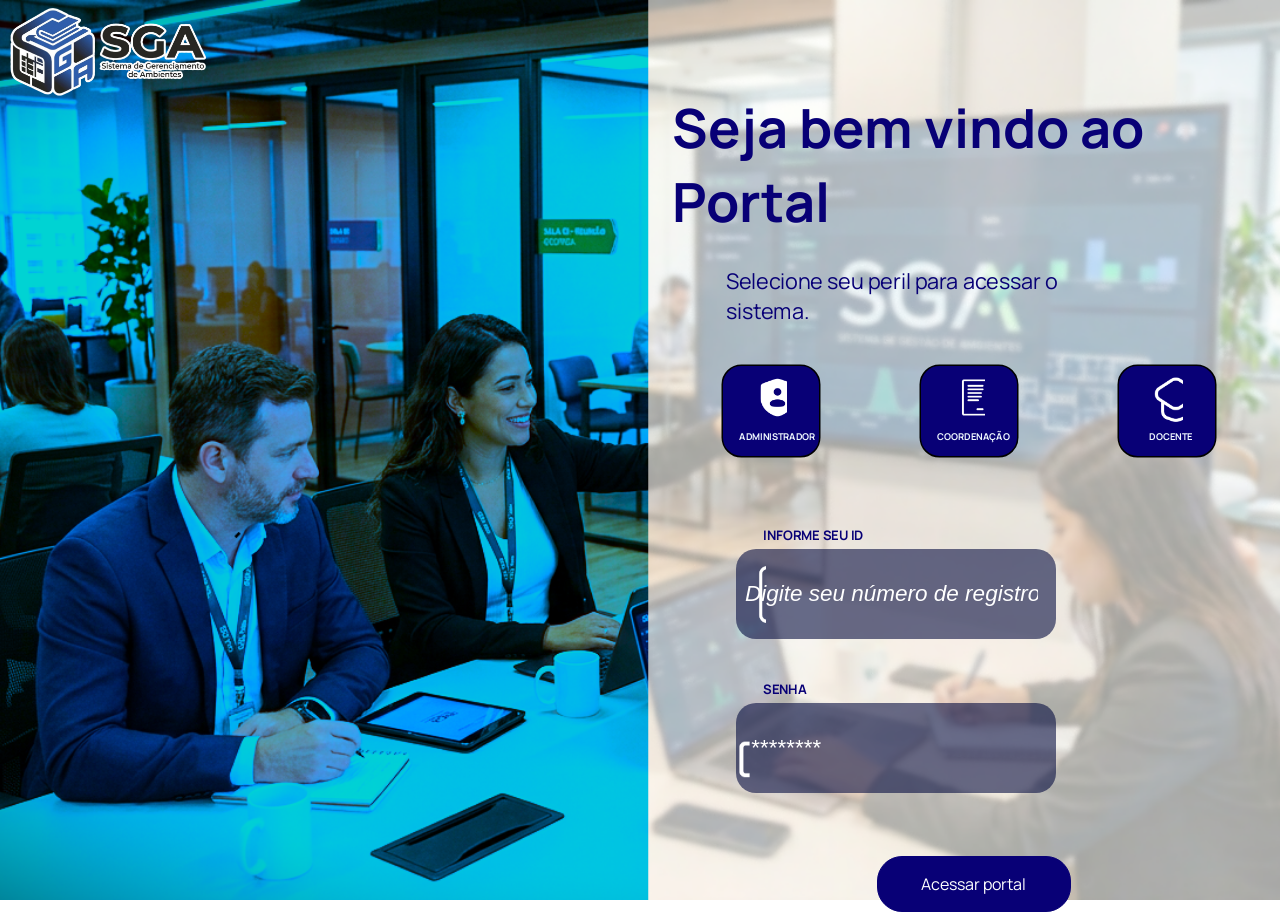
<file: index.html>
<!DOCTYPE html>
<html lang="en">
<head>
    <meta charset="UTF-8">
    <meta name="viewport" content="width=device-width, initial-scale=1.0">
    <title>Portal - Bem Vindo!</title>
    <img src="assets/logo2.png" width="200">
    <link rel="stylesheet" href="index.css">
    <style>
        body{
        background-image: url('assets/opcao1.png');
        background-repeat: no-repeat;
        background-attachment: fixed;
        background-size: cover;
        background-position: center;
        }
    </style>
</head>

<body>
    <div class="login">
    <div class="bem-vindo">
        <h2>Seja bem vindo ao Portal</h2>
    </div>
    <div class="acesso">
        <p>Selecione seu peril para acessar o sistema.</p>
    </div>
    <div class="botoes">
        <div class="adm">
            <div class="shield">
            </div>
            <div class="shield1"> <h3>ADMINISTRADOR</h3>
            </div>
        </div>
         <div class="coord">
            <div class="paper">
            </div>
            <div class="paper1"> <h3>COORDENAÇÃO</h3>
            </div>
        </div>
        <div class="docente">
            <div class="doc">
            </div>
            <div class="prof"> <h3>DOCENTE</h3>
            </div>
        </div>
    </div>
    <div class="sn"><h3>INFORME SEU ID</h3></div>
     <article class = "id">
    
        <input class="registro" 
             placeholder="Digite seu número de registro" 
                type="text"/>
   <style>
        /* Estilo do campo e do texto digitado */
        .registro {
            color: #ffffff; /* Texto digitado cinza escuro */
            padding: 10px;
            border: none;
            width: 40vw;
        
        }

        /* Estilo específico do placeholder */
        .registro::placeholder {
            color: #ffffff; /* Placeholder laranja */
            opacity: 1;
            border: none;
            width: 40vw;
        }
     </style>

     <div class="cracha"></div>

    </article>

<div class="senha2"><h3>SENHA</h3></div>
    <article class = "codigo">
    
        <div class="block"></div>

        <input class="senha" type="password" placeholder="********">

   <style>
        /* Estilo do campo e do texto digitado */
        .senha {
            color: #ffffff; /* Texto digitado cinza escuro */
            opacity: 1;
            padding: 10px;
            border: none;
            width: 40vw;
            order: 2;
        
        }

        /* Estilo específico do placeholder */
        .senha::placeholder {
            color: #ffffff; /* Placeholder laranja */
            opacity: 1;
            border: none;
            width: 40vw;
            order: 2;
        }
     </style>

     

    </article>

    <div class="entrar">
        <p style="color:white">Acessar portal</p>
    </div>

    </div>



                

    <script src="index.js"></script>
</body>
</html>
</file>
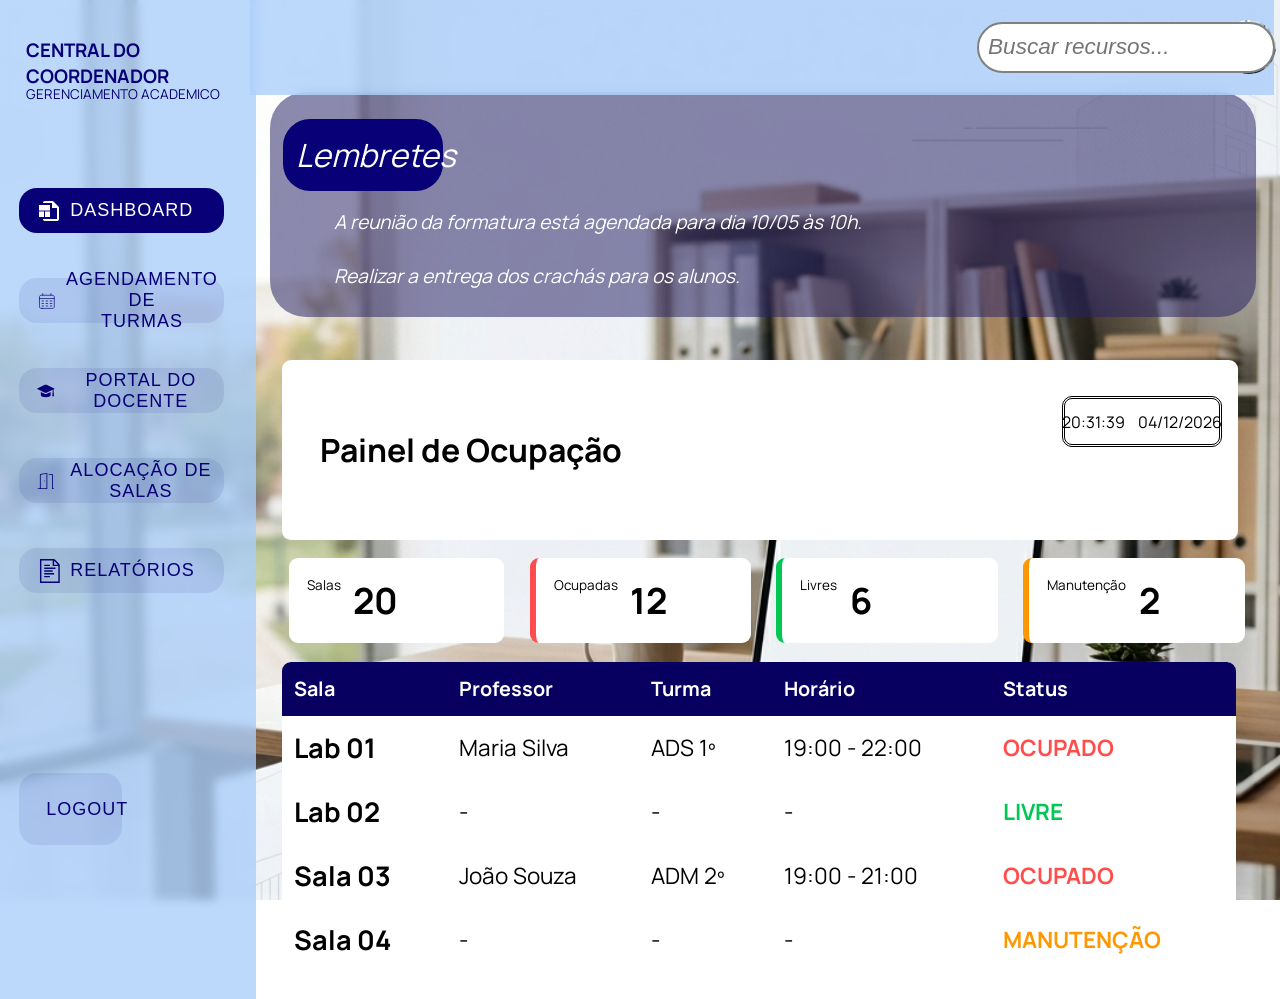
<file: tela_coordenador/index.html>
<!DOCTYPE html>
<html lang="en">
<head>
    <meta charset="UTF-8">
    <meta name="viewport" content="width=device-width, initial-scale=1.0">
    <title>Central do Coordenador</title>
    <link rel="stylesheet" href="index.css">

    <style>
        body{
            background-image: url('assets/coordenacao.png');
            background-repeat: no-repeat;
            background-attachment: fixed;
            background-size: cover;
            background-position: center;
            }
    </style>

</head>

<body>
<div class="corpo">
    <div class="coluna_menu">
        <div class="perfil">
            <h3>CENTRAL DO <br>COORDENADOR</h3>
            <p style="margin-top: -2.5vh; font-size: 1.5vh;">GERENCIAMENTO ACADEMICO</p>
        </div>

        <button type="button" class="painel">
            <svg fill="#ffffff" width="24px" height="24px" viewBox="0 0 24 24" xmlns="http://www.w3.org/2000/svg" stroke="#ffffff" stroke-width="0.00024000000000000003"><g id="SVGRepo_bgCarrier" stroke-width="0"></g><g id="SVGRepo_tracerCarrier" stroke-linecap="round" stroke-linejoin="round"></g><g id="SVGRepo_iconCarrier"> <path d="M15.991 2H7.97897C7.44774 2 6.93827 2.21071 6.56263 2.58579C6.187 2.96086 5.97596 3.46957 5.97596 4H14.9895V9H19.997V20H5.97596C5.97596 20.5304 6.187 21.0391 6.56263 21.4142C6.93827 21.7893 7.44774 22 7.97897 22H19.997C20.5282 22 21.0377 21.7893 21.4133 21.4142C21.789 21.0391 22 20.5304 22 20V8L15.991 2Z"></path> <path d="M13.0165 12.46H8.00901V18H13.0165V12.46Z"></path> <path d="M13.0165 6H2V11.54H13.0165V6Z"></path> <path d="M7.00751 12.46H2V18H7.00751V12.46Z"></path> </g></svg>
            <span>DASHBOARD</span>
        </button>

        <button type="button" class="agendamento">
            <svg width="24px" height="24px" viewBox="0 0 24 24" fill="none" xmlns="http://www.w3.org/2000/svg" stroke="#080076"><g id="SVGRepo_bgCarrier" stroke-width="0"></g><g id="SVGRepo_tracerCarrier" stroke-linecap="round" stroke-linejoin="round"></g><g id="SVGRepo_iconCarrier"> <path d="M3 9H21M7 3V5M17 3V5M6 12H8M11 12H13M16 12H18M6 15H8M11 15H13M16 15H18M6 18H8M11 18H13M16 18H18M6.2 21H17.8C18.9201 21 19.4802 21 19.908 20.782C20.2843 20.5903 20.5903 20.2843 20.782 19.908C21 19.4802 21 18.9201 21 17.8V8.2C21 7.07989 21 6.51984 20.782 6.09202C20.5903 5.71569 20.2843 5.40973 19.908 5.21799C19.4802 5 18.9201 5 17.8 5H6.2C5.0799 5 4.51984 5 4.09202 5.21799C3.71569 5.40973 3.40973 5.71569 3.21799 6.09202C3 6.51984 3 7.07989 3 8.2V17.8C3 18.9201 3 19.4802 3.21799 19.908C3.40973 20.2843 3.71569 20.5903 4.09202 20.782C4.51984 21 5.07989 21 6.2 21Z" stroke="#080076" stroke-width="0.8399999999999999" stroke-linecap="round"></path> </g></svg>
            <span>AGENDAMENTO DE <br>TURMAS</span>
        </button>

        <button type="button" class="portal">
            <svg height="24px" width="24px" version="1.1" id="_x32_" xmlns="http://www.w3.org/2000/svg" xmlns:xlink="http://www.w3.org/1999/xlink" viewBox="0 0 512.00 512.00" xml:space="preserve" fill="#080076" stroke="#080076" stroke-width="0.00512"><g id="SVGRepo_bgCarrier" stroke-width="0"></g><g id="SVGRepo_tracerCarrier" stroke-linecap="round" stroke-linejoin="round"></g><g id="SVGRepo_iconCarrier"> <style type="text/css"> .st0{fill:#080076;} </style> <g> <path class="st0" d="M505.837,180.418L279.265,76.124c-7.349-3.385-15.177-5.093-23.265-5.093c-8.088,0-15.914,1.708-23.265,5.093 L6.163,180.418C2.418,182.149,0,185.922,0,190.045s2.418,7.896,6.163,9.627l226.572,104.294c7.349,3.385,15.177,5.101,23.265,5.101 c8.088,0,15.916-1.716,23.267-5.101l178.812-82.306v82.881c-7.096,0.8-12.63,6.84-12.63,14.138c0,6.359,4.208,11.864,10.206,13.618 l-12.092,79.791h55.676l-12.09-79.791c5.996-1.754,10.204-7.259,10.204-13.618c0-7.298-5.534-13.338-12.63-14.138v-95.148 l21.116-9.721c3.744-1.731,6.163-5.504,6.163-9.627S509.582,182.149,505.837,180.418z"></path> <path class="st0" d="M256,346.831c-11.246,0-22.143-2.391-32.386-7.104L112.793,288.71v101.638 c0,22.314,67.426,50.621,143.207,50.621c75.782,0,143.209-28.308,143.209-50.621V288.71l-110.827,51.017 C278.145,344.44,267.25,346.831,256,346.831z"></path> </g> </g></svg>
            <span>PORTAL DO DOCENTE</span>
        </button>

        <button type="button" class="salas">
            <svg fill="#080076" width="24px" height="24px" viewBox="0 0 32 32" version="1.1" xmlns="http://www.w3.org/2000/svg"><g id="SVGRepo_bgCarrier" stroke-width="0"></g><g id="SVGRepo_tracerCarrier" stroke-linecap="round" stroke-linejoin="round"></g><g id="SVGRepo_iconCarrier"> <title>door-open</title> <path d="M30 29.25h-1.25v-25.25c-0-0.414-0.336-0.75-0.75-0.75h-6c-0.414 0-0.75 0.336-0.75 0.75s0.336 0.75 0.75 0.75v0h5.25v25.25c0 0.414 0.336 0.75 0.75 0.75h2c0.414 0 0.75-0.336 0.75-0.75s-0.336-0.75-0.75-0.75v0zM17.853 1.26l-11.977 2c-0.357 0.062-0.626 0.37-0.626 0.74 0 0 0 0 0 0v0 25.25h-3.25c-0.414 0-0.75 0.336-0.75 0.75s0.336 0.75 0.75 0.75v0h15.977c0.414-0 0.75-0.336 0.75-0.75v0-28c-0.001-0.414-0.337-0.75-0.751-0.75-0.043 0-0.086 0.004-0.127 0.011l0.004-0.001zM6.75 29.25v-24.615l10.477-1.749v26.364zM13.979 15.3c-0.082-0.030-0.177-0.048-0.276-0.048-0.21 0-0.401 0.079-0.545 0.209l0.001-0.001c-0.136 0.139-0.22 0.33-0.22 0.54s0.084 0.401 0.22 0.54l-0-0c0.145 0.122 0.334 0.197 0.539 0.199h0.001c0.1-0.002 0.197-0.016 0.288-0.042l-0.008 0.002c0.094-0.039 0.173-0.092 0.24-0.159v0c0.136-0.139 0.22-0.33 0.22-0.54s-0.084-0.401-0.22-0.54l0 0c-0.067-0.068-0.147-0.122-0.236-0.158l-0.005-0.002z"></path> </g></svg>
            <span>ALOCAÇÃO DE SALAS</span>
        </button>

        <button type="button" class="relatorios">
            <svg fill="#080076" width="24px" height="24px" viewBox="0 0 1920 1920" xmlns="http://www.w3.org/2000/svg"><g id="SVGRepo_bgCarrier" stroke-width="0"></g><g id="SVGRepo_tracerCarrier" stroke-linecap="round" stroke-linejoin="round"></g><g id="SVGRepo_iconCarrier"> <path d="M1706.235 1807.059H350.941V112.94h903.53v451.765h451.764v1242.353Zm-338.823-1670.74 315.443 315.447h-315.443V136.32Zm402.182 242.487L1440.372 49.58C1408.296 17.62 1365.717 0 1320.542 0H238v1920h1581.175V498.635c0-45.176-17.618-87.755-49.58-119.83ZM576.823 1242.353h790.589v-112.94H576.823v112.94Zm0-451.765h903.53V677.647h-903.53v112.941Zm0 677.647h451.765v-112.941H576.823v112.941Zm0-451.764h677.648V903.53H576.823v112.941Zm0-451.765h451.765V451.765H576.823v112.941Z" fill-rule="evenodd"></path> </g></svg>
            <span>RELATÓRIOS</span>
        </button>

        <button type="button" class="logout">
            <svg fill="#080076" width="24px" height="24px" viewBox="0 0 32 32" version="1.1" xmlns="http://www.w3.org/2000/svg"><g id="SVGRepo_bgCarrier" stroke-width="0"></g><g id="SVGRepo_tracerCarrier" stroke-linecap="round" stroke-linejoin="round"></g><g id="SVGRepo_iconCarrier"> <path d="M3.651 16.989h17.326c0.553 0 1-0.448 1-1s-0.447-1-1-1h-17.264l3.617-3.617c0.391-0.39 0.391-1.024 0-1.414s-1.024-0.39-1.414 0l-5.907 6.062 5.907 6.063c0.196 0.195 0.451 0.293 0.707 0.293s0.511-0.098 0.707-0.293c0.391-0.39 0.391-1.023 0-1.414zM29.989 0h-17c-1.105 0-2 0.895-2 2v9h2.013v-7.78c0-0.668 0.542-1.21 1.21-1.21h14.523c0.669 0 1.21 0.542 1.21 1.21l0.032 25.572c0 0.668-0.541 1.21-1.21 1.21h-14.553c-0.668 0-1.21-0.542-1.21-1.21v-7.824l-2.013 0.003v9.030c0 1.105 0.895 2 2 2h16.999c1.105 0 2.001-0.895 2.001-2v-28c-0-1.105-0.896-2-2-2z"></path> </g></svg>
            <span>LOGOUT</span>
        </button>
    </div>

    

    <div class="alerta">
        <div class="alerta-titulo">
            Lembretes
        </div>
        <div class="alerta-texto">
            <p>A reunião da formatura está agendada para dia 10/05 às 10h.<br>
            Realizar a entrega dos crachás para os alunos.</p>
        </div>
    </div>
    <div class="indicadores">

    <div class="topo">
        <h1>Painel de Ocupação</h1>
        <div class="relogio-container">
            <div id="relogio">00:00:00</div>
            <div id="data">Data</div>
    </div>
    </div>

        <div class="resumo">
    <div class="card">
        <span>Salas</span>
        <strong>20</strong>
    </div>

    <div class="card ocupado">
        <span>Ocupadas</span>
        <strong>12</strong>
    </div>

    <div class="card livre">
        <span>Livres</span>
        <strong>6</strong>
    </div>

    <div class="card manutencao">
        <span>Manutenção</span>
        <strong>2</strong>
    </div>
</div>

<div class="tabela-corpo">
<table class="tabela">
    <thead>
        <tr>
            <th>Sala</th>
            <th>Professor</th>
            <th>Turma</th>
            <th>Horário</th>
            <th>Status</th>
        </tr>
    </thead>

    <tbody>
        <tr>
            <td>Lab 01</td>
            <td>Maria Silva</td>
            <td>ADS 1º</td>
            <td>19:00 - 22:00</td>
            <td class="ocupado">OCUPADO</td>
        </tr>

        <tr>
            <td>Lab 02</td>
            <td>-</td>
            <td>-</td>
            <td>-</td>
            <td class="livre">LIVRE</td>
        </tr>

        <tr>
            <td>Sala 03</td>
            <td>João Souza</td>
            <td>ADM 2º</td>
            <td>19:00 - 21:00</td>
            <td class="ocupado">OCUPADO</td>
        </tr>

        <tr>
            <td>Sala 04</td>
            <td>-</td>
            <td>-</td>
            <td>-</td>
            <td class="manutencao">MANUTENÇÃO</td>
        </tr>
    </tbody>
</table>
    </div>

<div class="pesquisa">
        <button type="button" class="avatar">
        </button>

        <button type="button" class="settings">
            <svg width="24px" height="24px" viewBox="0 0 24 24" fill="none" xmlns="http://www.w3.org/2000/svg"><g id="SVGRepo_bgCarrier" stroke-width="0"></g><g id="SVGRepo_tracerCarrier" stroke-linecap="round" stroke-linejoin="round"></g><g id="SVGRepo_iconCarrier"> <path fill-rule="evenodd" clip-rule="evenodd" d="M11.5 1C10.9477 1 10.5 1.44772 10.5 2V3H9.99998C7.23864 3 4.99999 5.23825 4.99999 7.99975V11C4.99999 11.7377 4.76718 12.5722 4.39739 13.4148C4.03165 14.2482 3.55876 15.0294 3.14142 15.6439C2.38188 16.7624 2.85216 18.5301 4.40564 18.8103C5.42144 18.9935 6.85701 19.2115 8.54656 19.3527C8.54454 19.4015 8.54352 19.4506 8.54352 19.5C8.54352 21.433 10.1105 23 12.0435 23C13.9765 23 15.5435 21.433 15.5435 19.5C15.5435 19.4482 15.5424 19.3966 15.5402 19.3453C17.1921 19.204 18.596 18.9903 19.5943 18.8103C21.1478 18.5301 21.6181 16.7624 20.8586 15.6439C20.4412 15.0294 19.9683 14.2482 19.6026 13.4148C19.2328 12.5722 19 11.7377 19 11V7.99975C19 5.23825 16.7613 3 14 3H13.5V2C13.5 1.44772 13.0523 1 12.5 1H11.5ZM12 19.5C12.5113 19.5 13.0122 19.4898 13.4997 19.4715C13.5076 20.2758 12.8541 20.9565 12.0435 20.9565C11.2347 20.9565 10.5803 20.2778 10.5872 19.4747C11.0473 19.491 11.5191 19.5 12 19.5ZM9.99998 5C8.34305 5 6.99999 6.34298 6.99999 7.99975V11C6.99999 12.1234 6.65547 13.2463 6.22878 14.2186C5.79804 15.2 5.25528 16.0911 4.79599 16.7675C4.78578 16.7825 4.78102 16.7969 4.77941 16.8113C4.77797 16.8242 4.77919 16.8362 4.78167 16.8458C6.3644 17.1303 9.00044 17.5 12 17.5C14.9995 17.5 17.6356 17.1303 19.2183 16.8458C19.2208 16.8362 19.222 16.8242 19.2206 16.8113C19.2189 16.7969 19.2142 16.7825 19.204 16.7675C18.7447 16.0911 18.2019 15.2 17.7712 14.2186C17.3445 13.2463 17 12.1234 17 11V7.99975C17 6.34298 15.6569 5 14 5H9.99998Z" fill="#080060"></path> </g></svg>
        </button>

        <button type="button" class="notifications">
            <svg width="24px" height="24px" viewBox="0 0 24.00 24.00" fill="none" xmlns="http://www.w3.org/2000/svg" stroke="#080060" stroke-width="0.00024000000000000003"><g id="SVGRepo_bgCarrier" stroke-width="0"></g><g id="SVGRepo_tracerCarrier" stroke-linecap="round" stroke-linejoin="round"></g><g id="SVGRepo_iconCarrier"> <path fill-rule="evenodd" clip-rule="evenodd" d="M12 8.00002C9.79085 8.00002 7.99999 9.79088 7.99999 12C7.99999 14.2092 9.79085 16 12 16C14.2091 16 16 14.2092 16 12C16 9.79088 14.2091 8.00002 12 8.00002ZM9.99999 12C9.99999 10.8955 10.8954 10 12 10C13.1046 10 14 10.8955 14 12C14 13.1046 13.1046 14 12 14C10.8954 14 9.99999 13.1046 9.99999 12Z" fill="#080060"></path> <path fill-rule="evenodd" clip-rule="evenodd" d="M12 8.00002C9.79085 8.00002 7.99999 9.79088 7.99999 12C7.99999 14.2092 9.79085 16 12 16C14.2091 16 16 14.2092 16 12C16 9.79088 14.2091 8.00002 12 8.00002ZM9.99999 12C9.99999 10.8955 10.8954 10 12 10C13.1046 10 14 10.8955 14 12C14 13.1046 13.1046 14 12 14C10.8954 14 9.99999 13.1046 9.99999 12Z" fill="#080060"></path> <path fill-rule="evenodd" clip-rule="evenodd" d="M10.7673 1.01709C10.9925 0.999829 11.2454 0.99993 11.4516 1.00001L12.5484 1.00001C12.7546 0.99993 13.0075 0.999829 13.2327 1.01709C13.4989 1.03749 13.8678 1.08936 14.2634 1.26937C14.7635 1.49689 15.1915 1.85736 15.5007 2.31147C15.7454 2.67075 15.8592 3.0255 15.9246 3.2843C15.9799 3.50334 16.0228 3.75249 16.0577 3.9557L16.1993 4.77635L16.2021 4.77788C16.2369 4.79712 16.2715 4.81659 16.306 4.8363L16.3086 4.83774L17.2455 4.49865C17.4356 4.42978 17.6693 4.34509 17.8835 4.28543C18.1371 4.2148 18.4954 4.13889 18.9216 4.17026C19.4614 4.20998 19.9803 4.39497 20.4235 4.70563C20.7734 4.95095 21.0029 5.23636 21.1546 5.4515C21.2829 5.63326 21.4103 5.84671 21.514 6.02029L22.0158 6.86003C22.1256 7.04345 22.2594 7.26713 22.3627 7.47527C22.4843 7.7203 22.6328 8.07474 22.6777 8.52067C22.7341 9.08222 22.6311 9.64831 22.3803 10.1539C22.1811 10.5554 21.9171 10.8347 21.7169 11.0212C21.5469 11.1795 21.3428 11.3417 21.1755 11.4746L20.5 12L21.1755 12.5254C21.3428 12.6584 21.5469 12.8205 21.7169 12.9789C21.9171 13.1653 22.1811 13.4446 22.3802 13.8461C22.631 14.3517 22.7341 14.9178 22.6776 15.4794C22.6328 15.9253 22.4842 16.2797 22.3626 16.5248C22.2593 16.7329 22.1255 16.9566 22.0158 17.14L21.5138 17.9799C21.4102 18.1535 21.2828 18.3668 21.1546 18.5485C21.0028 18.7637 20.7734 19.0491 20.4234 19.2944C19.9803 19.6051 19.4613 19.7901 18.9216 19.8298C18.4954 19.8612 18.1371 19.7852 17.8835 19.7146C17.6692 19.6549 17.4355 19.5703 17.2454 19.5014L16.3085 19.1623L16.306 19.1638C16.2715 19.1835 16.2369 19.2029 16.2021 19.2222L16.1993 19.2237L16.0577 20.0443C16.0228 20.2475 15.9799 20.4967 15.9246 20.7157C15.8592 20.9745 15.7454 21.3293 15.5007 21.6886C15.1915 22.1427 14.7635 22.5032 14.2634 22.7307C13.8678 22.9107 13.4989 22.9626 13.2327 22.983C13.0074 23.0002 12.7546 23.0001 12.5484 23H11.4516C11.2454 23.0001 10.9925 23.0002 10.7673 22.983C10.5011 22.9626 10.1322 22.9107 9.73655 22.7307C9.23648 22.5032 8.80849 22.1427 8.49926 21.6886C8.25461 21.3293 8.14077 20.9745 8.07542 20.7157C8.02011 20.4967 7.97723 20.2475 7.94225 20.0443L7.80068 19.2237L7.79791 19.2222C7.7631 19.2029 7.72845 19.1835 7.69396 19.1637L7.69142 19.1623L6.75458 19.5014C6.5645 19.5702 6.33078 19.6549 6.11651 19.7146C5.86288 19.7852 5.50463 19.8611 5.07841 19.8298C4.53866 19.7901 4.01971 19.6051 3.57654 19.2944C3.2266 19.0491 2.99714 18.7637 2.84539 18.5485C2.71718 18.3668 2.58974 18.1534 2.4861 17.9798L1.98418 17.14C1.87447 16.9566 1.74067 16.7329 1.63737 16.5248C1.51575 16.2797 1.36719 15.9253 1.32235 15.4794C1.26588 14.9178 1.36897 14.3517 1.61976 13.8461C1.81892 13.4446 2.08289 13.1653 2.28308 12.9789C2.45312 12.8205 2.65717 12.6584 2.82449 12.5254L3.47844 12.0054V11.9947L2.82445 11.4746C2.65712 11.3417 2.45308 11.1795 2.28304 11.0212C2.08285 10.8347 1.81888 10.5554 1.61972 10.1539C1.36893 9.64832 1.26584 9.08224 1.3223 8.52069C1.36714 8.07476 1.51571 7.72032 1.63732 7.47528C1.74062 7.26715 1.87443 7.04347 1.98414 6.86005L2.48605 6.02026C2.58969 5.84669 2.71714 5.63326 2.84534 5.45151C2.9971 5.23637 3.22655 4.95096 3.5765 4.70565C4.01966 4.39498 4.53862 4.20999 5.07837 4.17027C5.50458 4.1389 5.86284 4.21481 6.11646 4.28544C6.33072 4.34511 6.56444 4.4298 6.75451 4.49867L7.69141 4.83775L7.69394 4.8363C7.72844 4.8166 7.7631 4.79712 7.79791 4.77788L7.80068 4.77635L7.94225 3.95571C7.97723 3.7525 8.02011 3.50334 8.07542 3.2843C8.14077 3.0255 8.25461 2.67075 8.49926 2.31147C8.80849 1.85736 9.23648 1.49689 9.73655 1.26937C10.1322 1.08936 10.5011 1.03749 10.7673 1.01709ZM14.0938 4.3363C14.011 3.85634 13.9696 3.61637 13.8476 3.43717C13.7445 3.2858 13.6019 3.16564 13.4352 3.0898C13.2378 3.00002 12.9943 3.00002 12.5073 3.00002H11.4927C11.0057 3.00002 10.7621 3.00002 10.5648 3.0898C10.3981 3.16564 10.2555 3.2858 10.1524 3.43717C10.0304 3.61637 9.98895 3.85634 9.90615 4.3363L9.75012 5.24064C9.69445 5.56333 9.66662 5.72467 9.60765 5.84869C9.54975 5.97047 9.50241 6.03703 9.40636 6.13166C9.30853 6.22804 9.12753 6.3281 8.76554 6.52822C8.73884 6.54298 8.71227 6.55791 8.68582 6.57302C8.33956 6.77078 8.16643 6.86966 8.03785 6.90314C7.91158 6.93602 7.83293 6.94279 7.70289 6.93196C7.57049 6.92094 7.42216 6.86726 7.12551 6.7599L6.11194 6.39308C5.66271 6.2305 5.43809 6.14921 5.22515 6.16488C5.04524 6.17811 4.87225 6.23978 4.72453 6.34333C4.5497 6.46589 4.42715 6.67094 4.18206 7.08103L3.72269 7.84965C3.46394 8.2826 3.33456 8.49907 3.31227 8.72078C3.29345 8.90796 3.32781 9.09665 3.41141 9.26519C3.51042 9.4648 3.7078 9.62177 4.10256 9.9357L4.82745 10.5122C5.07927 10.7124 5.20518 10.8126 5.28411 10.9199C5.36944 11.036 5.40583 11.1114 5.44354 11.2504C5.47844 11.379 5.47844 11.586 5.47844 12C5.47844 12.414 5.47844 12.621 5.44354 12.7497C5.40582 12.8887 5.36944 12.9641 5.28413 13.0801C5.20518 13.1875 5.07927 13.2876 4.82743 13.4879L4.10261 14.0643C3.70785 14.3783 3.51047 14.5352 3.41145 14.7349C3.32785 14.9034 3.29349 15.0921 3.31231 15.2793C3.33461 15.501 3.46398 15.7174 3.72273 16.1504L4.1821 16.919C4.4272 17.3291 4.54974 17.5342 4.72457 17.6567C4.8723 17.7603 5.04528 17.8219 5.2252 17.8352C5.43813 17.8508 5.66275 17.7695 6.11199 17.607L7.12553 17.2402C7.42216 17.1328 7.5705 17.0791 7.7029 17.0681C7.83294 17.0573 7.91159 17.064 8.03786 17.0969C8.16644 17.1304 8.33956 17.2293 8.68582 17.427C8.71228 17.4421 8.73885 17.4571 8.76554 17.4718C9.12753 17.6719 9.30853 17.772 9.40635 17.8684C9.50241 17.963 9.54975 18.0296 9.60765 18.1514C9.66662 18.2754 9.69445 18.4367 9.75012 18.7594L9.90615 19.6637C9.98895 20.1437 10.0304 20.3837 10.1524 20.5629C10.2555 20.7142 10.3981 20.8344 10.5648 20.9102C10.7621 21 11.0057 21 11.4927 21H12.5073C12.9943 21 13.2378 21 13.4352 20.9102C13.6019 20.8344 13.7445 20.7142 13.8476 20.5629C13.9696 20.3837 14.011 20.1437 14.0938 19.6637L14.2499 18.7594C14.3055 18.4367 14.3334 18.2754 14.3923 18.1514C14.4502 18.0296 14.4976 17.963 14.5936 17.8684C14.6915 17.772 14.8725 17.6719 15.2344 17.4718C15.2611 17.4571 15.2877 17.4421 15.3141 17.427C15.6604 17.2293 15.8335 17.1304 15.9621 17.0969C16.0884 17.064 16.167 17.0573 16.2971 17.0681C16.4295 17.0791 16.5778 17.1328 16.8744 17.2402L17.888 17.607C18.3372 17.7696 18.5619 17.8509 18.7748 17.8352C18.9547 17.8219 19.1277 17.7603 19.2754 17.6567C19.4502 17.5342 19.5728 17.3291 19.8179 16.919L20.2773 16.1504C20.536 15.7175 20.6654 15.501 20.6877 15.2793C20.7065 15.0921 20.6721 14.9034 20.5885 14.7349C20.4895 14.5353 20.2921 14.3783 19.8974 14.0643L19.1726 13.4879C18.9207 13.2876 18.7948 13.1875 18.7159 13.0801C18.6306 12.9641 18.5942 12.8887 18.5564 12.7497C18.5215 12.6211 18.5215 12.414 18.5215 12C18.5215 11.586 18.5215 11.379 18.5564 11.2504C18.5942 11.1114 18.6306 11.036 18.7159 10.9199C18.7948 10.8126 18.9207 10.7124 19.1725 10.5122L19.8974 9.9357C20.2922 9.62176 20.4896 9.46479 20.5886 9.26517C20.6722 9.09664 20.7065 8.90795 20.6877 8.72076C20.6654 8.49906 20.5361 8.28259 20.2773 7.84964L19.8179 7.08102C19.5728 6.67093 19.4503 6.46588 19.2755 6.34332C19.1277 6.23977 18.9548 6.1781 18.7748 6.16486C18.5619 6.14919 18.3373 6.23048 17.888 6.39307L16.8745 6.75989C16.5778 6.86725 16.4295 6.92093 16.2971 6.93195C16.167 6.94278 16.0884 6.93601 15.9621 6.90313C15.8335 6.86965 15.6604 6.77077 15.3142 6.57302C15.2877 6.55791 15.2611 6.54298 15.2345 6.52822C14.8725 6.3281 14.6915 6.22804 14.5936 6.13166C14.4976 6.03703 14.4502 5.97047 14.3923 5.84869C14.3334 5.72467 14.3055 5.56332 14.2499 5.24064L14.0938 4.3363Z" fill="#080060"></path> </g></svg>
        </button>
        
        <input class="pesquisar" placeholder="Buscar recursos..." type="text"/>
                          
    </div>
                
</div>
    <script src="index.js"></script>
</body>
</html>
</file>
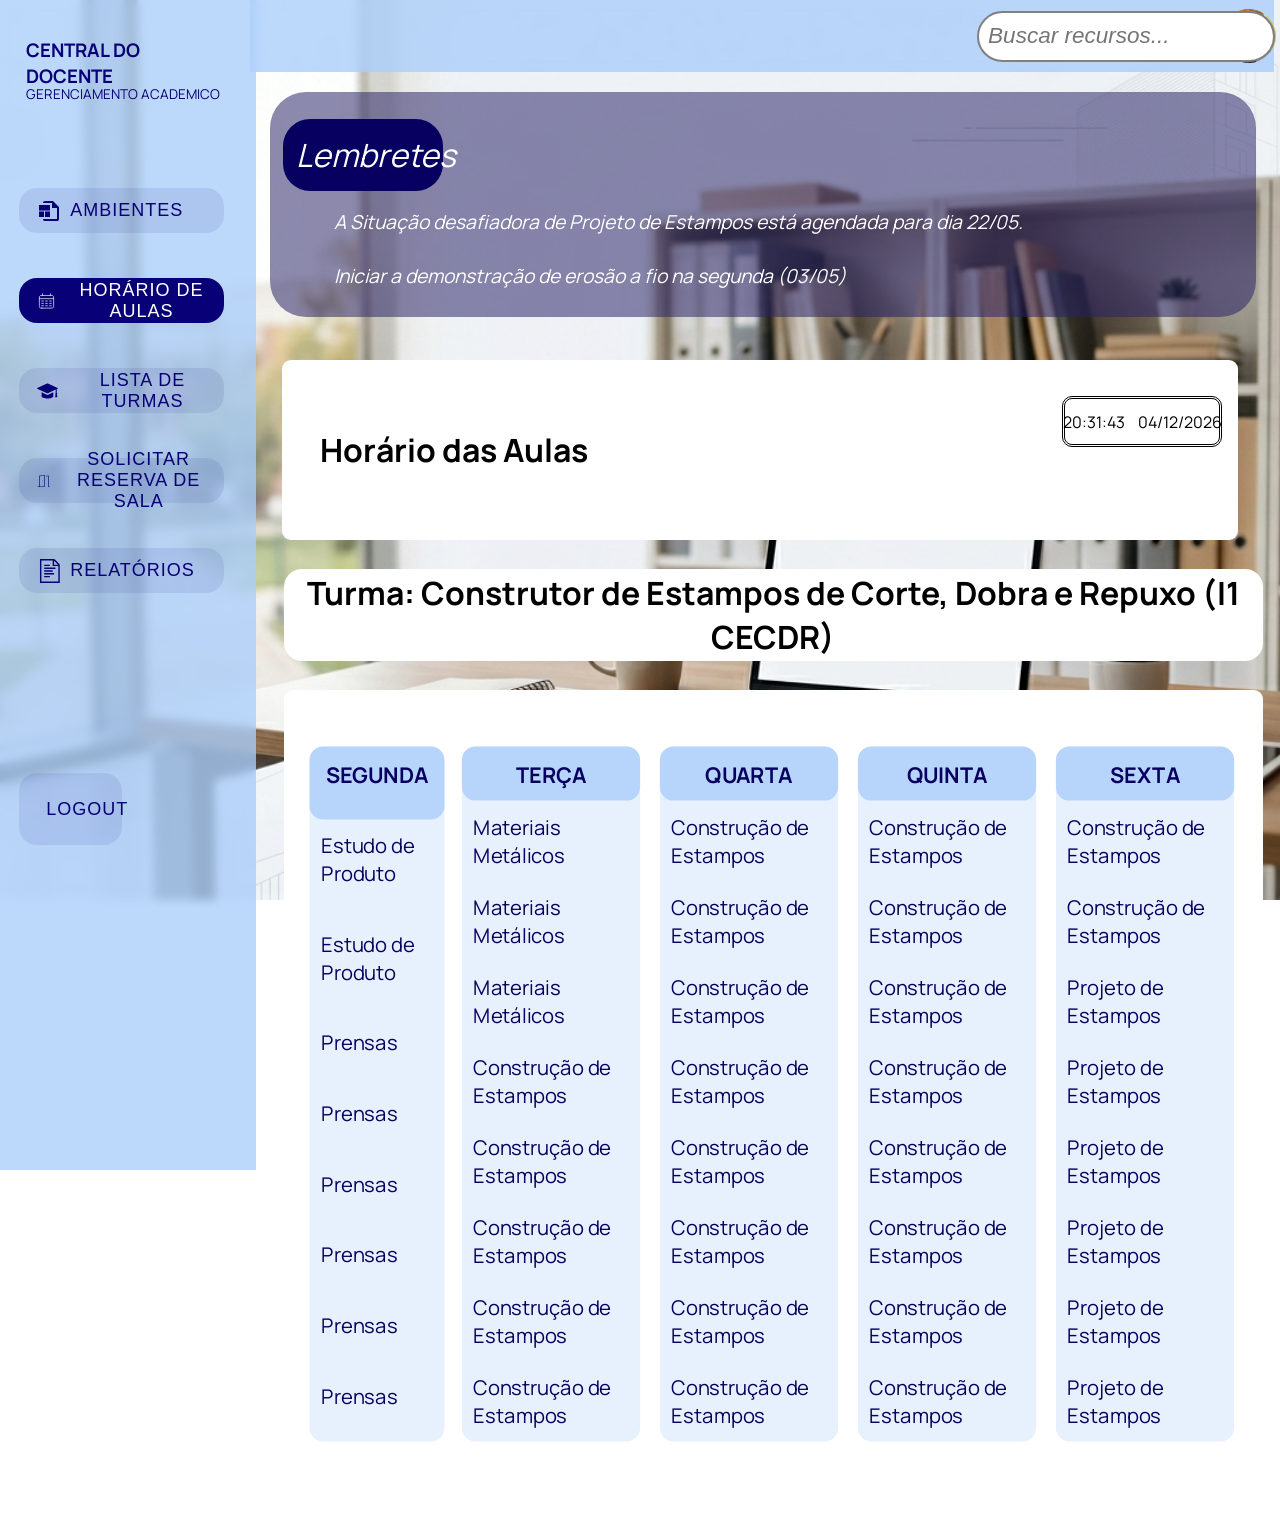
<file: tela_docente/index.html>
<!DOCTYPE html>
<html lang="en">
<head>
    <meta charset="UTF-8">
    <meta name="viewport" content="width=device-width, initial-scale=1.0">
    <title>Central do Docente</title>
    <link rel="stylesheet" href="index.css">

    <style>
        body{
            background-image: url('assets/coordenacao.png');
            background-repeat: no-repeat;
            background-attachment: fixed;
            background-size: cover;
            background-position: center;
            }
    </style>

</head>

<body>
<div class="corpo">
    <div class="coluna_menu">
        <div class="perfil">
            <h3>CENTRAL DO <br>DOCENTE</h3>
            <p style="margin-top: -2.5vh; font-size: 1.5vh;">GERENCIAMENTO ACADEMICO</p>
        </div>

        <button type="button" class="ambientes">
            <svg fill="#080076" width="24px" height="24px" viewBox="0 0 24 24" xmlns="http://www.w3.org/2000/svg" stroke="#ffffff" stroke-width="0.00024000000000000003"><g id="SVGRepo_bgCarrier" stroke-width="0"></g><g id="SVGRepo_tracerCarrier" stroke-linecap="round" stroke-linejoin="round"></g><g id="SVGRepo_iconCarrier"> <path d="M15.991 2H7.97897C7.44774 2 6.93827 2.21071 6.56263 2.58579C6.187 2.96086 5.97596 3.46957 5.97596 4H14.9895V9H19.997V20H5.97596C5.97596 20.5304 6.187 21.0391 6.56263 21.4142C6.93827 21.7893 7.44774 22 7.97897 22H19.997C20.5282 22 21.0377 21.7893 21.4133 21.4142C21.789 21.0391 22 20.5304 22 20V8L15.991 2Z"></path> <path d="M13.0165 12.46H8.00901V18H13.0165V12.46Z"></path> <path d="M13.0165 6H2V11.54H13.0165V6Z"></path> <path d="M7.00751 12.46H2V18H7.00751V12.46Z"></path> </g></svg>
            <span>AMBIENTES</span>
        </button>

        <button type="button" class="horario">
            <svg width="24px" height="24px" viewBox="0 0 24 24" fill="none" xmlns="http://www.w3.org/2000/svg" stroke="#080076"><g id="SVGRepo_bgCarrier" stroke-width="0"></g><g id="SVGRepo_tracerCarrier" stroke-linecap="round" stroke-linejoin="round"></g><g id="SVGRepo_iconCarrier"> <path d="M3 9H21M7 3V5M17 3V5M6 12H8M11 12H13M16 12H18M6 15H8M11 15H13M16 15H18M6 18H8M11 18H13M16 18H18M6.2 21H17.8C18.9201 21 19.4802 21 19.908 20.782C20.2843 20.5903 20.5903 20.2843 20.782 19.908C21 19.4802 21 18.9201 21 17.8V8.2C21 7.07989 21 6.51984 20.782 6.09202C20.5903 5.71569 20.2843 5.40973 19.908 5.21799C19.4802 5 18.9201 5 17.8 5H6.2C5.0799 5 4.51984 5 4.09202 5.21799C3.71569 5.40973 3.40973 5.71569 3.21799 6.09202C3 6.51984 3 7.07989 3 8.2V17.8C3 18.9201 3 19.4802 3.21799 19.908C3.40973 20.2843 3.71569 20.5903 4.09202 20.782C4.51984 21 5.07989 21 6.2 21Z" stroke="#ffffff" stroke-width="0.8399999999999999" stroke-linecap="round"></path> </g></svg>
            <span>HORÁRIO DE AULAS</span>
        </button>

        <button type="button" class="portal">
            <svg height="24px" width="24px" version="1.1" id="_x32_" xmlns="http://www.w3.org/2000/svg" xmlns:xlink="http://www.w3.org/1999/xlink" viewBox="0 0 512.00 512.00" xml:space="preserve" fill="#080076" stroke="#080076" stroke-width="0.00512"><g id="SVGRepo_bgCarrier" stroke-width="0"></g><g id="SVGRepo_tracerCarrier" stroke-linecap="round" stroke-linejoin="round"></g><g id="SVGRepo_iconCarrier"> <style type="text/css"></style> <g> <path class="st0" d="M505.837,180.418L279.265,76.124c-7.349-3.385-15.177-5.093-23.265-5.093c-8.088,0-15.914,1.708-23.265,5.093 L6.163,180.418C2.418,182.149,0,185.922,0,190.045s2.418,7.896,6.163,9.627l226.572,104.294c7.349,3.385,15.177,5.101,23.265,5.101 c8.088,0,15.916-1.716,23.267-5.101l178.812-82.306v82.881c-7.096,0.8-12.63,6.84-12.63,14.138c0,6.359,4.208,11.864,10.206,13.618 l-12.092,79.791h55.676l-12.09-79.791c5.996-1.754,10.204-7.259,10.204-13.618c0-7.298-5.534-13.338-12.63-14.138v-95.148 l21.116-9.721c3.744-1.731,6.163-5.504,6.163-9.627S509.582,182.149,505.837,180.418z"></path> <path class="st0" d="M256,346.831c-11.246,0-22.143-2.391-32.386-7.104L112.793,288.71v101.638 c0,22.314,67.426,50.621,143.207,50.621c75.782,0,143.209-28.308,143.209-50.621V288.71l-110.827,51.017 C278.145,344.44,267.25,346.831,256,346.831z"></path> </g> </g></svg>
            <span>LISTA DE TURMAS</span>
        </button>

        <button type="button" class="salas">
            <svg fill="#080076" width="24px" height="24px" viewBox="0 0 32 32" version="1.1" xmlns="http://www.w3.org/2000/svg"><g id="SVGRepo_bgCarrier" stroke-width="0"></g><g id="SVGRepo_tracerCarrier" stroke-linecap="round" stroke-linejoin="round"></g><g id="SVGRepo_iconCarrier"> <title>door-open</title> <path d="M30 29.25h-1.25v-25.25c-0-0.414-0.336-0.75-0.75-0.75h-6c-0.414 0-0.75 0.336-0.75 0.75s0.336 0.75 0.75 0.75v0h5.25v25.25c0 0.414 0.336 0.75 0.75 0.75h2c0.414 0 0.75-0.336 0.75-0.75s-0.336-0.75-0.75-0.75v0zM17.853 1.26l-11.977 2c-0.357 0.062-0.626 0.37-0.626 0.74 0 0 0 0 0 0v0 25.25h-3.25c-0.414 0-0.75 0.336-0.75 0.75s0.336 0.75 0.75 0.75v0h15.977c0.414-0 0.75-0.336 0.75-0.75v0-28c-0.001-0.414-0.337-0.75-0.751-0.75-0.043 0-0.086 0.004-0.127 0.011l0.004-0.001zM6.75 29.25v-24.615l10.477-1.749v26.364zM13.979 15.3c-0.082-0.030-0.177-0.048-0.276-0.048-0.21 0-0.401 0.079-0.545 0.209l0.001-0.001c-0.136 0.139-0.22 0.33-0.22 0.54s0.084 0.401 0.22 0.54l-0-0c0.145 0.122 0.334 0.197 0.539 0.199h0.001c0.1-0.002 0.197-0.016 0.288-0.042l-0.008 0.002c0.094-0.039 0.173-0.092 0.24-0.159v0c0.136-0.139 0.22-0.33 0.22-0.54s-0.084-0.401-0.22-0.54l0 0c-0.067-0.068-0.147-0.122-0.236-0.158l-0.005-0.002z"></path> </g></svg>
            <span>SOLICITAR RESERVA DE SALA</span>
        </button>

        <button type="button" class="relatorios">
            <svg fill="#080076" width="24px" height="24px" viewBox="0 0 1920 1920" xmlns="http://www.w3.org/2000/svg"><g id="SVGRepo_bgCarrier" stroke-width="0"></g><g id="SVGRepo_tracerCarrier" stroke-linecap="round" stroke-linejoin="round"></g><g id="SVGRepo_iconCarrier"> <path d="M1706.235 1807.059H350.941V112.94h903.53v451.765h451.764v1242.353Zm-338.823-1670.74 315.443 315.447h-315.443V136.32Zm402.182 242.487L1440.372 49.58C1408.296 17.62 1365.717 0 1320.542 0H238v1920h1581.175V498.635c0-45.176-17.618-87.755-49.58-119.83ZM576.823 1242.353h790.589v-112.94H576.823v112.94Zm0-451.765h903.53V677.647h-903.53v112.941Zm0 677.647h451.765v-112.941H576.823v112.941Zm0-451.764h677.648V903.53H576.823v112.941Zm0-451.765h451.765V451.765H576.823v112.941Z" fill-rule="evenodd"></path> </g></svg>
            <span>RELATÓRIOS</span>
        </button>

        <button type="button" class="logout">
            <svg fill="#080076" width="24px" height="24px" viewBox="0 0 32 32" version="1.1" xmlns="http://www.w3.org/2000/svg"><g id="SVGRepo_bgCarrier" stroke-width="0"></g><g id="SVGRepo_tracerCarrier" stroke-linecap="round" stroke-linejoin="round"></g><g id="SVGRepo_iconCarrier"> <path d="M3.651 16.989h17.326c0.553 0 1-0.448 1-1s-0.447-1-1-1h-17.264l3.617-3.617c0.391-0.39 0.391-1.024 0-1.414s-1.024-0.39-1.414 0l-5.907 6.062 5.907 6.063c0.196 0.195 0.451 0.293 0.707 0.293s0.511-0.098 0.707-0.293c0.391-0.39 0.391-1.023 0-1.414zM29.989 0h-17c-1.105 0-2 0.895-2 2v9h2.013v-7.78c0-0.668 0.542-1.21 1.21-1.21h14.523c0.669 0 1.21 0.542 1.21 1.21l0.032 25.572c0 0.668-0.541 1.21-1.21 1.21h-14.553c-0.668 0-1.21-0.542-1.21-1.21v-7.824l-2.013 0.003v9.030c0 1.105 0.895 2 2 2h16.999c1.105 0 2.001-0.895 2.001-2v-28c-0-1.105-0.896-2-2-2z"></path> </g></svg>
            <span>LOGOUT</span>
        </button>
    </div>

    

    <div class="alerta">
        <div class="alerta-titulo">
            Lembretes
        </div>
        <div class="alerta-texto">
            <p>A Situação desafiadora de Projeto de Estampos está agendada para dia 22/05.<br>
            Iniciar a demonstração de erosão a fio na segunda (03/05)</p>
        </div>
    </div>
    <div class="indicadores">

    <div class="topo">
        <h1>Horário das Aulas</h1>
        <div class="relogio-container">
            <div id="relogio">00:00:00</div>
            <div id="data">Data</div>
    </div>
    </div>

<div class="pesquisa">
        <button type="button" class="avatar">
        </button>

        <button type="button" class="settings">
            <svg width="24px" height="24px" viewBox="0 0 24 24" fill="none" xmlns="http://www.w3.org/2000/svg"><g id="SVGRepo_bgCarrier" stroke-width="0"></g><g id="SVGRepo_tracerCarrier" stroke-linecap="round" stroke-linejoin="round"></g><g id="SVGRepo_iconCarrier"> <path fill-rule="evenodd" clip-rule="evenodd" d="M11.5 1C10.9477 1 10.5 1.44772 10.5 2V3H9.99998C7.23864 3 4.99999 5.23825 4.99999 7.99975V11C4.99999 11.7377 4.76718 12.5722 4.39739 13.4148C4.03165 14.2482 3.55876 15.0294 3.14142 15.6439C2.38188 16.7624 2.85216 18.5301 4.40564 18.8103C5.42144 18.9935 6.85701 19.2115 8.54656 19.3527C8.54454 19.4015 8.54352 19.4506 8.54352 19.5C8.54352 21.433 10.1105 23 12.0435 23C13.9765 23 15.5435 21.433 15.5435 19.5C15.5435 19.4482 15.5424 19.3966 15.5402 19.3453C17.1921 19.204 18.596 18.9903 19.5943 18.8103C21.1478 18.5301 21.6181 16.7624 20.8586 15.6439C20.4412 15.0294 19.9683 14.2482 19.6026 13.4148C19.2328 12.5722 19 11.7377 19 11V7.99975C19 5.23825 16.7613 3 14 3H13.5V2C13.5 1.44772 13.0523 1 12.5 1H11.5ZM12 19.5C12.5113 19.5 13.0122 19.4898 13.4997 19.4715C13.5076 20.2758 12.8541 20.9565 12.0435 20.9565C11.2347 20.9565 10.5803 20.2778 10.5872 19.4747C11.0473 19.491 11.5191 19.5 12 19.5ZM9.99998 5C8.34305 5 6.99999 6.34298 6.99999 7.99975V11C6.99999 12.1234 6.65547 13.2463 6.22878 14.2186C5.79804 15.2 5.25528 16.0911 4.79599 16.7675C4.78578 16.7825 4.78102 16.7969 4.77941 16.8113C4.77797 16.8242 4.77919 16.8362 4.78167 16.8458C6.3644 17.1303 9.00044 17.5 12 17.5C14.9995 17.5 17.6356 17.1303 19.2183 16.8458C19.2208 16.8362 19.222 16.8242 19.2206 16.8113C19.2189 16.7969 19.2142 16.7825 19.204 16.7675C18.7447 16.0911 18.2019 15.2 17.7712 14.2186C17.3445 13.2463 17 12.1234 17 11V7.99975C17 6.34298 15.6569 5 14 5H9.99998Z" fill="#080060"></path> </g></svg>
        </button>

        <button type="button" class="notifications">
            <svg width="24px" height="24px" viewBox="0 0 24.00 24.00" fill="none" xmlns="http://www.w3.org/2000/svg" stroke="#080060" stroke-width="0.00024000000000000003"><g id="SVGRepo_bgCarrier" stroke-width="0"></g><g id="SVGRepo_tracerCarrier" stroke-linecap="round" stroke-linejoin="round"></g><g id="SVGRepo_iconCarrier"> <path fill-rule="evenodd" clip-rule="evenodd" d="M12 8.00002C9.79085 8.00002 7.99999 9.79088 7.99999 12C7.99999 14.2092 9.79085 16 12 16C14.2091 16 16 14.2092 16 12C16 9.79088 14.2091 8.00002 12 8.00002ZM9.99999 12C9.99999 10.8955 10.8954 10 12 10C13.1046 10 14 10.8955 14 12C14 13.1046 13.1046 14 12 14C10.8954 14 9.99999 13.1046 9.99999 12Z" fill="#080060"></path> <path fill-rule="evenodd" clip-rule="evenodd" d="M12 8.00002C9.79085 8.00002 7.99999 9.79088 7.99999 12C7.99999 14.2092 9.79085 16 12 16C14.2091 16 16 14.2092 16 12C16 9.79088 14.2091 8.00002 12 8.00002ZM9.99999 12C9.99999 10.8955 10.8954 10 12 10C13.1046 10 14 10.8955 14 12C14 13.1046 13.1046 14 12 14C10.8954 14 9.99999 13.1046 9.99999 12Z" fill="#080060"></path> <path fill-rule="evenodd" clip-rule="evenodd" d="M10.7673 1.01709C10.9925 0.999829 11.2454 0.99993 11.4516 1.00001L12.5484 1.00001C12.7546 0.99993 13.0075 0.999829 13.2327 1.01709C13.4989 1.03749 13.8678 1.08936 14.2634 1.26937C14.7635 1.49689 15.1915 1.85736 15.5007 2.31147C15.7454 2.67075 15.8592 3.0255 15.9246 3.2843C15.9799 3.50334 16.0228 3.75249 16.0577 3.9557L16.1993 4.77635L16.2021 4.77788C16.2369 4.79712 16.2715 4.81659 16.306 4.8363L16.3086 4.83774L17.2455 4.49865C17.4356 4.42978 17.6693 4.34509 17.8835 4.28543C18.1371 4.2148 18.4954 4.13889 18.9216 4.17026C19.4614 4.20998 19.9803 4.39497 20.4235 4.70563C20.7734 4.95095 21.0029 5.23636 21.1546 5.4515C21.2829 5.63326 21.4103 5.84671 21.514 6.02029L22.0158 6.86003C22.1256 7.04345 22.2594 7.26713 22.3627 7.47527C22.4843 7.7203 22.6328 8.07474 22.6777 8.52067C22.7341 9.08222 22.6311 9.64831 22.3803 10.1539C22.1811 10.5554 21.9171 10.8347 21.7169 11.0212C21.5469 11.1795 21.3428 11.3417 21.1755 11.4746L20.5 12L21.1755 12.5254C21.3428 12.6584 21.5469 12.8205 21.7169 12.9789C21.9171 13.1653 22.1811 13.4446 22.3802 13.8461C22.631 14.3517 22.7341 14.9178 22.6776 15.4794C22.6328 15.9253 22.4842 16.2797 22.3626 16.5248C22.2593 16.7329 22.1255 16.9566 22.0158 17.14L21.5138 17.9799C21.4102 18.1535 21.2828 18.3668 21.1546 18.5485C21.0028 18.7637 20.7734 19.0491 20.4234 19.2944C19.9803 19.6051 19.4613 19.7901 18.9216 19.8298C18.4954 19.8612 18.1371 19.7852 17.8835 19.7146C17.6692 19.6549 17.4355 19.5703 17.2454 19.5014L16.3085 19.1623L16.306 19.1638C16.2715 19.1835 16.2369 19.2029 16.2021 19.2222L16.1993 19.2237L16.0577 20.0443C16.0228 20.2475 15.9799 20.4967 15.9246 20.7157C15.8592 20.9745 15.7454 21.3293 15.5007 21.6886C15.1915 22.1427 14.7635 22.5032 14.2634 22.7307C13.8678 22.9107 13.4989 22.9626 13.2327 22.983C13.0074 23.0002 12.7546 23.0001 12.5484 23H11.4516C11.2454 23.0001 10.9925 23.0002 10.7673 22.983C10.5011 22.9626 10.1322 22.9107 9.73655 22.7307C9.23648 22.5032 8.80849 22.1427 8.49926 21.6886C8.25461 21.3293 8.14077 20.9745 8.07542 20.7157C8.02011 20.4967 7.97723 20.2475 7.94225 20.0443L7.80068 19.2237L7.79791 19.2222C7.7631 19.2029 7.72845 19.1835 7.69396 19.1637L7.69142 19.1623L6.75458 19.5014C6.5645 19.5702 6.33078 19.6549 6.11651 19.7146C5.86288 19.7852 5.50463 19.8611 5.07841 19.8298C4.53866 19.7901 4.01971 19.6051 3.57654 19.2944C3.2266 19.0491 2.99714 18.7637 2.84539 18.5485C2.71718 18.3668 2.58974 18.1534 2.4861 17.9798L1.98418 17.14C1.87447 16.9566 1.74067 16.7329 1.63737 16.5248C1.51575 16.2797 1.36719 15.9253 1.32235 15.4794C1.26588 14.9178 1.36897 14.3517 1.61976 13.8461C1.81892 13.4446 2.08289 13.1653 2.28308 12.9789C2.45312 12.8205 2.65717 12.6584 2.82449 12.5254L3.47844 12.0054V11.9947L2.82445 11.4746C2.65712 11.3417 2.45308 11.1795 2.28304 11.0212C2.08285 10.8347 1.81888 10.5554 1.61972 10.1539C1.36893 9.64832 1.26584 9.08224 1.3223 8.52069C1.36714 8.07476 1.51571 7.72032 1.63732 7.47528C1.74062 7.26715 1.87443 7.04347 1.98414 6.86005L2.48605 6.02026C2.58969 5.84669 2.71714 5.63326 2.84534 5.45151C2.9971 5.23637 3.22655 4.95096 3.5765 4.70565C4.01966 4.39498 4.53862 4.20999 5.07837 4.17027C5.50458 4.1389 5.86284 4.21481 6.11646 4.28544C6.33072 4.34511 6.56444 4.4298 6.75451 4.49867L7.69141 4.83775L7.69394 4.8363C7.72844 4.8166 7.7631 4.79712 7.79791 4.77788L7.80068 4.77635L7.94225 3.95571C7.97723 3.7525 8.02011 3.50334 8.07542 3.2843C8.14077 3.0255 8.25461 2.67075 8.49926 2.31147C8.80849 1.85736 9.23648 1.49689 9.73655 1.26937C10.1322 1.08936 10.5011 1.03749 10.7673 1.01709ZM14.0938 4.3363C14.011 3.85634 13.9696 3.61637 13.8476 3.43717C13.7445 3.2858 13.6019 3.16564 13.4352 3.0898C13.2378 3.00002 12.9943 3.00002 12.5073 3.00002H11.4927C11.0057 3.00002 10.7621 3.00002 10.5648 3.0898C10.3981 3.16564 10.2555 3.2858 10.1524 3.43717C10.0304 3.61637 9.98895 3.85634 9.90615 4.3363L9.75012 5.24064C9.69445 5.56333 9.66662 5.72467 9.60765 5.84869C9.54975 5.97047 9.50241 6.03703 9.40636 6.13166C9.30853 6.22804 9.12753 6.3281 8.76554 6.52822C8.73884 6.54298 8.71227 6.55791 8.68582 6.57302C8.33956 6.77078 8.16643 6.86966 8.03785 6.90314C7.91158 6.93602 7.83293 6.94279 7.70289 6.93196C7.57049 6.92094 7.42216 6.86726 7.12551 6.7599L6.11194 6.39308C5.66271 6.2305 5.43809 6.14921 5.22515 6.16488C5.04524 6.17811 4.87225 6.23978 4.72453 6.34333C4.5497 6.46589 4.42715 6.67094 4.18206 7.08103L3.72269 7.84965C3.46394 8.2826 3.33456 8.49907 3.31227 8.72078C3.29345 8.90796 3.32781 9.09665 3.41141 9.26519C3.51042 9.4648 3.7078 9.62177 4.10256 9.9357L4.82745 10.5122C5.07927 10.7124 5.20518 10.8126 5.28411 10.9199C5.36944 11.036 5.40583 11.1114 5.44354 11.2504C5.47844 11.379 5.47844 11.586 5.47844 12C5.47844 12.414 5.47844 12.621 5.44354 12.7497C5.40582 12.8887 5.36944 12.9641 5.28413 13.0801C5.20518 13.1875 5.07927 13.2876 4.82743 13.4879L4.10261 14.0643C3.70785 14.3783 3.51047 14.5352 3.41145 14.7349C3.32785 14.9034 3.29349 15.0921 3.31231 15.2793C3.33461 15.501 3.46398 15.7174 3.72273 16.1504L4.1821 16.919C4.4272 17.3291 4.54974 17.5342 4.72457 17.6567C4.8723 17.7603 5.04528 17.8219 5.2252 17.8352C5.43813 17.8508 5.66275 17.7695 6.11199 17.607L7.12553 17.2402C7.42216 17.1328 7.5705 17.0791 7.7029 17.0681C7.83294 17.0573 7.91159 17.064 8.03786 17.0969C8.16644 17.1304 8.33956 17.2293 8.68582 17.427C8.71228 17.4421 8.73885 17.4571 8.76554 17.4718C9.12753 17.6719 9.30853 17.772 9.40635 17.8684C9.50241 17.963 9.54975 18.0296 9.60765 18.1514C9.66662 18.2754 9.69445 18.4367 9.75012 18.7594L9.90615 19.6637C9.98895 20.1437 10.0304 20.3837 10.1524 20.5629C10.2555 20.7142 10.3981 20.8344 10.5648 20.9102C10.7621 21 11.0057 21 11.4927 21H12.5073C12.9943 21 13.2378 21 13.4352 20.9102C13.6019 20.8344 13.7445 20.7142 13.8476 20.5629C13.9696 20.3837 14.011 20.1437 14.0938 19.6637L14.2499 18.7594C14.3055 18.4367 14.3334 18.2754 14.3923 18.1514C14.4502 18.0296 14.4976 17.963 14.5936 17.8684C14.6915 17.772 14.8725 17.6719 15.2344 17.4718C15.2611 17.4571 15.2877 17.4421 15.3141 17.427C15.6604 17.2293 15.8335 17.1304 15.9621 17.0969C16.0884 17.064 16.167 17.0573 16.2971 17.0681C16.4295 17.0791 16.5778 17.1328 16.8744 17.2402L17.888 17.607C18.3372 17.7696 18.5619 17.8509 18.7748 17.8352C18.9547 17.8219 19.1277 17.7603 19.2754 17.6567C19.4502 17.5342 19.5728 17.3291 19.8179 16.919L20.2773 16.1504C20.536 15.7175 20.6654 15.501 20.6877 15.2793C20.7065 15.0921 20.6721 14.9034 20.5885 14.7349C20.4895 14.5353 20.2921 14.3783 19.8974 14.0643L19.1726 13.4879C18.9207 13.2876 18.7948 13.1875 18.7159 13.0801C18.6306 12.9641 18.5942 12.8887 18.5564 12.7497C18.5215 12.6211 18.5215 12.414 18.5215 12C18.5215 11.586 18.5215 11.379 18.5564 11.2504C18.5942 11.1114 18.6306 11.036 18.7159 10.9199C18.7948 10.8126 18.9207 10.7124 19.1725 10.5122L19.8974 9.9357C20.2922 9.62176 20.4896 9.46479 20.5886 9.26517C20.6722 9.09664 20.7065 8.90795 20.6877 8.72076C20.6654 8.49906 20.5361 8.28259 20.2773 7.84964L19.8179 7.08102C19.5728 6.67093 19.4503 6.46588 19.2755 6.34332C19.1277 6.23977 18.9548 6.1781 18.7748 6.16486C18.5619 6.14919 18.3373 6.23048 17.888 6.39307L16.8745 6.75989C16.5778 6.86725 16.4295 6.92093 16.2971 6.93195C16.167 6.94278 16.0884 6.93601 15.9621 6.90313C15.8335 6.86965 15.6604 6.77077 15.3142 6.57302C15.2877 6.55791 15.2611 6.54298 15.2345 6.52822C14.8725 6.3281 14.6915 6.22804 14.5936 6.13166C14.4976 6.03703 14.4502 5.97047 14.3923 5.84869C14.3334 5.72467 14.3055 5.56332 14.2499 5.24064L14.0938 4.3363Z" fill="#080060"></path> </g></svg>
        </button>
        
        <input class="pesquisar" placeholder="Buscar recursos..." type="text"/>
                          
    </div>
        
<div class="container">
  <table>
    <thead>
      <tr>
        <th colspan="5" class="titulo">
          Turma: Construtor de Estampos de Corte, Dobra e Repuxo (I1 CECDR)
        </th>
    </thead>
    <tbody class="tabela">
      <tr class="segunda">
        
        <th style="color: #080060;font-size: x-large;justify-content: center;display: flex; background-color: rgba(171, 206, 250, 0.788);border-radius: 15px;">SEGUNDA</th>
        <div class="seg">
        <td>Estudo de Produto</td>
        <td>Estudo de Produto</td>
        <td>Prensas</td>
        <td>Prensas</td>
        <td>Prensas</td>
        <td>Prensas</td>
        <td>Prensas</td>
        <td>Prensas</td>
        </div>
      </tr>
     
      <tr class="terca">
        <th style="color: #080060;font-size: x-large;justify-content: center;display: flex; background-color: rgba(171, 206, 250, 0.788);border-radius: 15px;">TERÇA</th>
        <td>Materiais Metálicos</td>
        <td>Materiais Metálicos</td>
        <td>Materiais Metálicos</td>
        <td>Construção de Estampos</td>
        <td>Construção de Estampos</td>
        <td>Construção de Estampos</td>
        <td>Construção de Estampos</td>
        <td>Construção de Estampos</td>
      </tr>

      <tr class="quarta">
        <th style="color: #080060;font-size: x-large;justify-content: center;display: flex; background-color: rgba(171, 206, 250, 0.788);border-radius: 15px;">QUARTA</th>
        <td>Construção de Estampos</td>
        <td>Construção de Estampos</td>
        <td>Construção de Estampos</td>
        <td>Construção de Estampos</td>
        <td>Construção de Estampos</td>
        <td>Construção de Estampos</td>
        <td>Construção de Estampos</td>
        <td>Construção de Estampos</td>
        </tr>

       <tr class="quinta">
        <th style="color: #080060;font-size: x-large;justify-content: center;display: flex; background-color: rgba(171, 206, 250, 0.788);border-radius: 15px;">QUINTA</th>
        <td>Construção de Estampos</td>
        <td>Construção de Estampos</td>
        <td>Construção de Estampos</td>
        <td>Construção de Estampos</td>
        <td>Construção de Estampos</td>
        <td>Construção de Estampos</td>
        <td>Construção de Estampos</td>
        <td>Construção de Estampos</td>
        </tr>

       <tr class="sexta">
        <th style="color: #080060;font-size: x-large;justify-content: center;display: flex; background-color: rgba(171, 206, 250, 0.788);border-radius: 15px;">SEXTA</th>
        <td>Construção de Estampos</td>
        <td>Construção de Estampos</td>
        <td>Projeto de Estampos</td>
        <td>Projeto de Estampos</td>
        <td>Projeto de Estampos</td>
        <td>Projeto de Estampos</td>
        <td>Projeto de Estampos</td>
        <td>Projeto de Estampos</td>
        </tr>
    </tbody>
  </table>
</div>
    
</div>
    <script src="index.js"></script>
</body>
</html>
</file>
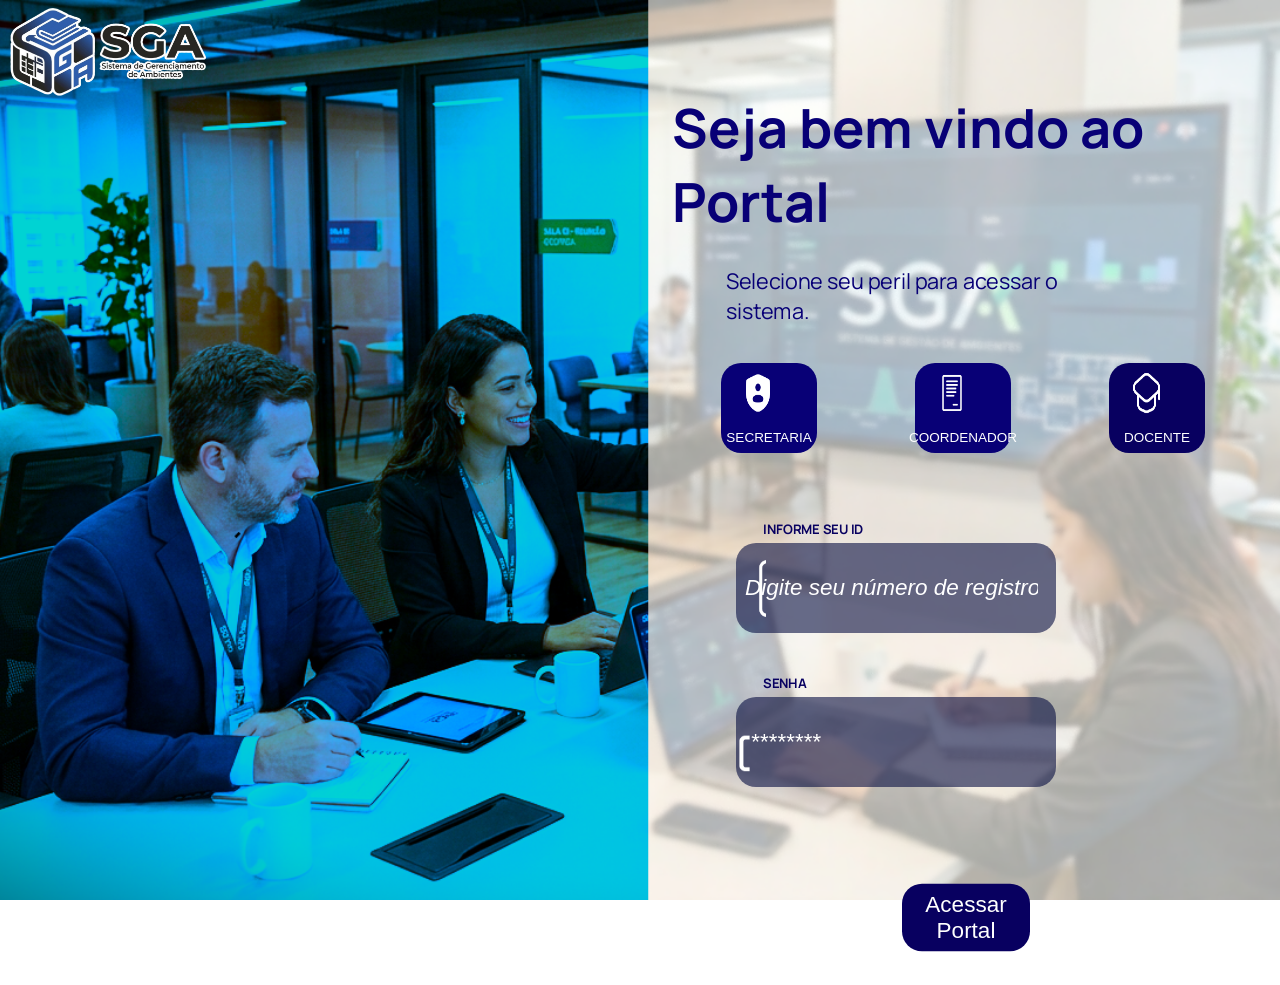
<file: tela_login/index.html>
<!DOCTYPE html>
<html lang="en">
<head>
    <meta charset="UTF-8">
    <meta name="viewport" content="width=device-width, initial-scale=1.0">
    <title>Portal - Bem Vindo!</title>
    <img src="assets/logo2.png" width="200">
    <link rel="stylesheet" href="index.css">
    <style>
        body{
        background-image: url('assets/opcao1.png');
        background-repeat: no-repeat;
        background-attachment: fixed;
        background-size: cover;
        background-position: center;
        }
    </style>
</head>

<body>
    
    <div class="login">
    <div class="bem-vindo">
        <h2>Seja bem vindo ao Portal</h2>
    </div>
    <div class="acesso">
        <p>Selecione seu peril para acessar o sistema.</p>
    </div>
    <div class="botoes">

        <button type="button" class="adm" id="secretaria_btn">
            <img src="assets/shield.png" class="shield">
            <span style="color: white;">SECRETARIA</span>
        </button>

        <button type="button" class="coord" id="coord_btn">
            <img src="assets/paper.png" class="paper">
            <span style="color: white;">COORDENADOR</span>
        </button>
        
        <button type="button" class="docente" id="docente_btn">
            <img src="assets/teacher.png" class="doc">
            <span style="color: white;">DOCENTE</span>
        </button>

    </div>
    <div class="sn"><h3>INFORME SEU ID</h3></div>
     <article class = "id">
    
        <input class="registro" 
        id="registro_id"
             placeholder="Digite seu número de registro" 
                type="text"/>
   <style>
        /* Estilo do campo e do texto digitado */
        .registro {
            color: #ffffff; /* Texto digitado cinza escuro */
            padding: 10px;
            border: none;
            width: 40vw;
        
        }

        /* Estilo específico do placeholder */
        .registro::placeholder {
            color: #ffffff; /* Placeholder laranja */
            opacity: 1;
            border: none;
            width: 40vw;
        }
     </style>

     <div class="cracha"></div>

    </article>

<div class="senha2"><h3>SENHA</h3></div>
    <article class = "codigo">
    
        <div class="block"></div>

        <input class="senha" type="password" placeholder="********" id="senha_id">

   <style>
        /* Estilo do campo e do texto digitado */
        .senha {
            color: #ffffff; /* Texto digitado cinza escuro */
            opacity: 1;
            padding: 10px;
            border: none;
            width: 40vw;
            order: 2;
        
        }

        /* Estilo específico do placeholder */
        .senha::placeholder {
            color: #ffffff; /* Placeholder laranja */
            opacity: 1;
            border: none;
            width: 40vw;
            order: 2;
        }
     </style>

     

    </article>

    <button type="button" class="entrar" id="entrar_btn">
            <span style="color: white;">Acessar Portal</span>
        </button>
    </div>



                

    <script src="index.js"></script>


    
</script>
</body>
</html>
</file>
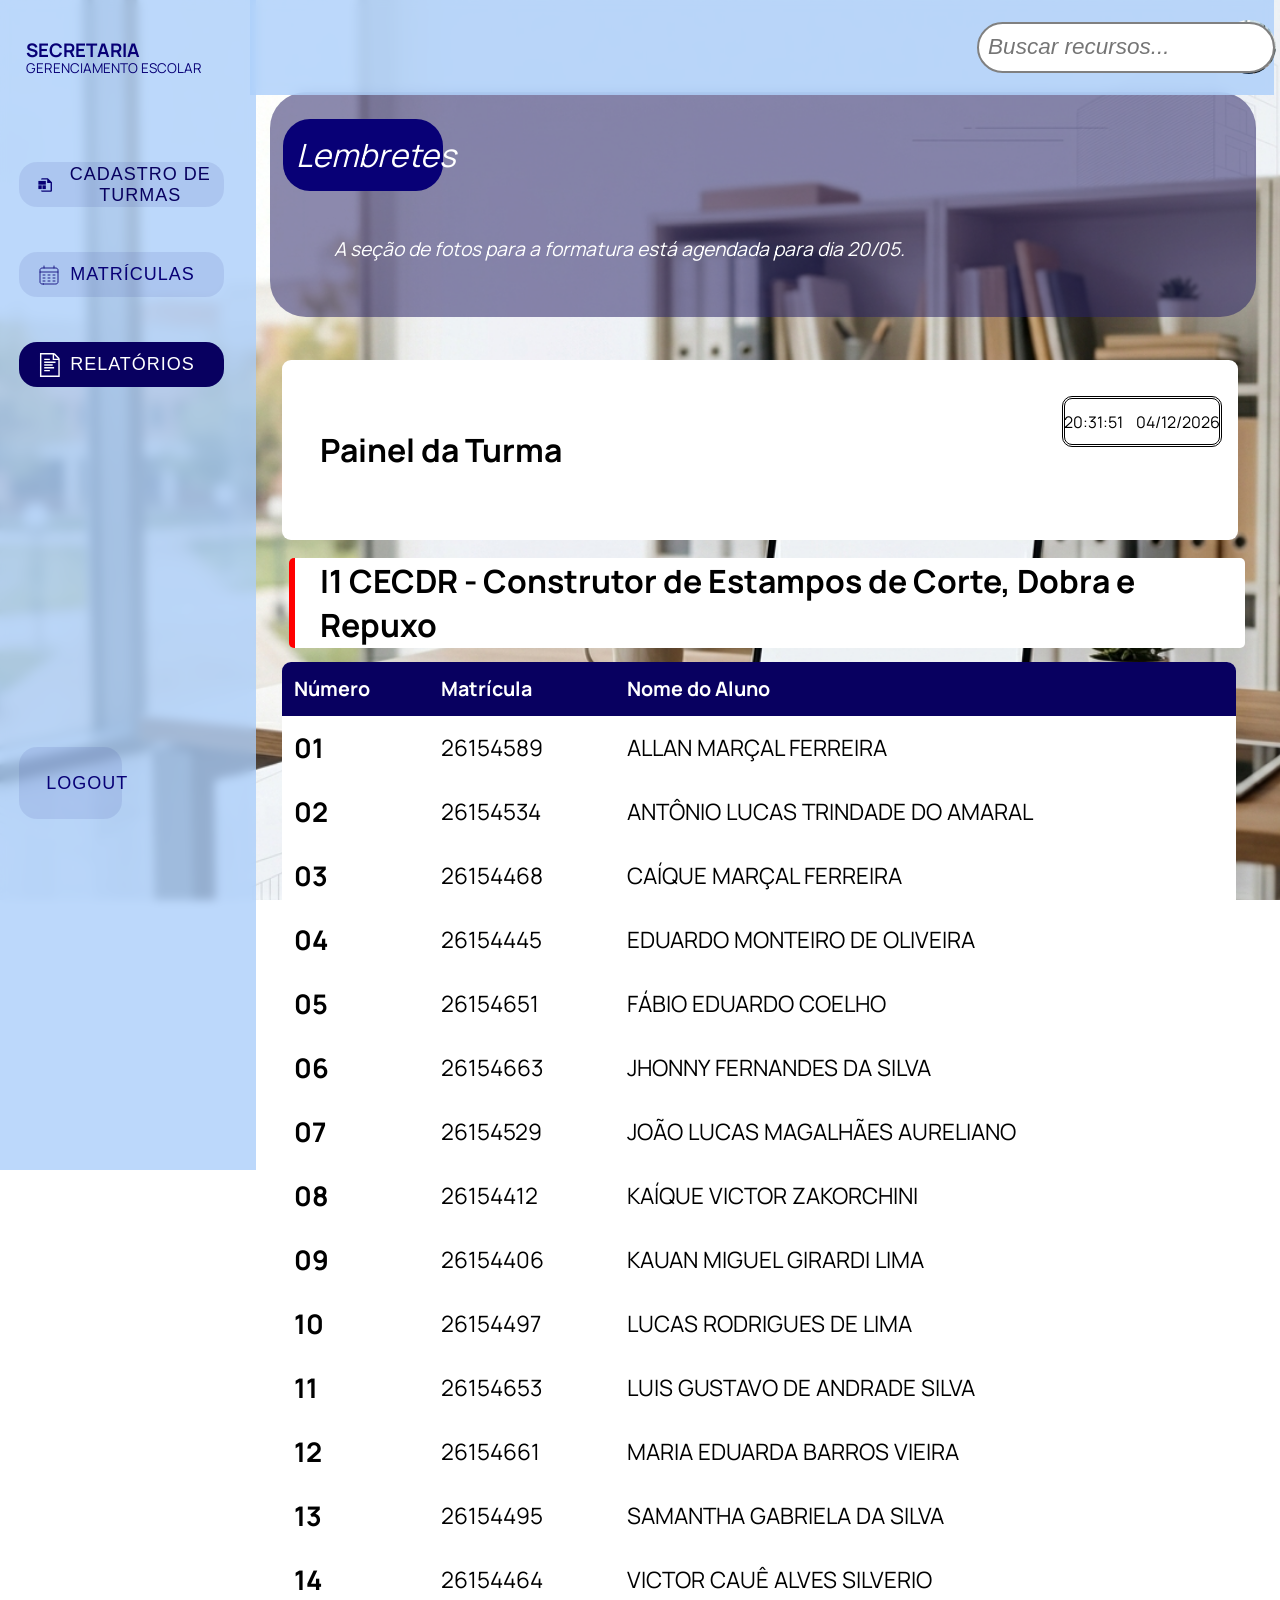
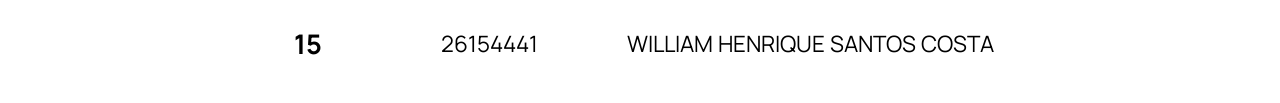
<file: tela_secretaria/index.html>
<!DOCTYPE html>
<html lang="en">
<head>
    <meta charset="UTF-8">
    <meta name="viewport" content="width=device-width, initial-scale=1.0">
    <title>Perfil Secretaria</title>
    <link rel="stylesheet" href="index.css">

    <style>
        body{
            background-image: url('assets/coordenacao.png');
            background-repeat: no-repeat;
            background-attachment: fixed;
            background-size: cover;
            background-position: center;
            }
    </style>

</head>

<body>
<div class="corpo">
    <div class="coluna_menu">
        <div class="perfil">
            <h3>SECRETARIA</h3>
            <p style="margin-top: -2.5vh; font-size: 1.5vh;">GERENCIAMENTO ESCOLAR</p>
        </div>

        <button type="button" class="cadastro">
            <svg fill="#080076" width="24px" height="24px" viewBox="0 0 24 24" xmlns="http://www.w3.org/2000/svg" stroke="#ffffff" stroke-width="0.00024000000000000003"><g id="SVGRepo_bgCarrier" stroke-width="0"></g><g id="SVGRepo_tracerCarrier" stroke-linecap="round" stroke-linejoin="round"></g><g id="SVGRepo_iconCarrier"> <path d="M15.991 2H7.97897C7.44774 2 6.93827 2.21071 6.56263 2.58579C6.187 2.96086 5.97596 3.46957 5.97596 4H14.9895V9H19.997V20H5.97596C5.97596 20.5304 6.187 21.0391 6.56263 21.4142C6.93827 21.7893 7.44774 22 7.97897 22H19.997C20.5282 22 21.0377 21.7893 21.4133 21.4142C21.789 21.0391 22 20.5304 22 20V8L15.991 2Z"></path> <path d="M13.0165 12.46H8.00901V18H13.0165V12.46Z"></path> <path d="M13.0165 6H2V11.54H13.0165V6Z"></path> <path d="M7.00751 12.46H2V18H7.00751V12.46Z"></path> </g></svg>
            <span>CADASTRO DE TURMAS</span>
        </button>

        <button type="button" class="matriculas">
            <svg width="24px" height="24px" viewBox="0 0 24 24" fill="none" xmlns="http://www.w3.org/2000/svg" stroke="#080076"><g id="SVGRepo_bgCarrier" stroke-width="0"></g><g id="SVGRepo_tracerCarrier" stroke-linecap="round" stroke-linejoin="round"></g><g id="SVGRepo_iconCarrier"> <path d="M3 9H21M7 3V5M17 3V5M6 12H8M11 12H13M16 12H18M6 15H8M11 15H13M16 15H18M6 18H8M11 18H13M16 18H18M6.2 21H17.8C18.9201 21 19.4802 21 19.908 20.782C20.2843 20.5903 20.5903 20.2843 20.782 19.908C21 19.4802 21 18.9201 21 17.8V8.2C21 7.07989 21 6.51984 20.782 6.09202C20.5903 5.71569 20.2843 5.40973 19.908 5.21799C19.4802 5 18.9201 5 17.8 5H6.2C5.0799 5 4.51984 5 4.09202 5.21799C3.71569 5.40973 3.40973 5.71569 3.21799 6.09202C3 6.51984 3 7.07989 3 8.2V17.8C3 18.9201 3 19.4802 3.21799 19.908C3.40973 20.2843 3.71569 20.5903 4.09202 20.782C4.51984 21 5.07989 21 6.2 21Z" stroke="#080076" stroke-width="0.8399999999999999" stroke-linecap="round"></path> </g></svg>
            <span>MATRÍCULAS</span>
        </button>

        <button type="button" class="relatorios">
            <svg fill="#ffffff" width="24px" height="24px" viewBox="0 0 1920 1920" xmlns="http://www.w3.org/2000/svg"><g id="SVGRepo_bgCarrier" stroke-width="0"></g><g id="SVGRepo_tracerCarrier" stroke-linecap="round" stroke-linejoin="round"></g><g id="SVGRepo_iconCarrier"> <path d="M1706.235 1807.059H350.941V112.94h903.53v451.765h451.764v1242.353Zm-338.823-1670.74 315.443 315.447h-315.443V136.32Zm402.182 242.487L1440.372 49.58C1408.296 17.62 1365.717 0 1320.542 0H238v1920h1581.175V498.635c0-45.176-17.618-87.755-49.58-119.83ZM576.823 1242.353h790.589v-112.94H576.823v112.94Zm0-451.765h903.53V677.647h-903.53v112.941Zm0 677.647h451.765v-112.941H576.823v112.941Zm0-451.764h677.648V903.53H576.823v112.941Zm0-451.765h451.765V451.765H576.823v112.941Z" fill-rule="evenodd"></path> </g></svg>
            <span>RELATÓRIOS</span>
        </button>



        <button type="button" class="logout">
            <svg fill="#080076" width="24px" height="24px" viewBox="0 0 32 32" version="1.1" xmlns="http://www.w3.org/2000/svg"><g id="SVGRepo_bgCarrier" stroke-width="0"></g><g id="SVGRepo_tracerCarrier" stroke-linecap="round" stroke-linejoin="round"></g><g id="SVGRepo_iconCarrier"> <path d="M3.651 16.989h17.326c0.553 0 1-0.448 1-1s-0.447-1-1-1h-17.264l3.617-3.617c0.391-0.39 0.391-1.024 0-1.414s-1.024-0.39-1.414 0l-5.907 6.062 5.907 6.063c0.196 0.195 0.451 0.293 0.707 0.293s0.511-0.098 0.707-0.293c0.391-0.39 0.391-1.023 0-1.414zM29.989 0h-17c-1.105 0-2 0.895-2 2v9h2.013v-7.78c0-0.668 0.542-1.21 1.21-1.21h14.523c0.669 0 1.21 0.542 1.21 1.21l0.032 25.572c0 0.668-0.541 1.21-1.21 1.21h-14.553c-0.668 0-1.21-0.542-1.21-1.21v-7.824l-2.013 0.003v9.030c0 1.105 0.895 2 2 2h16.999c1.105 0 2.001-0.895 2.001-2v-28c-0-1.105-0.896-2-2-2z"></path> </g></svg>
            <span>LOGOUT</span>
        </button>
    </div>

    

    <div class="alerta">
        <div class="alerta-titulo">
            Lembretes
        </div>
        <div class="alerta-texto">
            <p>A seção de fotos para a formatura está agendada para dia 20/05.</p>
        </div>
    </div>
    <div class="indicadores">

    <div class="topo">
        <h1>Painel da Turma</h1>
        <div class="relogio-container">
            <div id="relogio">00:00:00</div>
            <div id="data">Data</div>
    </div>
    </div>

        <div class="resumo">
       <div class="cardmanutencao">
        <span>I1 CECDR - Construtor de Estampos de Corte, Dobra e Repuxo</span>
    </div>
</div>

<div class="tabela-corpo">
<table class="tabela">
    <thead>
        <tr>
            <th>Número</th>
            <th>Matrícula</th>
            <th>Nome do Aluno</th>

        </tr>
    </thead>

    <tbody>
        <tr>
            <td>01</td>
            <td>26154589</td>
            <td>ALLAN MARÇAL FERREIRA</td>
        </tr>

        <tr>
            <td>02</td>
            <td>26154534</td>
            <td>ANTÔNIO LUCAS TRINDADE DO AMARAL</td>
        </tr>

        <tr>
            <td>03</td>
            <td>26154468</td>
            <td>CAÍQUE MARÇAL FERREIRA</td>
        </tr>

        <tr>
            <td>04</td>
            <td>26154445</td>
            <td>EDUARDO MONTEIRO DE OLIVEIRA</td>
        </tr>

        <tr>
            <td>05</td>
            <td>26154651</td>
            <td>FÁBIO EDUARDO COELHO</td>
        </tr>

        <tr>
            <td>06</td>
            <td>26154663</td>
            <td>JHONNY FERNANDES DA SILVA</td>
        </tr>

        <tr>
            <td>07</td>
            <td>26154529</td>
            <td>JOÃO LUCAS MAGALHÃES AURELIANO</td>
        </tr>

        <tr>
            <td>08</td>
            <td>26154412</td>
            <td>KAÍQUE VICTOR ZAKORCHINI</td>
        </tr>    

        <tr>
            <td>09</td>
            <td>26154406</td>
            <td>KAUAN MIGUEL GIRARDI LIMA</td>
        </tr>

        <tr>
            <td>10</td>
            <td>26154497</td>
            <td>LUCAS RODRIGUES DE LIMA</td>
        </tr>

        <tr>
            <td>11</td>
            <td>26154653</td>
            <td>LUIS GUSTAVO DE ANDRADE SILVA</td>
        </tr>

        <tr>
            <td>12</td>
            <td>26154661</td>
            <td>MARIA EDUARDA BARROS VIEIRA</td>
        </tr>

        <tr>
            <td>13</td>
            <td>26154495</td>
            <td>SAMANTHA GABRIELA DA SILVA</td>
        </tr>

        <tr>
            <td>14</td>
            <td>26154464</td>
            <td>VICTOR CAUÊ ALVES SILVERIO</td>
        </tr>

        <tr>
            <td>15</td>
            <td>26154441</td>
            <td>WILLIAM HENRIQUE SANTOS COSTA</td>
        </tr>
    
    
    
    
    
    
    
    
    
    
    
    
    
    
    
    
    
    
    
    
    
    
    
    
    
    </tbody>
</table>
    </div>

<div class="pesquisa">
        <button type="button" class="avatar">
        </button>

        <button type="button" class="settings">
            <svg width="24px" height="24px" viewBox="0 0 24 24" fill="none" xmlns="http://www.w3.org/2000/svg"><g id="SVGRepo_bgCarrier" stroke-width="0"></g><g id="SVGRepo_tracerCarrier" stroke-linecap="round" stroke-linejoin="round"></g><g id="SVGRepo_iconCarrier"> <path fill-rule="evenodd" clip-rule="evenodd" d="M11.5 1C10.9477 1 10.5 1.44772 10.5 2V3H9.99998C7.23864 3 4.99999 5.23825 4.99999 7.99975V11C4.99999 11.7377 4.76718 12.5722 4.39739 13.4148C4.03165 14.2482 3.55876 15.0294 3.14142 15.6439C2.38188 16.7624 2.85216 18.5301 4.40564 18.8103C5.42144 18.9935 6.85701 19.2115 8.54656 19.3527C8.54454 19.4015 8.54352 19.4506 8.54352 19.5C8.54352 21.433 10.1105 23 12.0435 23C13.9765 23 15.5435 21.433 15.5435 19.5C15.5435 19.4482 15.5424 19.3966 15.5402 19.3453C17.1921 19.204 18.596 18.9903 19.5943 18.8103C21.1478 18.5301 21.6181 16.7624 20.8586 15.6439C20.4412 15.0294 19.9683 14.2482 19.6026 13.4148C19.2328 12.5722 19 11.7377 19 11V7.99975C19 5.23825 16.7613 3 14 3H13.5V2C13.5 1.44772 13.0523 1 12.5 1H11.5ZM12 19.5C12.5113 19.5 13.0122 19.4898 13.4997 19.4715C13.5076 20.2758 12.8541 20.9565 12.0435 20.9565C11.2347 20.9565 10.5803 20.2778 10.5872 19.4747C11.0473 19.491 11.5191 19.5 12 19.5ZM9.99998 5C8.34305 5 6.99999 6.34298 6.99999 7.99975V11C6.99999 12.1234 6.65547 13.2463 6.22878 14.2186C5.79804 15.2 5.25528 16.0911 4.79599 16.7675C4.78578 16.7825 4.78102 16.7969 4.77941 16.8113C4.77797 16.8242 4.77919 16.8362 4.78167 16.8458C6.3644 17.1303 9.00044 17.5 12 17.5C14.9995 17.5 17.6356 17.1303 19.2183 16.8458C19.2208 16.8362 19.222 16.8242 19.2206 16.8113C19.2189 16.7969 19.2142 16.7825 19.204 16.7675C18.7447 16.0911 18.2019 15.2 17.7712 14.2186C17.3445 13.2463 17 12.1234 17 11V7.99975C17 6.34298 15.6569 5 14 5H9.99998Z" fill="#080060"></path> </g></svg>
        </button>

        <button type="button" class="notifications">
            <svg width="24px" height="24px" viewBox="0 0 24.00 24.00" fill="none" xmlns="http://www.w3.org/2000/svg" stroke="#080060" stroke-width="0.00024000000000000003"><g id="SVGRepo_bgCarrier" stroke-width="0"></g><g id="SVGRepo_tracerCarrier" stroke-linecap="round" stroke-linejoin="round"></g><g id="SVGRepo_iconCarrier"> <path fill-rule="evenodd" clip-rule="evenodd" d="M12 8.00002C9.79085 8.00002 7.99999 9.79088 7.99999 12C7.99999 14.2092 9.79085 16 12 16C14.2091 16 16 14.2092 16 12C16 9.79088 14.2091 8.00002 12 8.00002ZM9.99999 12C9.99999 10.8955 10.8954 10 12 10C13.1046 10 14 10.8955 14 12C14 13.1046 13.1046 14 12 14C10.8954 14 9.99999 13.1046 9.99999 12Z" fill="#080060"></path> <path fill-rule="evenodd" clip-rule="evenodd" d="M12 8.00002C9.79085 8.00002 7.99999 9.79088 7.99999 12C7.99999 14.2092 9.79085 16 12 16C14.2091 16 16 14.2092 16 12C16 9.79088 14.2091 8.00002 12 8.00002ZM9.99999 12C9.99999 10.8955 10.8954 10 12 10C13.1046 10 14 10.8955 14 12C14 13.1046 13.1046 14 12 14C10.8954 14 9.99999 13.1046 9.99999 12Z" fill="#080060"></path> <path fill-rule="evenodd" clip-rule="evenodd" d="M10.7673 1.01709C10.9925 0.999829 11.2454 0.99993 11.4516 1.00001L12.5484 1.00001C12.7546 0.99993 13.0075 0.999829 13.2327 1.01709C13.4989 1.03749 13.8678 1.08936 14.2634 1.26937C14.7635 1.49689 15.1915 1.85736 15.5007 2.31147C15.7454 2.67075 15.8592 3.0255 15.9246 3.2843C15.9799 3.50334 16.0228 3.75249 16.0577 3.9557L16.1993 4.77635L16.2021 4.77788C16.2369 4.79712 16.2715 4.81659 16.306 4.8363L16.3086 4.83774L17.2455 4.49865C17.4356 4.42978 17.6693 4.34509 17.8835 4.28543C18.1371 4.2148 18.4954 4.13889 18.9216 4.17026C19.4614 4.20998 19.9803 4.39497 20.4235 4.70563C20.7734 4.95095 21.0029 5.23636 21.1546 5.4515C21.2829 5.63326 21.4103 5.84671 21.514 6.02029L22.0158 6.86003C22.1256 7.04345 22.2594 7.26713 22.3627 7.47527C22.4843 7.7203 22.6328 8.07474 22.6777 8.52067C22.7341 9.08222 22.6311 9.64831 22.3803 10.1539C22.1811 10.5554 21.9171 10.8347 21.7169 11.0212C21.5469 11.1795 21.3428 11.3417 21.1755 11.4746L20.5 12L21.1755 12.5254C21.3428 12.6584 21.5469 12.8205 21.7169 12.9789C21.9171 13.1653 22.1811 13.4446 22.3802 13.8461C22.631 14.3517 22.7341 14.9178 22.6776 15.4794C22.6328 15.9253 22.4842 16.2797 22.3626 16.5248C22.2593 16.7329 22.1255 16.9566 22.0158 17.14L21.5138 17.9799C21.4102 18.1535 21.2828 18.3668 21.1546 18.5485C21.0028 18.7637 20.7734 19.0491 20.4234 19.2944C19.9803 19.6051 19.4613 19.7901 18.9216 19.8298C18.4954 19.8612 18.1371 19.7852 17.8835 19.7146C17.6692 19.6549 17.4355 19.5703 17.2454 19.5014L16.3085 19.1623L16.306 19.1638C16.2715 19.1835 16.2369 19.2029 16.2021 19.2222L16.1993 19.2237L16.0577 20.0443C16.0228 20.2475 15.9799 20.4967 15.9246 20.7157C15.8592 20.9745 15.7454 21.3293 15.5007 21.6886C15.1915 22.1427 14.7635 22.5032 14.2634 22.7307C13.8678 22.9107 13.4989 22.9626 13.2327 22.983C13.0074 23.0002 12.7546 23.0001 12.5484 23H11.4516C11.2454 23.0001 10.9925 23.0002 10.7673 22.983C10.5011 22.9626 10.1322 22.9107 9.73655 22.7307C9.23648 22.5032 8.80849 22.1427 8.49926 21.6886C8.25461 21.3293 8.14077 20.9745 8.07542 20.7157C8.02011 20.4967 7.97723 20.2475 7.94225 20.0443L7.80068 19.2237L7.79791 19.2222C7.7631 19.2029 7.72845 19.1835 7.69396 19.1637L7.69142 19.1623L6.75458 19.5014C6.5645 19.5702 6.33078 19.6549 6.11651 19.7146C5.86288 19.7852 5.50463 19.8611 5.07841 19.8298C4.53866 19.7901 4.01971 19.6051 3.57654 19.2944C3.2266 19.0491 2.99714 18.7637 2.84539 18.5485C2.71718 18.3668 2.58974 18.1534 2.4861 17.9798L1.98418 17.14C1.87447 16.9566 1.74067 16.7329 1.63737 16.5248C1.51575 16.2797 1.36719 15.9253 1.32235 15.4794C1.26588 14.9178 1.36897 14.3517 1.61976 13.8461C1.81892 13.4446 2.08289 13.1653 2.28308 12.9789C2.45312 12.8205 2.65717 12.6584 2.82449 12.5254L3.47844 12.0054V11.9947L2.82445 11.4746C2.65712 11.3417 2.45308 11.1795 2.28304 11.0212C2.08285 10.8347 1.81888 10.5554 1.61972 10.1539C1.36893 9.64832 1.26584 9.08224 1.3223 8.52069C1.36714 8.07476 1.51571 7.72032 1.63732 7.47528C1.74062 7.26715 1.87443 7.04347 1.98414 6.86005L2.48605 6.02026C2.58969 5.84669 2.71714 5.63326 2.84534 5.45151C2.9971 5.23637 3.22655 4.95096 3.5765 4.70565C4.01966 4.39498 4.53862 4.20999 5.07837 4.17027C5.50458 4.1389 5.86284 4.21481 6.11646 4.28544C6.33072 4.34511 6.56444 4.4298 6.75451 4.49867L7.69141 4.83775L7.69394 4.8363C7.72844 4.8166 7.7631 4.79712 7.79791 4.77788L7.80068 4.77635L7.94225 3.95571C7.97723 3.7525 8.02011 3.50334 8.07542 3.2843C8.14077 3.0255 8.25461 2.67075 8.49926 2.31147C8.80849 1.85736 9.23648 1.49689 9.73655 1.26937C10.1322 1.08936 10.5011 1.03749 10.7673 1.01709ZM14.0938 4.3363C14.011 3.85634 13.9696 3.61637 13.8476 3.43717C13.7445 3.2858 13.6019 3.16564 13.4352 3.0898C13.2378 3.00002 12.9943 3.00002 12.5073 3.00002H11.4927C11.0057 3.00002 10.7621 3.00002 10.5648 3.0898C10.3981 3.16564 10.2555 3.2858 10.1524 3.43717C10.0304 3.61637 9.98895 3.85634 9.90615 4.3363L9.75012 5.24064C9.69445 5.56333 9.66662 5.72467 9.60765 5.84869C9.54975 5.97047 9.50241 6.03703 9.40636 6.13166C9.30853 6.22804 9.12753 6.3281 8.76554 6.52822C8.73884 6.54298 8.71227 6.55791 8.68582 6.57302C8.33956 6.77078 8.16643 6.86966 8.03785 6.90314C7.91158 6.93602 7.83293 6.94279 7.70289 6.93196C7.57049 6.92094 7.42216 6.86726 7.12551 6.7599L6.11194 6.39308C5.66271 6.2305 5.43809 6.14921 5.22515 6.16488C5.04524 6.17811 4.87225 6.23978 4.72453 6.34333C4.5497 6.46589 4.42715 6.67094 4.18206 7.08103L3.72269 7.84965C3.46394 8.2826 3.33456 8.49907 3.31227 8.72078C3.29345 8.90796 3.32781 9.09665 3.41141 9.26519C3.51042 9.4648 3.7078 9.62177 4.10256 9.9357L4.82745 10.5122C5.07927 10.7124 5.20518 10.8126 5.28411 10.9199C5.36944 11.036 5.40583 11.1114 5.44354 11.2504C5.47844 11.379 5.47844 11.586 5.47844 12C5.47844 12.414 5.47844 12.621 5.44354 12.7497C5.40582 12.8887 5.36944 12.9641 5.28413 13.0801C5.20518 13.1875 5.07927 13.2876 4.82743 13.4879L4.10261 14.0643C3.70785 14.3783 3.51047 14.5352 3.41145 14.7349C3.32785 14.9034 3.29349 15.0921 3.31231 15.2793C3.33461 15.501 3.46398 15.7174 3.72273 16.1504L4.1821 16.919C4.4272 17.3291 4.54974 17.5342 4.72457 17.6567C4.8723 17.7603 5.04528 17.8219 5.2252 17.8352C5.43813 17.8508 5.66275 17.7695 6.11199 17.607L7.12553 17.2402C7.42216 17.1328 7.5705 17.0791 7.7029 17.0681C7.83294 17.0573 7.91159 17.064 8.03786 17.0969C8.16644 17.1304 8.33956 17.2293 8.68582 17.427C8.71228 17.4421 8.73885 17.4571 8.76554 17.4718C9.12753 17.6719 9.30853 17.772 9.40635 17.8684C9.50241 17.963 9.54975 18.0296 9.60765 18.1514C9.66662 18.2754 9.69445 18.4367 9.75012 18.7594L9.90615 19.6637C9.98895 20.1437 10.0304 20.3837 10.1524 20.5629C10.2555 20.7142 10.3981 20.8344 10.5648 20.9102C10.7621 21 11.0057 21 11.4927 21H12.5073C12.9943 21 13.2378 21 13.4352 20.9102C13.6019 20.8344 13.7445 20.7142 13.8476 20.5629C13.9696 20.3837 14.011 20.1437 14.0938 19.6637L14.2499 18.7594C14.3055 18.4367 14.3334 18.2754 14.3923 18.1514C14.4502 18.0296 14.4976 17.963 14.5936 17.8684C14.6915 17.772 14.8725 17.6719 15.2344 17.4718C15.2611 17.4571 15.2877 17.4421 15.3141 17.427C15.6604 17.2293 15.8335 17.1304 15.9621 17.0969C16.0884 17.064 16.167 17.0573 16.2971 17.0681C16.4295 17.0791 16.5778 17.1328 16.8744 17.2402L17.888 17.607C18.3372 17.7696 18.5619 17.8509 18.7748 17.8352C18.9547 17.8219 19.1277 17.7603 19.2754 17.6567C19.4502 17.5342 19.5728 17.3291 19.8179 16.919L20.2773 16.1504C20.536 15.7175 20.6654 15.501 20.6877 15.2793C20.7065 15.0921 20.6721 14.9034 20.5885 14.7349C20.4895 14.5353 20.2921 14.3783 19.8974 14.0643L19.1726 13.4879C18.9207 13.2876 18.7948 13.1875 18.7159 13.0801C18.6306 12.9641 18.5942 12.8887 18.5564 12.7497C18.5215 12.6211 18.5215 12.414 18.5215 12C18.5215 11.586 18.5215 11.379 18.5564 11.2504C18.5942 11.1114 18.6306 11.036 18.7159 10.9199C18.7948 10.8126 18.9207 10.7124 19.1725 10.5122L19.8974 9.9357C20.2922 9.62176 20.4896 9.46479 20.5886 9.26517C20.6722 9.09664 20.7065 8.90795 20.6877 8.72076C20.6654 8.49906 20.5361 8.28259 20.2773 7.84964L19.8179 7.08102C19.5728 6.67093 19.4503 6.46588 19.2755 6.34332C19.1277 6.23977 18.9548 6.1781 18.7748 6.16486C18.5619 6.14919 18.3373 6.23048 17.888 6.39307L16.8745 6.75989C16.5778 6.86725 16.4295 6.92093 16.2971 6.93195C16.167 6.94278 16.0884 6.93601 15.9621 6.90313C15.8335 6.86965 15.6604 6.77077 15.3142 6.57302C15.2877 6.55791 15.2611 6.54298 15.2345 6.52822C14.8725 6.3281 14.6915 6.22804 14.5936 6.13166C14.4976 6.03703 14.4502 5.97047 14.3923 5.84869C14.3334 5.72467 14.3055 5.56332 14.2499 5.24064L14.0938 4.3363Z" fill="#080060"></path> </g></svg>
        </button>
        
        <input class="pesquisar" placeholder="Buscar recursos..." type="text"/>
                          
    </div>
                
</div>
    <script src="index.js"></script>
</body>
</html>
</file>
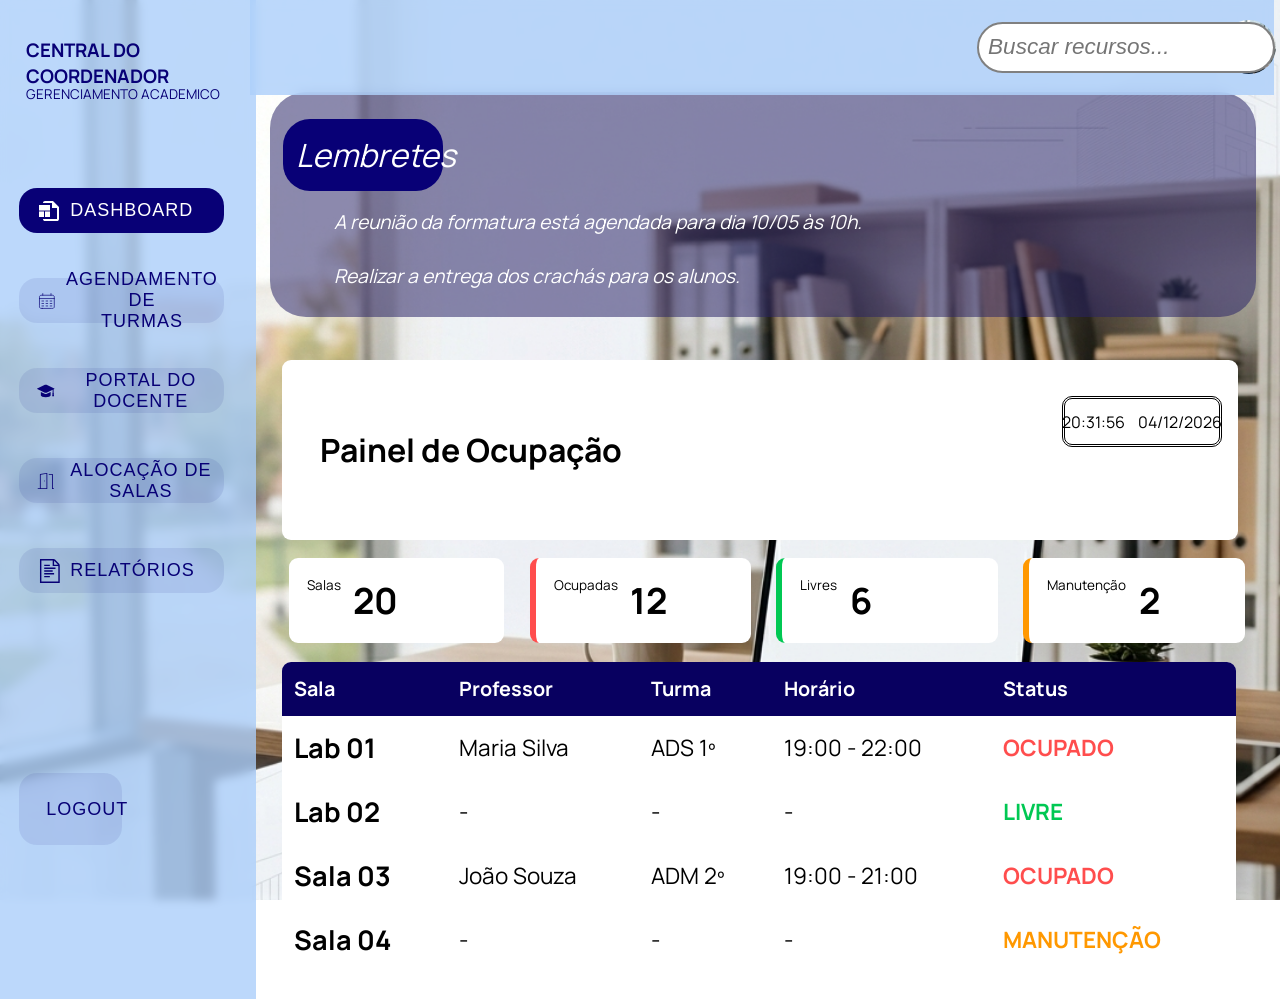
<file: tela_coordenador/coordenador.html>
<!DOCTYPE html>
<html lang="en">
<head>
    <meta charset="UTF-8">
    <meta name="viewport" content="width=device-width, initial-scale=1.0">
    <title>Central do Coordenador</title>
    <link rel="stylesheet" href="index.css">

    <style>
        body{
            background-image: url('assets/coordenacao.png');
            background-repeat: no-repeat;
            background-attachment: fixed;
            background-size: cover;
            background-position: center;
            }
    </style>

</head>

<body>
<div class="corpo">
    <div class="coluna_menu">
        <div class="perfil">
            <h3>CENTRAL DO <br>COORDENADOR</h3>
            <p style="margin-top: -2.5vh; font-size: 1.5vh;">GERENCIAMENTO ACADEMICO</p>
        </div>

        <button type="button" class="painel">
            <svg fill="#ffffff" width="24px" height="24px" viewBox="0 0 24 24" xmlns="http://www.w3.org/2000/svg" stroke="#ffffff" stroke-width="0.00024000000000000003"><g id="SVGRepo_bgCarrier" stroke-width="0"></g><g id="SVGRepo_tracerCarrier" stroke-linecap="round" stroke-linejoin="round"></g><g id="SVGRepo_iconCarrier"> <path d="M15.991 2H7.97897C7.44774 2 6.93827 2.21071 6.56263 2.58579C6.187 2.96086 5.97596 3.46957 5.97596 4H14.9895V9H19.997V20H5.97596C5.97596 20.5304 6.187 21.0391 6.56263 21.4142C6.93827 21.7893 7.44774 22 7.97897 22H19.997C20.5282 22 21.0377 21.7893 21.4133 21.4142C21.789 21.0391 22 20.5304 22 20V8L15.991 2Z"></path> <path d="M13.0165 12.46H8.00901V18H13.0165V12.46Z"></path> <path d="M13.0165 6H2V11.54H13.0165V6Z"></path> <path d="M7.00751 12.46H2V18H7.00751V12.46Z"></path> </g></svg>
            <span>DASHBOARD</span>
        </button>

        <button type="button" class="agendamento">
            <svg width="24px" height="24px" viewBox="0 0 24 24" fill="none" xmlns="http://www.w3.org/2000/svg" stroke="#080076"><g id="SVGRepo_bgCarrier" stroke-width="0"></g><g id="SVGRepo_tracerCarrier" stroke-linecap="round" stroke-linejoin="round"></g><g id="SVGRepo_iconCarrier"> <path d="M3 9H21M7 3V5M17 3V5M6 12H8M11 12H13M16 12H18M6 15H8M11 15H13M16 15H18M6 18H8M11 18H13M16 18H18M6.2 21H17.8C18.9201 21 19.4802 21 19.908 20.782C20.2843 20.5903 20.5903 20.2843 20.782 19.908C21 19.4802 21 18.9201 21 17.8V8.2C21 7.07989 21 6.51984 20.782 6.09202C20.5903 5.71569 20.2843 5.40973 19.908 5.21799C19.4802 5 18.9201 5 17.8 5H6.2C5.0799 5 4.51984 5 4.09202 5.21799C3.71569 5.40973 3.40973 5.71569 3.21799 6.09202C3 6.51984 3 7.07989 3 8.2V17.8C3 18.9201 3 19.4802 3.21799 19.908C3.40973 20.2843 3.71569 20.5903 4.09202 20.782C4.51984 21 5.07989 21 6.2 21Z" stroke="#080076" stroke-width="0.8399999999999999" stroke-linecap="round"></path> </g></svg>
            <span>AGENDAMENTO DE <br>TURMAS</span>
        </button>

        <button type="button" class="portal">
            <svg height="24px" width="24px" version="1.1" id="_x32_" xmlns="http://www.w3.org/2000/svg" xmlns:xlink="http://www.w3.org/1999/xlink" viewBox="0 0 512.00 512.00" xml:space="preserve" fill="#080076" stroke="#080076" stroke-width="0.00512"><g id="SVGRepo_bgCarrier" stroke-width="0"></g><g id="SVGRepo_tracerCarrier" stroke-linecap="round" stroke-linejoin="round"></g><g id="SVGRepo_iconCarrier"> <style type="text/css"> .st0{fill:#080076;} </style> <g> <path class="st0" d="M505.837,180.418L279.265,76.124c-7.349-3.385-15.177-5.093-23.265-5.093c-8.088,0-15.914,1.708-23.265,5.093 L6.163,180.418C2.418,182.149,0,185.922,0,190.045s2.418,7.896,6.163,9.627l226.572,104.294c7.349,3.385,15.177,5.101,23.265,5.101 c8.088,0,15.916-1.716,23.267-5.101l178.812-82.306v82.881c-7.096,0.8-12.63,6.84-12.63,14.138c0,6.359,4.208,11.864,10.206,13.618 l-12.092,79.791h55.676l-12.09-79.791c5.996-1.754,10.204-7.259,10.204-13.618c0-7.298-5.534-13.338-12.63-14.138v-95.148 l21.116-9.721c3.744-1.731,6.163-5.504,6.163-9.627S509.582,182.149,505.837,180.418z"></path> <path class="st0" d="M256,346.831c-11.246,0-22.143-2.391-32.386-7.104L112.793,288.71v101.638 c0,22.314,67.426,50.621,143.207,50.621c75.782,0,143.209-28.308,143.209-50.621V288.71l-110.827,51.017 C278.145,344.44,267.25,346.831,256,346.831z"></path> </g> </g></svg>
            <span>PORTAL DO DOCENTE</span>
        </button>

        <button type="button" class="salas">
            <svg fill="#080076" width="24px" height="24px" viewBox="0 0 32 32" version="1.1" xmlns="http://www.w3.org/2000/svg"><g id="SVGRepo_bgCarrier" stroke-width="0"></g><g id="SVGRepo_tracerCarrier" stroke-linecap="round" stroke-linejoin="round"></g><g id="SVGRepo_iconCarrier"> <title>door-open</title> <path d="M30 29.25h-1.25v-25.25c-0-0.414-0.336-0.75-0.75-0.75h-6c-0.414 0-0.75 0.336-0.75 0.75s0.336 0.75 0.75 0.75v0h5.25v25.25c0 0.414 0.336 0.75 0.75 0.75h2c0.414 0 0.75-0.336 0.75-0.75s-0.336-0.75-0.75-0.75v0zM17.853 1.26l-11.977 2c-0.357 0.062-0.626 0.37-0.626 0.74 0 0 0 0 0 0v0 25.25h-3.25c-0.414 0-0.75 0.336-0.75 0.75s0.336 0.75 0.75 0.75v0h15.977c0.414-0 0.75-0.336 0.75-0.75v0-28c-0.001-0.414-0.337-0.75-0.751-0.75-0.043 0-0.086 0.004-0.127 0.011l0.004-0.001zM6.75 29.25v-24.615l10.477-1.749v26.364zM13.979 15.3c-0.082-0.030-0.177-0.048-0.276-0.048-0.21 0-0.401 0.079-0.545 0.209l0.001-0.001c-0.136 0.139-0.22 0.33-0.22 0.54s0.084 0.401 0.22 0.54l-0-0c0.145 0.122 0.334 0.197 0.539 0.199h0.001c0.1-0.002 0.197-0.016 0.288-0.042l-0.008 0.002c0.094-0.039 0.173-0.092 0.24-0.159v0c0.136-0.139 0.22-0.33 0.22-0.54s-0.084-0.401-0.22-0.54l0 0c-0.067-0.068-0.147-0.122-0.236-0.158l-0.005-0.002z"></path> </g></svg>
            <span>ALOCAÇÃO DE SALAS</span>
        </button>

        <button type="button" class="relatorios">
            <svg fill="#080076" width="24px" height="24px" viewBox="0 0 1920 1920" xmlns="http://www.w3.org/2000/svg"><g id="SVGRepo_bgCarrier" stroke-width="0"></g><g id="SVGRepo_tracerCarrier" stroke-linecap="round" stroke-linejoin="round"></g><g id="SVGRepo_iconCarrier"> <path d="M1706.235 1807.059H350.941V112.94h903.53v451.765h451.764v1242.353Zm-338.823-1670.74 315.443 315.447h-315.443V136.32Zm402.182 242.487L1440.372 49.58C1408.296 17.62 1365.717 0 1320.542 0H238v1920h1581.175V498.635c0-45.176-17.618-87.755-49.58-119.83ZM576.823 1242.353h790.589v-112.94H576.823v112.94Zm0-451.765h903.53V677.647h-903.53v112.941Zm0 677.647h451.765v-112.941H576.823v112.941Zm0-451.764h677.648V903.53H576.823v112.941Zm0-451.765h451.765V451.765H576.823v112.941Z" fill-rule="evenodd"></path> </g></svg>
            <span>RELATÓRIOS</span>
        </button>

        <button type="button" class="logout" id="logout">
            <svg fill="#080076" width="24px" height="24px" viewBox="0 0 32 32" version="1.1" xmlns="http://www.w3.org/2000/svg"><g id="SVGRepo_bgCarrier" stroke-width="0"></g><g id="SVGRepo_tracerCarrier" stroke-linecap="round" stroke-linejoin="round"></g><g id="SVGRepo_iconCarrier"> <path d="M3.651 16.989h17.326c0.553 0 1-0.448 1-1s-0.447-1-1-1h-17.264l3.617-3.617c0.391-0.39 0.391-1.024 0-1.414s-1.024-0.39-1.414 0l-5.907 6.062 5.907 6.063c0.196 0.195 0.451 0.293 0.707 0.293s0.511-0.098 0.707-0.293c0.391-0.39 0.391-1.023 0-1.414zM29.989 0h-17c-1.105 0-2 0.895-2 2v9h2.013v-7.78c0-0.668 0.542-1.21 1.21-1.21h14.523c0.669 0 1.21 0.542 1.21 1.21l0.032 25.572c0 0.668-0.541 1.21-1.21 1.21h-14.553c-0.668 0-1.21-0.542-1.21-1.21v-7.824l-2.013 0.003v9.030c0 1.105 0.895 2 2 2h16.999c1.105 0 2.001-0.895 2.001-2v-28c-0-1.105-0.896-2-2-2z"></path> </g></svg>
            <span>LOGOUT</span>
        </button>
    </div>

    

    <div class="alerta">
        <div class="alerta-titulo">
            Lembretes
        </div>
        <div class="alerta-texto">
            <p>A reunião da formatura está agendada para dia 10/05 às 10h.<br>
            Realizar a entrega dos crachás para os alunos.</p>
        </div>
    </div>
    <div class="indicadores">

    <div class="topo">
        <h1>Painel de Ocupação</h1>
        <div class="relogio-container">
            <div id="relogio">00:00:00</div>
            <div id="data">Data</div>
    </div>
    </div>

        <div class="resumo">
    <div class="card">
        <span>Salas</span>
        <strong>20</strong>
    </div>

    <div class="card ocupado">
        <span>Ocupadas</span>
        <strong>12</strong>
    </div>

    <div class="card livre">
        <span>Livres</span>
        <strong>6</strong>
    </div>

    <div class="card manutencao">
        <span>Manutenção</span>
        <strong>2</strong>
    </div>
</div>

<div class="tabela-corpo">
<table class="tabela">
    <thead>
        <tr>
            <th>Sala</th>
            <th>Professor</th>
            <th>Turma</th>
            <th>Horário</th>
            <th>Status</th>
        </tr>
    </thead>

    <tbody>
        <tr>
            <td>Lab 01</td>
            <td>Maria Silva</td>
            <td>ADS 1º</td>
            <td>19:00 - 22:00</td>
            <td class="ocupado">OCUPADO</td>
        </tr>

        <tr>
            <td>Lab 02</td>
            <td>-</td>
            <td>-</td>
            <td>-</td>
            <td class="livre">LIVRE</td>
        </tr>

        <tr>
            <td>Sala 03</td>
            <td>João Souza</td>
            <td>ADM 2º</td>
            <td>19:00 - 21:00</td>
            <td class="ocupado">OCUPADO</td>
        </tr>

        <tr>
            <td>Sala 04</td>
            <td>-</td>
            <td>-</td>
            <td>-</td>
            <td class="manutencao">MANUTENÇÃO</td>
        </tr>
    </tbody>
</table>
    </div>

<div class="pesquisa">
        <button type="button" class="avatar">
        </button>

        <button type="button" class="settings">
            <svg width="24px" height="24px" viewBox="0 0 24 24" fill="none" xmlns="http://www.w3.org/2000/svg"><g id="SVGRepo_bgCarrier" stroke-width="0"></g><g id="SVGRepo_tracerCarrier" stroke-linecap="round" stroke-linejoin="round"></g><g id="SVGRepo_iconCarrier"> <path fill-rule="evenodd" clip-rule="evenodd" d="M11.5 1C10.9477 1 10.5 1.44772 10.5 2V3H9.99998C7.23864 3 4.99999 5.23825 4.99999 7.99975V11C4.99999 11.7377 4.76718 12.5722 4.39739 13.4148C4.03165 14.2482 3.55876 15.0294 3.14142 15.6439C2.38188 16.7624 2.85216 18.5301 4.40564 18.8103C5.42144 18.9935 6.85701 19.2115 8.54656 19.3527C8.54454 19.4015 8.54352 19.4506 8.54352 19.5C8.54352 21.433 10.1105 23 12.0435 23C13.9765 23 15.5435 21.433 15.5435 19.5C15.5435 19.4482 15.5424 19.3966 15.5402 19.3453C17.1921 19.204 18.596 18.9903 19.5943 18.8103C21.1478 18.5301 21.6181 16.7624 20.8586 15.6439C20.4412 15.0294 19.9683 14.2482 19.6026 13.4148C19.2328 12.5722 19 11.7377 19 11V7.99975C19 5.23825 16.7613 3 14 3H13.5V2C13.5 1.44772 13.0523 1 12.5 1H11.5ZM12 19.5C12.5113 19.5 13.0122 19.4898 13.4997 19.4715C13.5076 20.2758 12.8541 20.9565 12.0435 20.9565C11.2347 20.9565 10.5803 20.2778 10.5872 19.4747C11.0473 19.491 11.5191 19.5 12 19.5ZM9.99998 5C8.34305 5 6.99999 6.34298 6.99999 7.99975V11C6.99999 12.1234 6.65547 13.2463 6.22878 14.2186C5.79804 15.2 5.25528 16.0911 4.79599 16.7675C4.78578 16.7825 4.78102 16.7969 4.77941 16.8113C4.77797 16.8242 4.77919 16.8362 4.78167 16.8458C6.3644 17.1303 9.00044 17.5 12 17.5C14.9995 17.5 17.6356 17.1303 19.2183 16.8458C19.2208 16.8362 19.222 16.8242 19.2206 16.8113C19.2189 16.7969 19.2142 16.7825 19.204 16.7675C18.7447 16.0911 18.2019 15.2 17.7712 14.2186C17.3445 13.2463 17 12.1234 17 11V7.99975C17 6.34298 15.6569 5 14 5H9.99998Z" fill="#080060"></path> </g></svg>
        </button>

        <button type="button" class="notifications">
            <svg width="24px" height="24px" viewBox="0 0 24.00 24.00" fill="none" xmlns="http://www.w3.org/2000/svg" stroke="#080060" stroke-width="0.00024000000000000003"><g id="SVGRepo_bgCarrier" stroke-width="0"></g><g id="SVGRepo_tracerCarrier" stroke-linecap="round" stroke-linejoin="round"></g><g id="SVGRepo_iconCarrier"> <path fill-rule="evenodd" clip-rule="evenodd" d="M12 8.00002C9.79085 8.00002 7.99999 9.79088 7.99999 12C7.99999 14.2092 9.79085 16 12 16C14.2091 16 16 14.2092 16 12C16 9.79088 14.2091 8.00002 12 8.00002ZM9.99999 12C9.99999 10.8955 10.8954 10 12 10C13.1046 10 14 10.8955 14 12C14 13.1046 13.1046 14 12 14C10.8954 14 9.99999 13.1046 9.99999 12Z" fill="#080060"></path> <path fill-rule="evenodd" clip-rule="evenodd" d="M12 8.00002C9.79085 8.00002 7.99999 9.79088 7.99999 12C7.99999 14.2092 9.79085 16 12 16C14.2091 16 16 14.2092 16 12C16 9.79088 14.2091 8.00002 12 8.00002ZM9.99999 12C9.99999 10.8955 10.8954 10 12 10C13.1046 10 14 10.8955 14 12C14 13.1046 13.1046 14 12 14C10.8954 14 9.99999 13.1046 9.99999 12Z" fill="#080060"></path> <path fill-rule="evenodd" clip-rule="evenodd" d="M10.7673 1.01709C10.9925 0.999829 11.2454 0.99993 11.4516 1.00001L12.5484 1.00001C12.7546 0.99993 13.0075 0.999829 13.2327 1.01709C13.4989 1.03749 13.8678 1.08936 14.2634 1.26937C14.7635 1.49689 15.1915 1.85736 15.5007 2.31147C15.7454 2.67075 15.8592 3.0255 15.9246 3.2843C15.9799 3.50334 16.0228 3.75249 16.0577 3.9557L16.1993 4.77635L16.2021 4.77788C16.2369 4.79712 16.2715 4.81659 16.306 4.8363L16.3086 4.83774L17.2455 4.49865C17.4356 4.42978 17.6693 4.34509 17.8835 4.28543C18.1371 4.2148 18.4954 4.13889 18.9216 4.17026C19.4614 4.20998 19.9803 4.39497 20.4235 4.70563C20.7734 4.95095 21.0029 5.23636 21.1546 5.4515C21.2829 5.63326 21.4103 5.84671 21.514 6.02029L22.0158 6.86003C22.1256 7.04345 22.2594 7.26713 22.3627 7.47527C22.4843 7.7203 22.6328 8.07474 22.6777 8.52067C22.7341 9.08222 22.6311 9.64831 22.3803 10.1539C22.1811 10.5554 21.9171 10.8347 21.7169 11.0212C21.5469 11.1795 21.3428 11.3417 21.1755 11.4746L20.5 12L21.1755 12.5254C21.3428 12.6584 21.5469 12.8205 21.7169 12.9789C21.9171 13.1653 22.1811 13.4446 22.3802 13.8461C22.631 14.3517 22.7341 14.9178 22.6776 15.4794C22.6328 15.9253 22.4842 16.2797 22.3626 16.5248C22.2593 16.7329 22.1255 16.9566 22.0158 17.14L21.5138 17.9799C21.4102 18.1535 21.2828 18.3668 21.1546 18.5485C21.0028 18.7637 20.7734 19.0491 20.4234 19.2944C19.9803 19.6051 19.4613 19.7901 18.9216 19.8298C18.4954 19.8612 18.1371 19.7852 17.8835 19.7146C17.6692 19.6549 17.4355 19.5703 17.2454 19.5014L16.3085 19.1623L16.306 19.1638C16.2715 19.1835 16.2369 19.2029 16.2021 19.2222L16.1993 19.2237L16.0577 20.0443C16.0228 20.2475 15.9799 20.4967 15.9246 20.7157C15.8592 20.9745 15.7454 21.3293 15.5007 21.6886C15.1915 22.1427 14.7635 22.5032 14.2634 22.7307C13.8678 22.9107 13.4989 22.9626 13.2327 22.983C13.0074 23.0002 12.7546 23.0001 12.5484 23H11.4516C11.2454 23.0001 10.9925 23.0002 10.7673 22.983C10.5011 22.9626 10.1322 22.9107 9.73655 22.7307C9.23648 22.5032 8.80849 22.1427 8.49926 21.6886C8.25461 21.3293 8.14077 20.9745 8.07542 20.7157C8.02011 20.4967 7.97723 20.2475 7.94225 20.0443L7.80068 19.2237L7.79791 19.2222C7.7631 19.2029 7.72845 19.1835 7.69396 19.1637L7.69142 19.1623L6.75458 19.5014C6.5645 19.5702 6.33078 19.6549 6.11651 19.7146C5.86288 19.7852 5.50463 19.8611 5.07841 19.8298C4.53866 19.7901 4.01971 19.6051 3.57654 19.2944C3.2266 19.0491 2.99714 18.7637 2.84539 18.5485C2.71718 18.3668 2.58974 18.1534 2.4861 17.9798L1.98418 17.14C1.87447 16.9566 1.74067 16.7329 1.63737 16.5248C1.51575 16.2797 1.36719 15.9253 1.32235 15.4794C1.26588 14.9178 1.36897 14.3517 1.61976 13.8461C1.81892 13.4446 2.08289 13.1653 2.28308 12.9789C2.45312 12.8205 2.65717 12.6584 2.82449 12.5254L3.47844 12.0054V11.9947L2.82445 11.4746C2.65712 11.3417 2.45308 11.1795 2.28304 11.0212C2.08285 10.8347 1.81888 10.5554 1.61972 10.1539C1.36893 9.64832 1.26584 9.08224 1.3223 8.52069C1.36714 8.07476 1.51571 7.72032 1.63732 7.47528C1.74062 7.26715 1.87443 7.04347 1.98414 6.86005L2.48605 6.02026C2.58969 5.84669 2.71714 5.63326 2.84534 5.45151C2.9971 5.23637 3.22655 4.95096 3.5765 4.70565C4.01966 4.39498 4.53862 4.20999 5.07837 4.17027C5.50458 4.1389 5.86284 4.21481 6.11646 4.28544C6.33072 4.34511 6.56444 4.4298 6.75451 4.49867L7.69141 4.83775L7.69394 4.8363C7.72844 4.8166 7.7631 4.79712 7.79791 4.77788L7.80068 4.77635L7.94225 3.95571C7.97723 3.7525 8.02011 3.50334 8.07542 3.2843C8.14077 3.0255 8.25461 2.67075 8.49926 2.31147C8.80849 1.85736 9.23648 1.49689 9.73655 1.26937C10.1322 1.08936 10.5011 1.03749 10.7673 1.01709ZM14.0938 4.3363C14.011 3.85634 13.9696 3.61637 13.8476 3.43717C13.7445 3.2858 13.6019 3.16564 13.4352 3.0898C13.2378 3.00002 12.9943 3.00002 12.5073 3.00002H11.4927C11.0057 3.00002 10.7621 3.00002 10.5648 3.0898C10.3981 3.16564 10.2555 3.2858 10.1524 3.43717C10.0304 3.61637 9.98895 3.85634 9.90615 4.3363L9.75012 5.24064C9.69445 5.56333 9.66662 5.72467 9.60765 5.84869C9.54975 5.97047 9.50241 6.03703 9.40636 6.13166C9.30853 6.22804 9.12753 6.3281 8.76554 6.52822C8.73884 6.54298 8.71227 6.55791 8.68582 6.57302C8.33956 6.77078 8.16643 6.86966 8.03785 6.90314C7.91158 6.93602 7.83293 6.94279 7.70289 6.93196C7.57049 6.92094 7.42216 6.86726 7.12551 6.7599L6.11194 6.39308C5.66271 6.2305 5.43809 6.14921 5.22515 6.16488C5.04524 6.17811 4.87225 6.23978 4.72453 6.34333C4.5497 6.46589 4.42715 6.67094 4.18206 7.08103L3.72269 7.84965C3.46394 8.2826 3.33456 8.49907 3.31227 8.72078C3.29345 8.90796 3.32781 9.09665 3.41141 9.26519C3.51042 9.4648 3.7078 9.62177 4.10256 9.9357L4.82745 10.5122C5.07927 10.7124 5.20518 10.8126 5.28411 10.9199C5.36944 11.036 5.40583 11.1114 5.44354 11.2504C5.47844 11.379 5.47844 11.586 5.47844 12C5.47844 12.414 5.47844 12.621 5.44354 12.7497C5.40582 12.8887 5.36944 12.9641 5.28413 13.0801C5.20518 13.1875 5.07927 13.2876 4.82743 13.4879L4.10261 14.0643C3.70785 14.3783 3.51047 14.5352 3.41145 14.7349C3.32785 14.9034 3.29349 15.0921 3.31231 15.2793C3.33461 15.501 3.46398 15.7174 3.72273 16.1504L4.1821 16.919C4.4272 17.3291 4.54974 17.5342 4.72457 17.6567C4.8723 17.7603 5.04528 17.8219 5.2252 17.8352C5.43813 17.8508 5.66275 17.7695 6.11199 17.607L7.12553 17.2402C7.42216 17.1328 7.5705 17.0791 7.7029 17.0681C7.83294 17.0573 7.91159 17.064 8.03786 17.0969C8.16644 17.1304 8.33956 17.2293 8.68582 17.427C8.71228 17.4421 8.73885 17.4571 8.76554 17.4718C9.12753 17.6719 9.30853 17.772 9.40635 17.8684C9.50241 17.963 9.54975 18.0296 9.60765 18.1514C9.66662 18.2754 9.69445 18.4367 9.75012 18.7594L9.90615 19.6637C9.98895 20.1437 10.0304 20.3837 10.1524 20.5629C10.2555 20.7142 10.3981 20.8344 10.5648 20.9102C10.7621 21 11.0057 21 11.4927 21H12.5073C12.9943 21 13.2378 21 13.4352 20.9102C13.6019 20.8344 13.7445 20.7142 13.8476 20.5629C13.9696 20.3837 14.011 20.1437 14.0938 19.6637L14.2499 18.7594C14.3055 18.4367 14.3334 18.2754 14.3923 18.1514C14.4502 18.0296 14.4976 17.963 14.5936 17.8684C14.6915 17.772 14.8725 17.6719 15.2344 17.4718C15.2611 17.4571 15.2877 17.4421 15.3141 17.427C15.6604 17.2293 15.8335 17.1304 15.9621 17.0969C16.0884 17.064 16.167 17.0573 16.2971 17.0681C16.4295 17.0791 16.5778 17.1328 16.8744 17.2402L17.888 17.607C18.3372 17.7696 18.5619 17.8509 18.7748 17.8352C18.9547 17.8219 19.1277 17.7603 19.2754 17.6567C19.4502 17.5342 19.5728 17.3291 19.8179 16.919L20.2773 16.1504C20.536 15.7175 20.6654 15.501 20.6877 15.2793C20.7065 15.0921 20.6721 14.9034 20.5885 14.7349C20.4895 14.5353 20.2921 14.3783 19.8974 14.0643L19.1726 13.4879C18.9207 13.2876 18.7948 13.1875 18.7159 13.0801C18.6306 12.9641 18.5942 12.8887 18.5564 12.7497C18.5215 12.6211 18.5215 12.414 18.5215 12C18.5215 11.586 18.5215 11.379 18.5564 11.2504C18.5942 11.1114 18.6306 11.036 18.7159 10.9199C18.7948 10.8126 18.9207 10.7124 19.1725 10.5122L19.8974 9.9357C20.2922 9.62176 20.4896 9.46479 20.5886 9.26517C20.6722 9.09664 20.7065 8.90795 20.6877 8.72076C20.6654 8.49906 20.5361 8.28259 20.2773 7.84964L19.8179 7.08102C19.5728 6.67093 19.4503 6.46588 19.2755 6.34332C19.1277 6.23977 18.9548 6.1781 18.7748 6.16486C18.5619 6.14919 18.3373 6.23048 17.888 6.39307L16.8745 6.75989C16.5778 6.86725 16.4295 6.92093 16.2971 6.93195C16.167 6.94278 16.0884 6.93601 15.9621 6.90313C15.8335 6.86965 15.6604 6.77077 15.3142 6.57302C15.2877 6.55791 15.2611 6.54298 15.2345 6.52822C14.8725 6.3281 14.6915 6.22804 14.5936 6.13166C14.4976 6.03703 14.4502 5.97047 14.3923 5.84869C14.3334 5.72467 14.3055 5.56332 14.2499 5.24064L14.0938 4.3363Z" fill="#080060"></path> </g></svg>
        </button>
        
        <input class="pesquisar" placeholder="Buscar recursos..." type="text"/>
                          
    </div>
                
</div>
    <script src="index.js"></script>
</body>
</html>
</file>
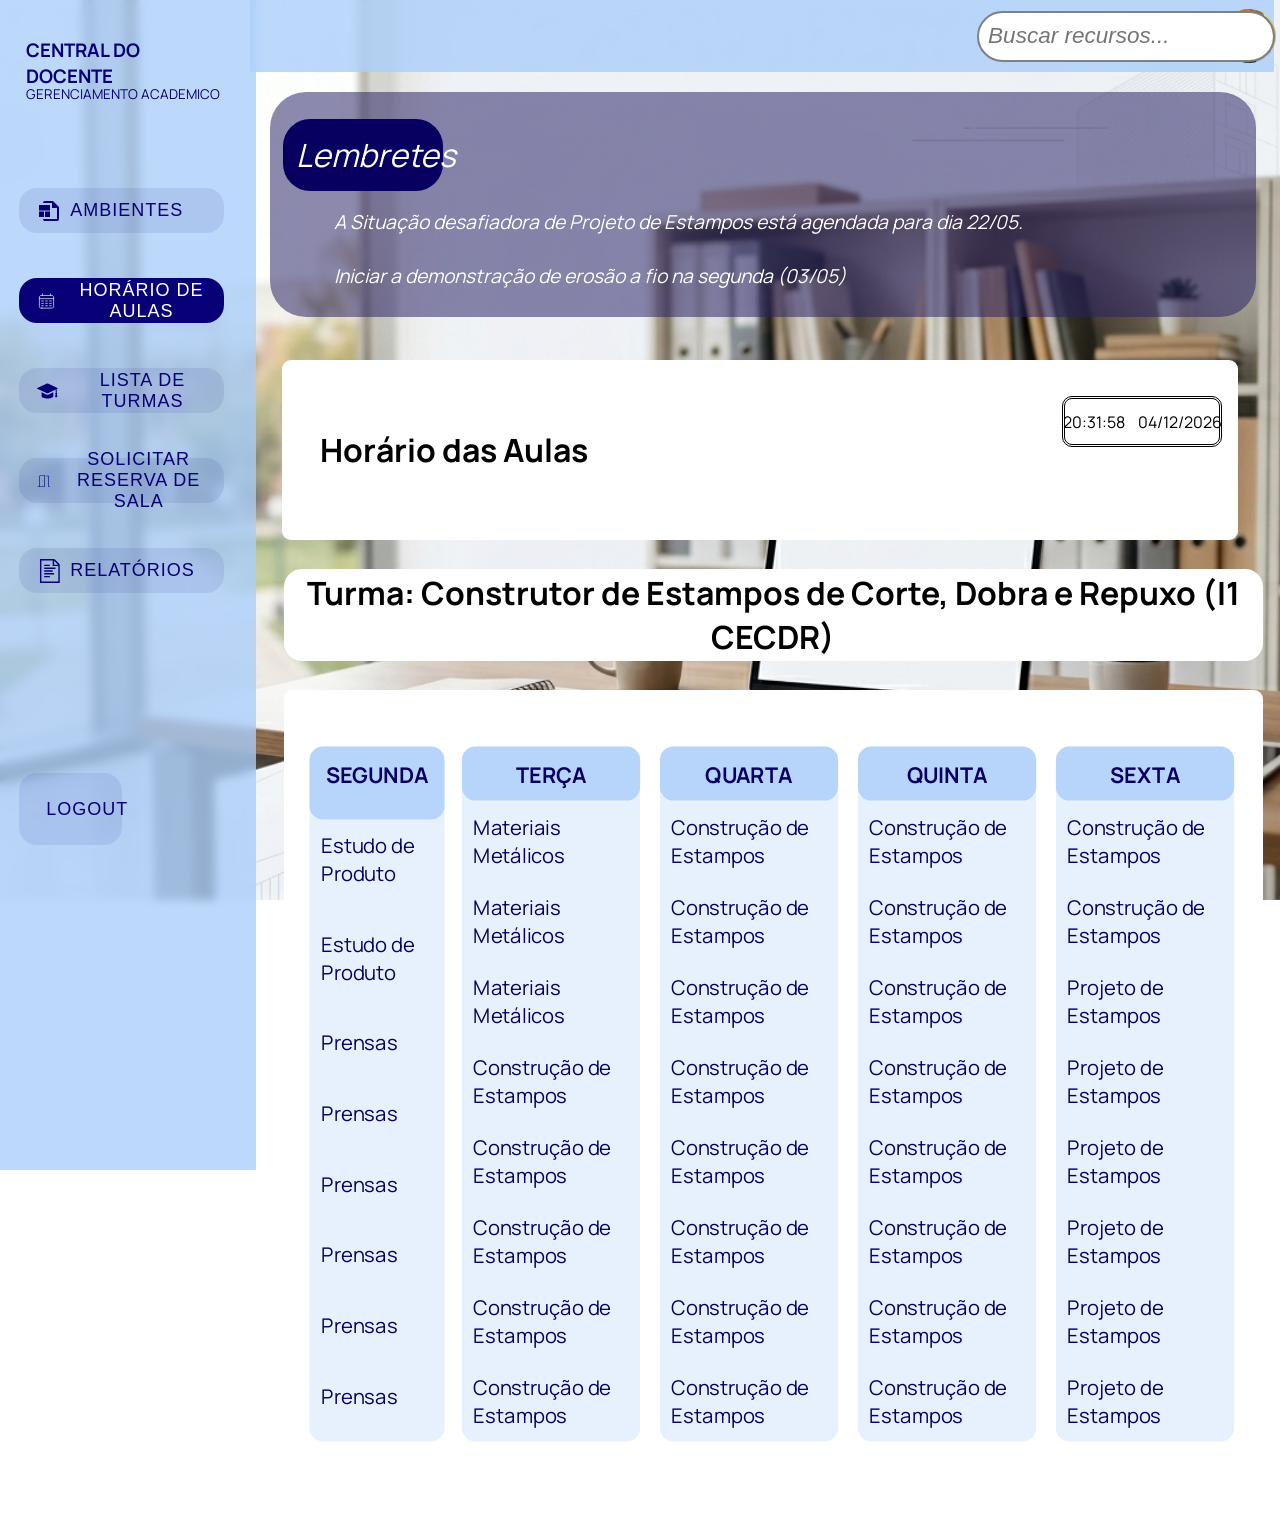
<file: tela_docente/docente.html>
<!DOCTYPE html>
<html lang="en">
<head>
    <meta charset="UTF-8">
    <meta name="viewport" content="width=device-width, initial-scale=1.0">
    <title>Central do Docente</title>
    <link rel="stylesheet" href="index.css">

    <style>
        body{
            background-image: url('assets/coordenacao.png');
            background-repeat: no-repeat;
            background-attachment: fixed;
            background-size: cover;
            background-position: center;
            }
    </style>

</head>

<body>
<div class="corpo">
    <div class="coluna_menu">
        <div class="perfil">
            <h3>CENTRAL DO <br>DOCENTE</h3>
            <p style="margin-top: -2.5vh; font-size: 1.5vh;">GERENCIAMENTO ACADEMICO</p>
        </div>

        <button type="button" class="ambientes">
            <svg fill="#080076" width="24px" height="24px" viewBox="0 0 24 24" xmlns="http://www.w3.org/2000/svg" stroke="#ffffff" stroke-width="0.00024000000000000003"><g id="SVGRepo_bgCarrier" stroke-width="0"></g><g id="SVGRepo_tracerCarrier" stroke-linecap="round" stroke-linejoin="round"></g><g id="SVGRepo_iconCarrier"> <path d="M15.991 2H7.97897C7.44774 2 6.93827 2.21071 6.56263 2.58579C6.187 2.96086 5.97596 3.46957 5.97596 4H14.9895V9H19.997V20H5.97596C5.97596 20.5304 6.187 21.0391 6.56263 21.4142C6.93827 21.7893 7.44774 22 7.97897 22H19.997C20.5282 22 21.0377 21.7893 21.4133 21.4142C21.789 21.0391 22 20.5304 22 20V8L15.991 2Z"></path> <path d="M13.0165 12.46H8.00901V18H13.0165V12.46Z"></path> <path d="M13.0165 6H2V11.54H13.0165V6Z"></path> <path d="M7.00751 12.46H2V18H7.00751V12.46Z"></path> </g></svg>
            <span>AMBIENTES</span>
        </button>

        <button type="button" class="horario">
            <svg width="24px" height="24px" viewBox="0 0 24 24" fill="none" xmlns="http://www.w3.org/2000/svg" stroke="#080076"><g id="SVGRepo_bgCarrier" stroke-width="0"></g><g id="SVGRepo_tracerCarrier" stroke-linecap="round" stroke-linejoin="round"></g><g id="SVGRepo_iconCarrier"> <path d="M3 9H21M7 3V5M17 3V5M6 12H8M11 12H13M16 12H18M6 15H8M11 15H13M16 15H18M6 18H8M11 18H13M16 18H18M6.2 21H17.8C18.9201 21 19.4802 21 19.908 20.782C20.2843 20.5903 20.5903 20.2843 20.782 19.908C21 19.4802 21 18.9201 21 17.8V8.2C21 7.07989 21 6.51984 20.782 6.09202C20.5903 5.71569 20.2843 5.40973 19.908 5.21799C19.4802 5 18.9201 5 17.8 5H6.2C5.0799 5 4.51984 5 4.09202 5.21799C3.71569 5.40973 3.40973 5.71569 3.21799 6.09202C3 6.51984 3 7.07989 3 8.2V17.8C3 18.9201 3 19.4802 3.21799 19.908C3.40973 20.2843 3.71569 20.5903 4.09202 20.782C4.51984 21 5.07989 21 6.2 21Z" stroke="#ffffff" stroke-width="0.8399999999999999" stroke-linecap="round"></path> </g></svg>
            <span>HORÁRIO DE AULAS</span>
        </button>

        <button type="button" class="portal">
            <svg height="24px" width="24px" version="1.1" id="_x32_" xmlns="http://www.w3.org/2000/svg" xmlns:xlink="http://www.w3.org/1999/xlink" viewBox="0 0 512.00 512.00" xml:space="preserve" fill="#080076" stroke="#080076" stroke-width="0.00512"><g id="SVGRepo_bgCarrier" stroke-width="0"></g><g id="SVGRepo_tracerCarrier" stroke-linecap="round" stroke-linejoin="round"></g><g id="SVGRepo_iconCarrier"> <style type="text/css"></style> <g> <path class="st0" d="M505.837,180.418L279.265,76.124c-7.349-3.385-15.177-5.093-23.265-5.093c-8.088,0-15.914,1.708-23.265,5.093 L6.163,180.418C2.418,182.149,0,185.922,0,190.045s2.418,7.896,6.163,9.627l226.572,104.294c7.349,3.385,15.177,5.101,23.265,5.101 c8.088,0,15.916-1.716,23.267-5.101l178.812-82.306v82.881c-7.096,0.8-12.63,6.84-12.63,14.138c0,6.359,4.208,11.864,10.206,13.618 l-12.092,79.791h55.676l-12.09-79.791c5.996-1.754,10.204-7.259,10.204-13.618c0-7.298-5.534-13.338-12.63-14.138v-95.148 l21.116-9.721c3.744-1.731,6.163-5.504,6.163-9.627S509.582,182.149,505.837,180.418z"></path> <path class="st0" d="M256,346.831c-11.246,0-22.143-2.391-32.386-7.104L112.793,288.71v101.638 c0,22.314,67.426,50.621,143.207,50.621c75.782,0,143.209-28.308,143.209-50.621V288.71l-110.827,51.017 C278.145,344.44,267.25,346.831,256,346.831z"></path> </g> </g></svg>
            <span>LISTA DE TURMAS</span>
        </button>

        <button type="button" class="salas">
            <svg fill="#080076" width="24px" height="24px" viewBox="0 0 32 32" version="1.1" xmlns="http://www.w3.org/2000/svg"><g id="SVGRepo_bgCarrier" stroke-width="0"></g><g id="SVGRepo_tracerCarrier" stroke-linecap="round" stroke-linejoin="round"></g><g id="SVGRepo_iconCarrier"> <title>door-open</title> <path d="M30 29.25h-1.25v-25.25c-0-0.414-0.336-0.75-0.75-0.75h-6c-0.414 0-0.75 0.336-0.75 0.75s0.336 0.75 0.75 0.75v0h5.25v25.25c0 0.414 0.336 0.75 0.75 0.75h2c0.414 0 0.75-0.336 0.75-0.75s-0.336-0.75-0.75-0.75v0zM17.853 1.26l-11.977 2c-0.357 0.062-0.626 0.37-0.626 0.74 0 0 0 0 0 0v0 25.25h-3.25c-0.414 0-0.75 0.336-0.75 0.75s0.336 0.75 0.75 0.75v0h15.977c0.414-0 0.75-0.336 0.75-0.75v0-28c-0.001-0.414-0.337-0.75-0.751-0.75-0.043 0-0.086 0.004-0.127 0.011l0.004-0.001zM6.75 29.25v-24.615l10.477-1.749v26.364zM13.979 15.3c-0.082-0.030-0.177-0.048-0.276-0.048-0.21 0-0.401 0.079-0.545 0.209l0.001-0.001c-0.136 0.139-0.22 0.33-0.22 0.54s0.084 0.401 0.22 0.54l-0-0c0.145 0.122 0.334 0.197 0.539 0.199h0.001c0.1-0.002 0.197-0.016 0.288-0.042l-0.008 0.002c0.094-0.039 0.173-0.092 0.24-0.159v0c0.136-0.139 0.22-0.33 0.22-0.54s-0.084-0.401-0.22-0.54l0 0c-0.067-0.068-0.147-0.122-0.236-0.158l-0.005-0.002z"></path> </g></svg>
            <span>SOLICITAR RESERVA DE SALA</span>
        </button>

        <button type="button" class="relatorios">
            <svg fill="#080076" width="24px" height="24px" viewBox="0 0 1920 1920" xmlns="http://www.w3.org/2000/svg"><g id="SVGRepo_bgCarrier" stroke-width="0"></g><g id="SVGRepo_tracerCarrier" stroke-linecap="round" stroke-linejoin="round"></g><g id="SVGRepo_iconCarrier"> <path d="M1706.235 1807.059H350.941V112.94h903.53v451.765h451.764v1242.353Zm-338.823-1670.74 315.443 315.447h-315.443V136.32Zm402.182 242.487L1440.372 49.58C1408.296 17.62 1365.717 0 1320.542 0H238v1920h1581.175V498.635c0-45.176-17.618-87.755-49.58-119.83ZM576.823 1242.353h790.589v-112.94H576.823v112.94Zm0-451.765h903.53V677.647h-903.53v112.941Zm0 677.647h451.765v-112.941H576.823v112.941Zm0-451.764h677.648V903.53H576.823v112.941Zm0-451.765h451.765V451.765H576.823v112.941Z" fill-rule="evenodd"></path> </g></svg>
            <span>RELATÓRIOS</span>
        </button>

        <button type="button" class="logout" id="logout">
            <svg fill="#080076" width="24px" height="24px" viewBox="0 0 32 32" version="1.1" xmlns="http://www.w3.org/2000/svg"><g id="SVGRepo_bgCarrier" stroke-width="0"></g><g id="SVGRepo_tracerCarrier" stroke-linecap="round" stroke-linejoin="round"></g><g id="SVGRepo_iconCarrier"> <path d="M3.651 16.989h17.326c0.553 0 1-0.448 1-1s-0.447-1-1-1h-17.264l3.617-3.617c0.391-0.39 0.391-1.024 0-1.414s-1.024-0.39-1.414 0l-5.907 6.062 5.907 6.063c0.196 0.195 0.451 0.293 0.707 0.293s0.511-0.098 0.707-0.293c0.391-0.39 0.391-1.023 0-1.414zM29.989 0h-17c-1.105 0-2 0.895-2 2v9h2.013v-7.78c0-0.668 0.542-1.21 1.21-1.21h14.523c0.669 0 1.21 0.542 1.21 1.21l0.032 25.572c0 0.668-0.541 1.21-1.21 1.21h-14.553c-0.668 0-1.21-0.542-1.21-1.21v-7.824l-2.013 0.003v9.030c0 1.105 0.895 2 2 2h16.999c1.105 0 2.001-0.895 2.001-2v-28c-0-1.105-0.896-2-2-2z"></path> </g></svg>
            <span>LOGOUT</span>
        </button>
    </div>

    

    <div class="alerta">
        <div class="alerta-titulo">
            Lembretes
        </div>
        <div class="alerta-texto">
            <p>A Situação desafiadora de Projeto de Estampos está agendada para dia 22/05.<br>
            Iniciar a demonstração de erosão a fio na segunda (03/05)</p>
        </div>
    </div>
    <div class="indicadores">

    <div class="topo">
        <h1>Horário das Aulas</h1>
        <div class="relogio-container">
            <div id="relogio">00:00:00</div>
            <div id="data">Data</div>
    </div>
    </div>

<div class="pesquisa">
        <button type="button" class="avatar">
        </button>

        <button type="button" class="settings">
            <svg width="24px" height="24px" viewBox="0 0 24 24" fill="none" xmlns="http://www.w3.org/2000/svg"><g id="SVGRepo_bgCarrier" stroke-width="0"></g><g id="SVGRepo_tracerCarrier" stroke-linecap="round" stroke-linejoin="round"></g><g id="SVGRepo_iconCarrier"> <path fill-rule="evenodd" clip-rule="evenodd" d="M11.5 1C10.9477 1 10.5 1.44772 10.5 2V3H9.99998C7.23864 3 4.99999 5.23825 4.99999 7.99975V11C4.99999 11.7377 4.76718 12.5722 4.39739 13.4148C4.03165 14.2482 3.55876 15.0294 3.14142 15.6439C2.38188 16.7624 2.85216 18.5301 4.40564 18.8103C5.42144 18.9935 6.85701 19.2115 8.54656 19.3527C8.54454 19.4015 8.54352 19.4506 8.54352 19.5C8.54352 21.433 10.1105 23 12.0435 23C13.9765 23 15.5435 21.433 15.5435 19.5C15.5435 19.4482 15.5424 19.3966 15.5402 19.3453C17.1921 19.204 18.596 18.9903 19.5943 18.8103C21.1478 18.5301 21.6181 16.7624 20.8586 15.6439C20.4412 15.0294 19.9683 14.2482 19.6026 13.4148C19.2328 12.5722 19 11.7377 19 11V7.99975C19 5.23825 16.7613 3 14 3H13.5V2C13.5 1.44772 13.0523 1 12.5 1H11.5ZM12 19.5C12.5113 19.5 13.0122 19.4898 13.4997 19.4715C13.5076 20.2758 12.8541 20.9565 12.0435 20.9565C11.2347 20.9565 10.5803 20.2778 10.5872 19.4747C11.0473 19.491 11.5191 19.5 12 19.5ZM9.99998 5C8.34305 5 6.99999 6.34298 6.99999 7.99975V11C6.99999 12.1234 6.65547 13.2463 6.22878 14.2186C5.79804 15.2 5.25528 16.0911 4.79599 16.7675C4.78578 16.7825 4.78102 16.7969 4.77941 16.8113C4.77797 16.8242 4.77919 16.8362 4.78167 16.8458C6.3644 17.1303 9.00044 17.5 12 17.5C14.9995 17.5 17.6356 17.1303 19.2183 16.8458C19.2208 16.8362 19.222 16.8242 19.2206 16.8113C19.2189 16.7969 19.2142 16.7825 19.204 16.7675C18.7447 16.0911 18.2019 15.2 17.7712 14.2186C17.3445 13.2463 17 12.1234 17 11V7.99975C17 6.34298 15.6569 5 14 5H9.99998Z" fill="#080060"></path> </g></svg>
        </button>

        <button type="button" class="notifications">
            <svg width="24px" height="24px" viewBox="0 0 24.00 24.00" fill="none" xmlns="http://www.w3.org/2000/svg" stroke="#080060" stroke-width="0.00024000000000000003"><g id="SVGRepo_bgCarrier" stroke-width="0"></g><g id="SVGRepo_tracerCarrier" stroke-linecap="round" stroke-linejoin="round"></g><g id="SVGRepo_iconCarrier"> <path fill-rule="evenodd" clip-rule="evenodd" d="M12 8.00002C9.79085 8.00002 7.99999 9.79088 7.99999 12C7.99999 14.2092 9.79085 16 12 16C14.2091 16 16 14.2092 16 12C16 9.79088 14.2091 8.00002 12 8.00002ZM9.99999 12C9.99999 10.8955 10.8954 10 12 10C13.1046 10 14 10.8955 14 12C14 13.1046 13.1046 14 12 14C10.8954 14 9.99999 13.1046 9.99999 12Z" fill="#080060"></path> <path fill-rule="evenodd" clip-rule="evenodd" d="M12 8.00002C9.79085 8.00002 7.99999 9.79088 7.99999 12C7.99999 14.2092 9.79085 16 12 16C14.2091 16 16 14.2092 16 12C16 9.79088 14.2091 8.00002 12 8.00002ZM9.99999 12C9.99999 10.8955 10.8954 10 12 10C13.1046 10 14 10.8955 14 12C14 13.1046 13.1046 14 12 14C10.8954 14 9.99999 13.1046 9.99999 12Z" fill="#080060"></path> <path fill-rule="evenodd" clip-rule="evenodd" d="M10.7673 1.01709C10.9925 0.999829 11.2454 0.99993 11.4516 1.00001L12.5484 1.00001C12.7546 0.99993 13.0075 0.999829 13.2327 1.01709C13.4989 1.03749 13.8678 1.08936 14.2634 1.26937C14.7635 1.49689 15.1915 1.85736 15.5007 2.31147C15.7454 2.67075 15.8592 3.0255 15.9246 3.2843C15.9799 3.50334 16.0228 3.75249 16.0577 3.9557L16.1993 4.77635L16.2021 4.77788C16.2369 4.79712 16.2715 4.81659 16.306 4.8363L16.3086 4.83774L17.2455 4.49865C17.4356 4.42978 17.6693 4.34509 17.8835 4.28543C18.1371 4.2148 18.4954 4.13889 18.9216 4.17026C19.4614 4.20998 19.9803 4.39497 20.4235 4.70563C20.7734 4.95095 21.0029 5.23636 21.1546 5.4515C21.2829 5.63326 21.4103 5.84671 21.514 6.02029L22.0158 6.86003C22.1256 7.04345 22.2594 7.26713 22.3627 7.47527C22.4843 7.7203 22.6328 8.07474 22.6777 8.52067C22.7341 9.08222 22.6311 9.64831 22.3803 10.1539C22.1811 10.5554 21.9171 10.8347 21.7169 11.0212C21.5469 11.1795 21.3428 11.3417 21.1755 11.4746L20.5 12L21.1755 12.5254C21.3428 12.6584 21.5469 12.8205 21.7169 12.9789C21.9171 13.1653 22.1811 13.4446 22.3802 13.8461C22.631 14.3517 22.7341 14.9178 22.6776 15.4794C22.6328 15.9253 22.4842 16.2797 22.3626 16.5248C22.2593 16.7329 22.1255 16.9566 22.0158 17.14L21.5138 17.9799C21.4102 18.1535 21.2828 18.3668 21.1546 18.5485C21.0028 18.7637 20.7734 19.0491 20.4234 19.2944C19.9803 19.6051 19.4613 19.7901 18.9216 19.8298C18.4954 19.8612 18.1371 19.7852 17.8835 19.7146C17.6692 19.6549 17.4355 19.5703 17.2454 19.5014L16.3085 19.1623L16.306 19.1638C16.2715 19.1835 16.2369 19.2029 16.2021 19.2222L16.1993 19.2237L16.0577 20.0443C16.0228 20.2475 15.9799 20.4967 15.9246 20.7157C15.8592 20.9745 15.7454 21.3293 15.5007 21.6886C15.1915 22.1427 14.7635 22.5032 14.2634 22.7307C13.8678 22.9107 13.4989 22.9626 13.2327 22.983C13.0074 23.0002 12.7546 23.0001 12.5484 23H11.4516C11.2454 23.0001 10.9925 23.0002 10.7673 22.983C10.5011 22.9626 10.1322 22.9107 9.73655 22.7307C9.23648 22.5032 8.80849 22.1427 8.49926 21.6886C8.25461 21.3293 8.14077 20.9745 8.07542 20.7157C8.02011 20.4967 7.97723 20.2475 7.94225 20.0443L7.80068 19.2237L7.79791 19.2222C7.7631 19.2029 7.72845 19.1835 7.69396 19.1637L7.69142 19.1623L6.75458 19.5014C6.5645 19.5702 6.33078 19.6549 6.11651 19.7146C5.86288 19.7852 5.50463 19.8611 5.07841 19.8298C4.53866 19.7901 4.01971 19.6051 3.57654 19.2944C3.2266 19.0491 2.99714 18.7637 2.84539 18.5485C2.71718 18.3668 2.58974 18.1534 2.4861 17.9798L1.98418 17.14C1.87447 16.9566 1.74067 16.7329 1.63737 16.5248C1.51575 16.2797 1.36719 15.9253 1.32235 15.4794C1.26588 14.9178 1.36897 14.3517 1.61976 13.8461C1.81892 13.4446 2.08289 13.1653 2.28308 12.9789C2.45312 12.8205 2.65717 12.6584 2.82449 12.5254L3.47844 12.0054V11.9947L2.82445 11.4746C2.65712 11.3417 2.45308 11.1795 2.28304 11.0212C2.08285 10.8347 1.81888 10.5554 1.61972 10.1539C1.36893 9.64832 1.26584 9.08224 1.3223 8.52069C1.36714 8.07476 1.51571 7.72032 1.63732 7.47528C1.74062 7.26715 1.87443 7.04347 1.98414 6.86005L2.48605 6.02026C2.58969 5.84669 2.71714 5.63326 2.84534 5.45151C2.9971 5.23637 3.22655 4.95096 3.5765 4.70565C4.01966 4.39498 4.53862 4.20999 5.07837 4.17027C5.50458 4.1389 5.86284 4.21481 6.11646 4.28544C6.33072 4.34511 6.56444 4.4298 6.75451 4.49867L7.69141 4.83775L7.69394 4.8363C7.72844 4.8166 7.7631 4.79712 7.79791 4.77788L7.80068 4.77635L7.94225 3.95571C7.97723 3.7525 8.02011 3.50334 8.07542 3.2843C8.14077 3.0255 8.25461 2.67075 8.49926 2.31147C8.80849 1.85736 9.23648 1.49689 9.73655 1.26937C10.1322 1.08936 10.5011 1.03749 10.7673 1.01709ZM14.0938 4.3363C14.011 3.85634 13.9696 3.61637 13.8476 3.43717C13.7445 3.2858 13.6019 3.16564 13.4352 3.0898C13.2378 3.00002 12.9943 3.00002 12.5073 3.00002H11.4927C11.0057 3.00002 10.7621 3.00002 10.5648 3.0898C10.3981 3.16564 10.2555 3.2858 10.1524 3.43717C10.0304 3.61637 9.98895 3.85634 9.90615 4.3363L9.75012 5.24064C9.69445 5.56333 9.66662 5.72467 9.60765 5.84869C9.54975 5.97047 9.50241 6.03703 9.40636 6.13166C9.30853 6.22804 9.12753 6.3281 8.76554 6.52822C8.73884 6.54298 8.71227 6.55791 8.68582 6.57302C8.33956 6.77078 8.16643 6.86966 8.03785 6.90314C7.91158 6.93602 7.83293 6.94279 7.70289 6.93196C7.57049 6.92094 7.42216 6.86726 7.12551 6.7599L6.11194 6.39308C5.66271 6.2305 5.43809 6.14921 5.22515 6.16488C5.04524 6.17811 4.87225 6.23978 4.72453 6.34333C4.5497 6.46589 4.42715 6.67094 4.18206 7.08103L3.72269 7.84965C3.46394 8.2826 3.33456 8.49907 3.31227 8.72078C3.29345 8.90796 3.32781 9.09665 3.41141 9.26519C3.51042 9.4648 3.7078 9.62177 4.10256 9.9357L4.82745 10.5122C5.07927 10.7124 5.20518 10.8126 5.28411 10.9199C5.36944 11.036 5.40583 11.1114 5.44354 11.2504C5.47844 11.379 5.47844 11.586 5.47844 12C5.47844 12.414 5.47844 12.621 5.44354 12.7497C5.40582 12.8887 5.36944 12.9641 5.28413 13.0801C5.20518 13.1875 5.07927 13.2876 4.82743 13.4879L4.10261 14.0643C3.70785 14.3783 3.51047 14.5352 3.41145 14.7349C3.32785 14.9034 3.29349 15.0921 3.31231 15.2793C3.33461 15.501 3.46398 15.7174 3.72273 16.1504L4.1821 16.919C4.4272 17.3291 4.54974 17.5342 4.72457 17.6567C4.8723 17.7603 5.04528 17.8219 5.2252 17.8352C5.43813 17.8508 5.66275 17.7695 6.11199 17.607L7.12553 17.2402C7.42216 17.1328 7.5705 17.0791 7.7029 17.0681C7.83294 17.0573 7.91159 17.064 8.03786 17.0969C8.16644 17.1304 8.33956 17.2293 8.68582 17.427C8.71228 17.4421 8.73885 17.4571 8.76554 17.4718C9.12753 17.6719 9.30853 17.772 9.40635 17.8684C9.50241 17.963 9.54975 18.0296 9.60765 18.1514C9.66662 18.2754 9.69445 18.4367 9.75012 18.7594L9.90615 19.6637C9.98895 20.1437 10.0304 20.3837 10.1524 20.5629C10.2555 20.7142 10.3981 20.8344 10.5648 20.9102C10.7621 21 11.0057 21 11.4927 21H12.5073C12.9943 21 13.2378 21 13.4352 20.9102C13.6019 20.8344 13.7445 20.7142 13.8476 20.5629C13.9696 20.3837 14.011 20.1437 14.0938 19.6637L14.2499 18.7594C14.3055 18.4367 14.3334 18.2754 14.3923 18.1514C14.4502 18.0296 14.4976 17.963 14.5936 17.8684C14.6915 17.772 14.8725 17.6719 15.2344 17.4718C15.2611 17.4571 15.2877 17.4421 15.3141 17.427C15.6604 17.2293 15.8335 17.1304 15.9621 17.0969C16.0884 17.064 16.167 17.0573 16.2971 17.0681C16.4295 17.0791 16.5778 17.1328 16.8744 17.2402L17.888 17.607C18.3372 17.7696 18.5619 17.8509 18.7748 17.8352C18.9547 17.8219 19.1277 17.7603 19.2754 17.6567C19.4502 17.5342 19.5728 17.3291 19.8179 16.919L20.2773 16.1504C20.536 15.7175 20.6654 15.501 20.6877 15.2793C20.7065 15.0921 20.6721 14.9034 20.5885 14.7349C20.4895 14.5353 20.2921 14.3783 19.8974 14.0643L19.1726 13.4879C18.9207 13.2876 18.7948 13.1875 18.7159 13.0801C18.6306 12.9641 18.5942 12.8887 18.5564 12.7497C18.5215 12.6211 18.5215 12.414 18.5215 12C18.5215 11.586 18.5215 11.379 18.5564 11.2504C18.5942 11.1114 18.6306 11.036 18.7159 10.9199C18.7948 10.8126 18.9207 10.7124 19.1725 10.5122L19.8974 9.9357C20.2922 9.62176 20.4896 9.46479 20.5886 9.26517C20.6722 9.09664 20.7065 8.90795 20.6877 8.72076C20.6654 8.49906 20.5361 8.28259 20.2773 7.84964L19.8179 7.08102C19.5728 6.67093 19.4503 6.46588 19.2755 6.34332C19.1277 6.23977 18.9548 6.1781 18.7748 6.16486C18.5619 6.14919 18.3373 6.23048 17.888 6.39307L16.8745 6.75989C16.5778 6.86725 16.4295 6.92093 16.2971 6.93195C16.167 6.94278 16.0884 6.93601 15.9621 6.90313C15.8335 6.86965 15.6604 6.77077 15.3142 6.57302C15.2877 6.55791 15.2611 6.54298 15.2345 6.52822C14.8725 6.3281 14.6915 6.22804 14.5936 6.13166C14.4976 6.03703 14.4502 5.97047 14.3923 5.84869C14.3334 5.72467 14.3055 5.56332 14.2499 5.24064L14.0938 4.3363Z" fill="#080060"></path> </g></svg>
        </button>
        
        <input class="pesquisar" placeholder="Buscar recursos..." type="text"/>
                          
    </div>
        
<div class="container">
  <table>
    <thead>
      <tr>
        <th colspan="5" class="titulo">
          Turma: Construtor de Estampos de Corte, Dobra e Repuxo (I1 CECDR)
        </th>
    </thead>
    <tbody class="tabela">
      <tr class="segunda">
        
        <th style="color: #080060;font-size: x-large;justify-content: center;display: flex; background-color: rgba(171, 206, 250, 0.788);border-radius: 15px;">SEGUNDA</th>
        <div class="seg">
        <td>Estudo de Produto</td>
        <td>Estudo de Produto</td>
        <td>Prensas</td>
        <td>Prensas</td>
        <td>Prensas</td>
        <td>Prensas</td>
        <td>Prensas</td>
        <td>Prensas</td>
        </div>
      </tr>
     
      <tr class="terca">
        <th style="color: #080060;font-size: x-large;justify-content: center;display: flex; background-color: rgba(171, 206, 250, 0.788);border-radius: 15px;">TERÇA</th>
        <td>Materiais Metálicos</td>
        <td>Materiais Metálicos</td>
        <td>Materiais Metálicos</td>
        <td>Construção de Estampos</td>
        <td>Construção de Estampos</td>
        <td>Construção de Estampos</td>
        <td>Construção de Estampos</td>
        <td>Construção de Estampos</td>
      </tr>

      <tr class="quarta">
        <th style="color: #080060;font-size: x-large;justify-content: center;display: flex; background-color: rgba(171, 206, 250, 0.788);border-radius: 15px;">QUARTA</th>
        <td>Construção de Estampos</td>
        <td>Construção de Estampos</td>
        <td>Construção de Estampos</td>
        <td>Construção de Estampos</td>
        <td>Construção de Estampos</td>
        <td>Construção de Estampos</td>
        <td>Construção de Estampos</td>
        <td>Construção de Estampos</td>
        </tr>

       <tr class="quinta">
        <th style="color: #080060;font-size: x-large;justify-content: center;display: flex; background-color: rgba(171, 206, 250, 0.788);border-radius: 15px;">QUINTA</th>
        <td>Construção de Estampos</td>
        <td>Construção de Estampos</td>
        <td>Construção de Estampos</td>
        <td>Construção de Estampos</td>
        <td>Construção de Estampos</td>
        <td>Construção de Estampos</td>
        <td>Construção de Estampos</td>
        <td>Construção de Estampos</td>
        </tr>

       <tr class="sexta">
        <th style="color: #080060;font-size: x-large;justify-content: center;display: flex; background-color: rgba(171, 206, 250, 0.788);border-radius: 15px;">SEXTA</th>
        <td>Construção de Estampos</td>
        <td>Construção de Estampos</td>
        <td>Projeto de Estampos</td>
        <td>Projeto de Estampos</td>
        <td>Projeto de Estampos</td>
        <td>Projeto de Estampos</td>
        <td>Projeto de Estampos</td>
        <td>Projeto de Estampos</td>
        </tr>
    </tbody>
  </table>
</div>
    
</div>
    <script src="index.js"></script>
</body>
</html>
</file>
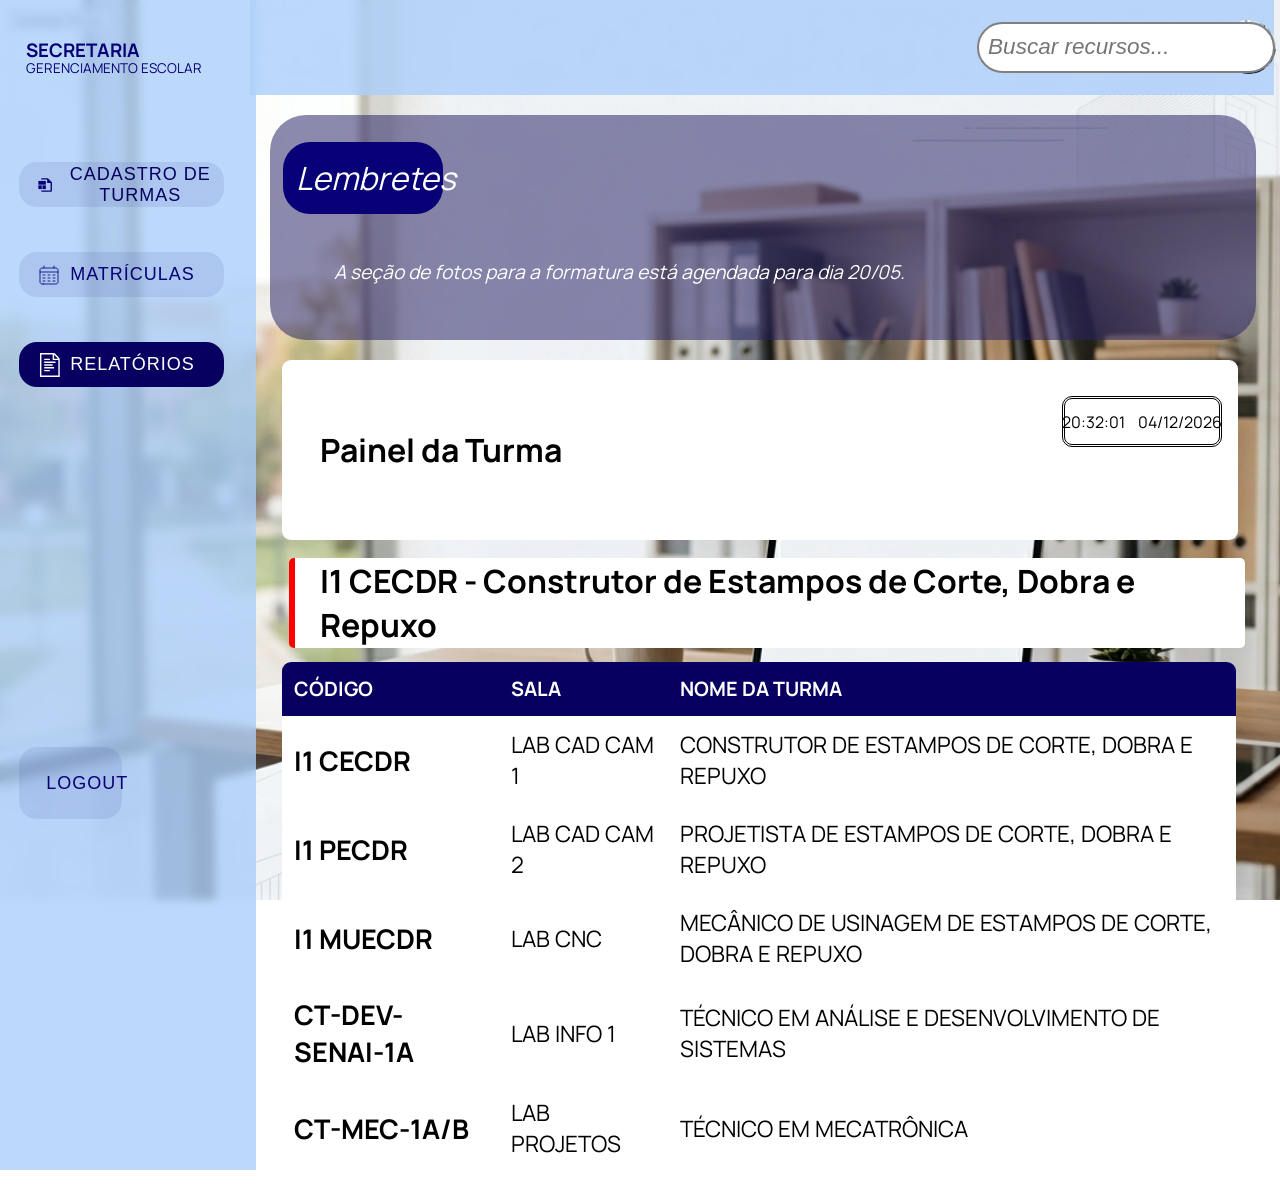
<file: tela_secretaria/secretaria.html>
<!DOCTYPE html>
<html lang="en">
<head>
    <meta charset="UTF-8">
    <meta name="viewport" content="width=device-width, initial-scale=1.0">
    <title>Perfil Secretaria</title>
    <link rel="stylesheet" href="index.css">

    <style>
        body{
            background-image: url('assets/coordenacao.png');
            background-repeat: no-repeat;
            background-attachment: fixed;
            background-size: cover;
            background-position: center;
            }
    </style>

</head>

<body>
<div class="corpo">
    <div class="coluna_menu">
        <div class="perfil">
            <h3>SECRETARIA</h3>
            <p style="margin-top: -2.5vh; font-size: 1.5vh;">GERENCIAMENTO ESCOLAR</p>
        </div>

        <button type="button" class="cadastro">
            <svg fill="#080076" width="24px" height="24px" viewBox="0 0 24 24" xmlns="http://www.w3.org/2000/svg" stroke="#ffffff" stroke-width="0.00024000000000000003"><g id="SVGRepo_bgCarrier" stroke-width="0"></g><g id="SVGRepo_tracerCarrier" stroke-linecap="round" stroke-linejoin="round"></g><g id="SVGRepo_iconCarrier"> <path d="M15.991 2H7.97897C7.44774 2 6.93827 2.21071 6.56263 2.58579C6.187 2.96086 5.97596 3.46957 5.97596 4H14.9895V9H19.997V20H5.97596C5.97596 20.5304 6.187 21.0391 6.56263 21.4142C6.93827 21.7893 7.44774 22 7.97897 22H19.997C20.5282 22 21.0377 21.7893 21.4133 21.4142C21.789 21.0391 22 20.5304 22 20V8L15.991 2Z"></path> <path d="M13.0165 12.46H8.00901V18H13.0165V12.46Z"></path> <path d="M13.0165 6H2V11.54H13.0165V6Z"></path> <path d="M7.00751 12.46H2V18H7.00751V12.46Z"></path> </g></svg>
            <span>CADASTRO DE TURMAS</span>
        </button>

        <button type="button" class="matriculas">
            <svg width="24px" height="24px" viewBox="0 0 24 24" fill="none" xmlns="http://www.w3.org/2000/svg" stroke="#080076"><g id="SVGRepo_bgCarrier" stroke-width="0"></g><g id="SVGRepo_tracerCarrier" stroke-linecap="round" stroke-linejoin="round"></g><g id="SVGRepo_iconCarrier"> <path d="M3 9H21M7 3V5M17 3V5M6 12H8M11 12H13M16 12H18M6 15H8M11 15H13M16 15H18M6 18H8M11 18H13M16 18H18M6.2 21H17.8C18.9201 21 19.4802 21 19.908 20.782C20.2843 20.5903 20.5903 20.2843 20.782 19.908C21 19.4802 21 18.9201 21 17.8V8.2C21 7.07989 21 6.51984 20.782 6.09202C20.5903 5.71569 20.2843 5.40973 19.908 5.21799C19.4802 5 18.9201 5 17.8 5H6.2C5.0799 5 4.51984 5 4.09202 5.21799C3.71569 5.40973 3.40973 5.71569 3.21799 6.09202C3 6.51984 3 7.07989 3 8.2V17.8C3 18.9201 3 19.4802 3.21799 19.908C3.40973 20.2843 3.71569 20.5903 4.09202 20.782C4.51984 21 5.07989 21 6.2 21Z" stroke="#080076" stroke-width="0.8399999999999999" stroke-linecap="round"></path> </g></svg>
            <span>MATRÍCULAS</span>
        </button>

        <button type="button" class="relatorios">
            <svg fill="#ffffff" width="24px" height="24px" viewBox="0 0 1920 1920" xmlns="http://www.w3.org/2000/svg"><g id="SVGRepo_bgCarrier" stroke-width="0"></g><g id="SVGRepo_tracerCarrier" stroke-linecap="round" stroke-linejoin="round"></g><g id="SVGRepo_iconCarrier"> <path d="M1706.235 1807.059H350.941V112.94h903.53v451.765h451.764v1242.353Zm-338.823-1670.74 315.443 315.447h-315.443V136.32Zm402.182 242.487L1440.372 49.58C1408.296 17.62 1365.717 0 1320.542 0H238v1920h1581.175V498.635c0-45.176-17.618-87.755-49.58-119.83ZM576.823 1242.353h790.589v-112.94H576.823v112.94Zm0-451.765h903.53V677.647h-903.53v112.941Zm0 677.647h451.765v-112.941H576.823v112.941Zm0-451.764h677.648V903.53H576.823v112.941Zm0-451.765h451.765V451.765H576.823v112.941Z" fill-rule="evenodd"></path> </g></svg>
            <span>RELATÓRIOS</span>
        </button>



        <button type="button" class="logout" id="logout">
            <svg fill="#080076" width="24px" height="24px" viewBox="0 0 32 32" version="1.1" xmlns="http://www.w3.org/2000/svg"><g id="SVGRepo_bgCarrier" stroke-width="0"></g><g id="SVGRepo_tracerCarrier" stroke-linecap="round" stroke-linejoin="round"></g><g id="SVGRepo_iconCarrier"> <path d="M3.651 16.989h17.326c0.553 0 1-0.448 1-1s-0.447-1-1-1h-17.264l3.617-3.617c0.391-0.39 0.391-1.024 0-1.414s-1.024-0.39-1.414 0l-5.907 6.062 5.907 6.063c0.196 0.195 0.451 0.293 0.707 0.293s0.511-0.098 0.707-0.293c0.391-0.39 0.391-1.023 0-1.414zM29.989 0h-17c-1.105 0-2 0.895-2 2v9h2.013v-7.78c0-0.668 0.542-1.21 1.21-1.21h14.523c0.669 0 1.21 0.542 1.21 1.21l0.032 25.572c0 0.668-0.541 1.21-1.21 1.21h-14.553c-0.668 0-1.21-0.542-1.21-1.21v-7.824l-2.013 0.003v9.030c0 1.105 0.895 2 2 2h16.999c1.105 0 2.001-0.895 2.001-2v-28c-0-1.105-0.896-2-2-2z"></path> </g></svg>
            <span>LOGOUT</span>
        </button>
    </div>
</div>

<button id="btnLogin">Acessar Portal</button>

    <div class="alerta">
        <div class="alerta-titulo">
            Lembretes
        </div>
        <div class="alerta-texto">
            <p>A seção de fotos para a formatura está agendada para dia 20/05.</p>
        </div>
    </div>
    <div class="indicadores">

    <div class="topo">
        <h1>Painel da Turma</h1>
        <div class="relogio-container">
            <div id="relogio">00:00:00</div>
            <div id="data">Data</div>
    </div>
    </div>

        <div class="resumo">
       <div class="cardmanutencao">
        <span>I1 CECDR - Construtor de Estampos de Corte, Dobra e Repuxo</span>
    </div>
</div>

<div class="tabela-corpo">
<table class="tabela">
    <thead>
        <tr>
            <th>CÓDIGO</th>
            <th>SALA</th>
            <th>NOME DA TURMA</th>

        </tr>
    </thead>

    <tbody>
        <tr>
            <td>I1 CECDR</td>
            <td>LAB CAD CAM 1</td>
            <td>CONSTRUTOR DE ESTAMPOS DE CORTE, DOBRA E REPUXO</td>
        </tr>

        <tr>
            <td>I1 PECDR</td>
            <td>LAB CAD CAM 2</td>
            <td>PROJETISTA DE ESTAMPOS DE CORTE, DOBRA E REPUXO</td>
        </tr>

        <tr>
            <td>I1 MUECDR</td>
            <td>LAB CNC</td>
            <td>MECÂNICO DE USINAGEM DE ESTAMPOS DE CORTE, DOBRA E REPUXO</td>
        </tr>

        <tr>
            <td>CT-DEV-SENAI-1A</td>
            <td>LAB INFO 1</td>
            <td>TÉCNICO EM ANÁLISE E DESENVOLVIMENTO DE SISTEMAS</td>
        </tr>

        <tr>
            <td>CT-MEC-1A/B</td>
            <td>LAB PROJETOS</td>
            <td>TÉCNICO EM MECATRÔNICA</td>
        </tr>

      
    
    
    </tbody>
</table>
    </div>

<div class="pesquisa">
        <button type="button" class="avatar">
        </button>

        <button type="button" class="settings">
            <svg width="24px" height="24px" viewBox="0 0 24 24" fill="none" xmlns="http://www.w3.org/2000/svg"><g id="SVGRepo_bgCarrier" stroke-width="0"></g><g id="SVGRepo_tracerCarrier" stroke-linecap="round" stroke-linejoin="round"></g><g id="SVGRepo_iconCarrier"> <path fill-rule="evenodd" clip-rule="evenodd" d="M11.5 1C10.9477 1 10.5 1.44772 10.5 2V3H9.99998C7.23864 3 4.99999 5.23825 4.99999 7.99975V11C4.99999 11.7377 4.76718 12.5722 4.39739 13.4148C4.03165 14.2482 3.55876 15.0294 3.14142 15.6439C2.38188 16.7624 2.85216 18.5301 4.40564 18.8103C5.42144 18.9935 6.85701 19.2115 8.54656 19.3527C8.54454 19.4015 8.54352 19.4506 8.54352 19.5C8.54352 21.433 10.1105 23 12.0435 23C13.9765 23 15.5435 21.433 15.5435 19.5C15.5435 19.4482 15.5424 19.3966 15.5402 19.3453C17.1921 19.204 18.596 18.9903 19.5943 18.8103C21.1478 18.5301 21.6181 16.7624 20.8586 15.6439C20.4412 15.0294 19.9683 14.2482 19.6026 13.4148C19.2328 12.5722 19 11.7377 19 11V7.99975C19 5.23825 16.7613 3 14 3H13.5V2C13.5 1.44772 13.0523 1 12.5 1H11.5ZM12 19.5C12.5113 19.5 13.0122 19.4898 13.4997 19.4715C13.5076 20.2758 12.8541 20.9565 12.0435 20.9565C11.2347 20.9565 10.5803 20.2778 10.5872 19.4747C11.0473 19.491 11.5191 19.5 12 19.5ZM9.99998 5C8.34305 5 6.99999 6.34298 6.99999 7.99975V11C6.99999 12.1234 6.65547 13.2463 6.22878 14.2186C5.79804 15.2 5.25528 16.0911 4.79599 16.7675C4.78578 16.7825 4.78102 16.7969 4.77941 16.8113C4.77797 16.8242 4.77919 16.8362 4.78167 16.8458C6.3644 17.1303 9.00044 17.5 12 17.5C14.9995 17.5 17.6356 17.1303 19.2183 16.8458C19.2208 16.8362 19.222 16.8242 19.2206 16.8113C19.2189 16.7969 19.2142 16.7825 19.204 16.7675C18.7447 16.0911 18.2019 15.2 17.7712 14.2186C17.3445 13.2463 17 12.1234 17 11V7.99975C17 6.34298 15.6569 5 14 5H9.99998Z" fill="#080060"></path> </g></svg>
        </button>

        <button type="button" class="notifications">
            <svg width="24px" height="24px" viewBox="0 0 24.00 24.00" fill="none" xmlns="http://www.w3.org/2000/svg" stroke="#080060" stroke-width="0.00024000000000000003"><g id="SVGRepo_bgCarrier" stroke-width="0"></g><g id="SVGRepo_tracerCarrier" stroke-linecap="round" stroke-linejoin="round"></g><g id="SVGRepo_iconCarrier"> <path fill-rule="evenodd" clip-rule="evenodd" d="M12 8.00002C9.79085 8.00002 7.99999 9.79088 7.99999 12C7.99999 14.2092 9.79085 16 12 16C14.2091 16 16 14.2092 16 12C16 9.79088 14.2091 8.00002 12 8.00002ZM9.99999 12C9.99999 10.8955 10.8954 10 12 10C13.1046 10 14 10.8955 14 12C14 13.1046 13.1046 14 12 14C10.8954 14 9.99999 13.1046 9.99999 12Z" fill="#080060"></path> <path fill-rule="evenodd" clip-rule="evenodd" d="M12 8.00002C9.79085 8.00002 7.99999 9.79088 7.99999 12C7.99999 14.2092 9.79085 16 12 16C14.2091 16 16 14.2092 16 12C16 9.79088 14.2091 8.00002 12 8.00002ZM9.99999 12C9.99999 10.8955 10.8954 10 12 10C13.1046 10 14 10.8955 14 12C14 13.1046 13.1046 14 12 14C10.8954 14 9.99999 13.1046 9.99999 12Z" fill="#080060"></path> <path fill-rule="evenodd" clip-rule="evenodd" d="M10.7673 1.01709C10.9925 0.999829 11.2454 0.99993 11.4516 1.00001L12.5484 1.00001C12.7546 0.99993 13.0075 0.999829 13.2327 1.01709C13.4989 1.03749 13.8678 1.08936 14.2634 1.26937C14.7635 1.49689 15.1915 1.85736 15.5007 2.31147C15.7454 2.67075 15.8592 3.0255 15.9246 3.2843C15.9799 3.50334 16.0228 3.75249 16.0577 3.9557L16.1993 4.77635L16.2021 4.77788C16.2369 4.79712 16.2715 4.81659 16.306 4.8363L16.3086 4.83774L17.2455 4.49865C17.4356 4.42978 17.6693 4.34509 17.8835 4.28543C18.1371 4.2148 18.4954 4.13889 18.9216 4.17026C19.4614 4.20998 19.9803 4.39497 20.4235 4.70563C20.7734 4.95095 21.0029 5.23636 21.1546 5.4515C21.2829 5.63326 21.4103 5.84671 21.514 6.02029L22.0158 6.86003C22.1256 7.04345 22.2594 7.26713 22.3627 7.47527C22.4843 7.7203 22.6328 8.07474 22.6777 8.52067C22.7341 9.08222 22.6311 9.64831 22.3803 10.1539C22.1811 10.5554 21.9171 10.8347 21.7169 11.0212C21.5469 11.1795 21.3428 11.3417 21.1755 11.4746L20.5 12L21.1755 12.5254C21.3428 12.6584 21.5469 12.8205 21.7169 12.9789C21.9171 13.1653 22.1811 13.4446 22.3802 13.8461C22.631 14.3517 22.7341 14.9178 22.6776 15.4794C22.6328 15.9253 22.4842 16.2797 22.3626 16.5248C22.2593 16.7329 22.1255 16.9566 22.0158 17.14L21.5138 17.9799C21.4102 18.1535 21.2828 18.3668 21.1546 18.5485C21.0028 18.7637 20.7734 19.0491 20.4234 19.2944C19.9803 19.6051 19.4613 19.7901 18.9216 19.8298C18.4954 19.8612 18.1371 19.7852 17.8835 19.7146C17.6692 19.6549 17.4355 19.5703 17.2454 19.5014L16.3085 19.1623L16.306 19.1638C16.2715 19.1835 16.2369 19.2029 16.2021 19.2222L16.1993 19.2237L16.0577 20.0443C16.0228 20.2475 15.9799 20.4967 15.9246 20.7157C15.8592 20.9745 15.7454 21.3293 15.5007 21.6886C15.1915 22.1427 14.7635 22.5032 14.2634 22.7307C13.8678 22.9107 13.4989 22.9626 13.2327 22.983C13.0074 23.0002 12.7546 23.0001 12.5484 23H11.4516C11.2454 23.0001 10.9925 23.0002 10.7673 22.983C10.5011 22.9626 10.1322 22.9107 9.73655 22.7307C9.23648 22.5032 8.80849 22.1427 8.49926 21.6886C8.25461 21.3293 8.14077 20.9745 8.07542 20.7157C8.02011 20.4967 7.97723 20.2475 7.94225 20.0443L7.80068 19.2237L7.79791 19.2222C7.7631 19.2029 7.72845 19.1835 7.69396 19.1637L7.69142 19.1623L6.75458 19.5014C6.5645 19.5702 6.33078 19.6549 6.11651 19.7146C5.86288 19.7852 5.50463 19.8611 5.07841 19.8298C4.53866 19.7901 4.01971 19.6051 3.57654 19.2944C3.2266 19.0491 2.99714 18.7637 2.84539 18.5485C2.71718 18.3668 2.58974 18.1534 2.4861 17.9798L1.98418 17.14C1.87447 16.9566 1.74067 16.7329 1.63737 16.5248C1.51575 16.2797 1.36719 15.9253 1.32235 15.4794C1.26588 14.9178 1.36897 14.3517 1.61976 13.8461C1.81892 13.4446 2.08289 13.1653 2.28308 12.9789C2.45312 12.8205 2.65717 12.6584 2.82449 12.5254L3.47844 12.0054V11.9947L2.82445 11.4746C2.65712 11.3417 2.45308 11.1795 2.28304 11.0212C2.08285 10.8347 1.81888 10.5554 1.61972 10.1539C1.36893 9.64832 1.26584 9.08224 1.3223 8.52069C1.36714 8.07476 1.51571 7.72032 1.63732 7.47528C1.74062 7.26715 1.87443 7.04347 1.98414 6.86005L2.48605 6.02026C2.58969 5.84669 2.71714 5.63326 2.84534 5.45151C2.9971 5.23637 3.22655 4.95096 3.5765 4.70565C4.01966 4.39498 4.53862 4.20999 5.07837 4.17027C5.50458 4.1389 5.86284 4.21481 6.11646 4.28544C6.33072 4.34511 6.56444 4.4298 6.75451 4.49867L7.69141 4.83775L7.69394 4.8363C7.72844 4.8166 7.7631 4.79712 7.79791 4.77788L7.80068 4.77635L7.94225 3.95571C7.97723 3.7525 8.02011 3.50334 8.07542 3.2843C8.14077 3.0255 8.25461 2.67075 8.49926 2.31147C8.80849 1.85736 9.23648 1.49689 9.73655 1.26937C10.1322 1.08936 10.5011 1.03749 10.7673 1.01709ZM14.0938 4.3363C14.011 3.85634 13.9696 3.61637 13.8476 3.43717C13.7445 3.2858 13.6019 3.16564 13.4352 3.0898C13.2378 3.00002 12.9943 3.00002 12.5073 3.00002H11.4927C11.0057 3.00002 10.7621 3.00002 10.5648 3.0898C10.3981 3.16564 10.2555 3.2858 10.1524 3.43717C10.0304 3.61637 9.98895 3.85634 9.90615 4.3363L9.75012 5.24064C9.69445 5.56333 9.66662 5.72467 9.60765 5.84869C9.54975 5.97047 9.50241 6.03703 9.40636 6.13166C9.30853 6.22804 9.12753 6.3281 8.76554 6.52822C8.73884 6.54298 8.71227 6.55791 8.68582 6.57302C8.33956 6.77078 8.16643 6.86966 8.03785 6.90314C7.91158 6.93602 7.83293 6.94279 7.70289 6.93196C7.57049 6.92094 7.42216 6.86726 7.12551 6.7599L6.11194 6.39308C5.66271 6.2305 5.43809 6.14921 5.22515 6.16488C5.04524 6.17811 4.87225 6.23978 4.72453 6.34333C4.5497 6.46589 4.42715 6.67094 4.18206 7.08103L3.72269 7.84965C3.46394 8.2826 3.33456 8.49907 3.31227 8.72078C3.29345 8.90796 3.32781 9.09665 3.41141 9.26519C3.51042 9.4648 3.7078 9.62177 4.10256 9.9357L4.82745 10.5122C5.07927 10.7124 5.20518 10.8126 5.28411 10.9199C5.36944 11.036 5.40583 11.1114 5.44354 11.2504C5.47844 11.379 5.47844 11.586 5.47844 12C5.47844 12.414 5.47844 12.621 5.44354 12.7497C5.40582 12.8887 5.36944 12.9641 5.28413 13.0801C5.20518 13.1875 5.07927 13.2876 4.82743 13.4879L4.10261 14.0643C3.70785 14.3783 3.51047 14.5352 3.41145 14.7349C3.32785 14.9034 3.29349 15.0921 3.31231 15.2793C3.33461 15.501 3.46398 15.7174 3.72273 16.1504L4.1821 16.919C4.4272 17.3291 4.54974 17.5342 4.72457 17.6567C4.8723 17.7603 5.04528 17.8219 5.2252 17.8352C5.43813 17.8508 5.66275 17.7695 6.11199 17.607L7.12553 17.2402C7.42216 17.1328 7.5705 17.0791 7.7029 17.0681C7.83294 17.0573 7.91159 17.064 8.03786 17.0969C8.16644 17.1304 8.33956 17.2293 8.68582 17.427C8.71228 17.4421 8.73885 17.4571 8.76554 17.4718C9.12753 17.6719 9.30853 17.772 9.40635 17.8684C9.50241 17.963 9.54975 18.0296 9.60765 18.1514C9.66662 18.2754 9.69445 18.4367 9.75012 18.7594L9.90615 19.6637C9.98895 20.1437 10.0304 20.3837 10.1524 20.5629C10.2555 20.7142 10.3981 20.8344 10.5648 20.9102C10.7621 21 11.0057 21 11.4927 21H12.5073C12.9943 21 13.2378 21 13.4352 20.9102C13.6019 20.8344 13.7445 20.7142 13.8476 20.5629C13.9696 20.3837 14.011 20.1437 14.0938 19.6637L14.2499 18.7594C14.3055 18.4367 14.3334 18.2754 14.3923 18.1514C14.4502 18.0296 14.4976 17.963 14.5936 17.8684C14.6915 17.772 14.8725 17.6719 15.2344 17.4718C15.2611 17.4571 15.2877 17.4421 15.3141 17.427C15.6604 17.2293 15.8335 17.1304 15.9621 17.0969C16.0884 17.064 16.167 17.0573 16.2971 17.0681C16.4295 17.0791 16.5778 17.1328 16.8744 17.2402L17.888 17.607C18.3372 17.7696 18.5619 17.8509 18.7748 17.8352C18.9547 17.8219 19.1277 17.7603 19.2754 17.6567C19.4502 17.5342 19.5728 17.3291 19.8179 16.919L20.2773 16.1504C20.536 15.7175 20.6654 15.501 20.6877 15.2793C20.7065 15.0921 20.6721 14.9034 20.5885 14.7349C20.4895 14.5353 20.2921 14.3783 19.8974 14.0643L19.1726 13.4879C18.9207 13.2876 18.7948 13.1875 18.7159 13.0801C18.6306 12.9641 18.5942 12.8887 18.5564 12.7497C18.5215 12.6211 18.5215 12.414 18.5215 12C18.5215 11.586 18.5215 11.379 18.5564 11.2504C18.5942 11.1114 18.6306 11.036 18.7159 10.9199C18.7948 10.8126 18.9207 10.7124 19.1725 10.5122L19.8974 9.9357C20.2922 9.62176 20.4896 9.46479 20.5886 9.26517C20.6722 9.09664 20.7065 8.90795 20.6877 8.72076C20.6654 8.49906 20.5361 8.28259 20.2773 7.84964L19.8179 7.08102C19.5728 6.67093 19.4503 6.46588 19.2755 6.34332C19.1277 6.23977 18.9548 6.1781 18.7748 6.16486C18.5619 6.14919 18.3373 6.23048 17.888 6.39307L16.8745 6.75989C16.5778 6.86725 16.4295 6.92093 16.2971 6.93195C16.167 6.94278 16.0884 6.93601 15.9621 6.90313C15.8335 6.86965 15.6604 6.77077 15.3142 6.57302C15.2877 6.55791 15.2611 6.54298 15.2345 6.52822C14.8725 6.3281 14.6915 6.22804 14.5936 6.13166C14.4976 6.03703 14.4502 5.97047 14.3923 5.84869C14.3334 5.72467 14.3055 5.56332 14.2499 5.24064L14.0938 4.3363Z" fill="#080060"></path> </g></svg>
        </button>
        
        <input class="pesquisar" placeholder="Buscar recursos..." type="text"/>
                          
    </div>
                
</div>
    <script src="index.js"></script>
</body>
</html>
</file>
<file: index.css>
@import url('https://fonts.googleapis.com/css2?family=Manrope:wght@200..800&display=swap');

body{
    font-family: "Manrope", sans-serif;
}

.bem-vindo{
    display: flex;
    justify-content: center;
    align-items: center;
    font-size: 4vh;
    color: #080076;
    margin-top: -5vh;
    position: relative;
    top:10vh;
}   

.acesso{
    display: flex;
    justify-content: center;
    align-items: center;
    font-size: 4vh;
    color: #080076;
    position: relative;
    left: -5.3vw;
    top:2vh;    
    scale: 0.6;
}   

.adm{
   height: 20vh;
   width: 15vw;
   border-style: solid;
   background-color: #080076;
   border-radius: 40px;
   justify-content: center;
   align-items: center;
   display: grid;
   scale: 0.5;
}   

.shield1{
   height: 10vh;
   width: 30vw;
   color: aliceblue;
   position:relative;
   left: 10vw;
   top: 2vh;  
}

.shield{
    background-image: url(assets/shield.png);
    background-size: cover;
    height: 10vh;
    width: 5vw;
    color: aliceblue;
    position:relative;
    left: 12.5vw;
    top: 2vh;
}

.coord{
   height: 20vh;
   width: 15vw;
   border-style: solid;
   background-color: #080076;
   border-radius: 40px;
   justify-content: center;
   align-items: center;
   display: grid;
   scale: 0.5;
}   

.paper1{
   height: 10vh;
   width: 30vw;
   color: aliceblue;
   position:relative;
   left: 10vw;
   top: 2vh; 
}

.paper{
    background-image: url(assets/paper.png);
    background-size: cover;
    height: 10vh;
    width: 5vw;
    color: aliceblue;
    position:relative;
    left: 12.5vw;
    top: 2vh;

}

.botoes{
    justify-content: space-around;
    align-items: center;
    display: flex;
    width: 30vw;
    position: relative;
    top:-5vh

}

.docente{
   height: 20vh;
   width: 15vw;
   border-style: solid;
   background-color: #080076;
   border-radius: 40px;
   justify-content: center;
   align-items: center;
   display: grid;
   scale: 0.5;
}

.doc{
    background-image: url(assets/teacher.png);
    background-size: cover;
    height: 11vh;
    width: 5vw;
    color: aliceblue;
    position:relative;
    left: 12.5vw;
    top: 2vh;
}

.prof{
   height: 10vh;
   width: 30vw;
   color: aliceblue;
   position:relative;
   left: 12.2vw;
   top: 1vh;
}

.sn{
    position: relative;
    scale: 0.7;
    color: #080076;
    top:-5vh
}

.id{
    height: 10vh;
    width: 25vw;
    background-color: rgba(0, 7, 61, 0.582);
    border-radius: 20px;
    display: flex;
    align-items: center;
    justify-content: space-between;
    position: relative;
    left: 5vw;
    top: -7vh;
}

.registro{
    height: 5vh;
    max-width:36vh;
    border-style: none;
    background-color: rgba(0, 7, 61, 0);
    border-radius: 2vh;
    display: flex;
    align-items: center;
    justify-content: center;
    font-size: 2.5vh;
    font-style: italic;
    order:2;
    position: relative;
    right: 2vh;
}

.cracha{
    background-image: url(assets/cracha.png);
    background-size: cover;
    height: 11vh;
    width: 5vw;
    position: relative;
    left: 1vw;
    order: 1;
}

.codigo{
    height: 10vh;
    width: 25vw;
    background-color: rgba(0, 7, 61, 0.582);
    border-radius: 20px;
    display: flex;
    align-items: center;
    justify-content: space-between;
    position: relative;
    left: 5vw;
    top:-7vh;
}

.senha{
    height: 5vh;
    max-width: 36vh;
    border-style: none;
    background-color: transparent;
    border-radius: 2vh;
    display: flex;
    align-items: center;
    justify-content: center;
    font-size: 2.5vh;
    font-style: italic;
    order:2;
    position: relative;
    left: -1vw;
}

.block{
    background-image: url(assets/senha.png);
    background-size: cover;
    height: 11vh;
    width: 5vw;
    order: 1;
    scale: 0.6;
}

.senha2{
    position: relative;
    scale: 0.7;
    color: #080076;
    top:-5vh
}

.entrar{
    position: relative;
    width: 15vw;
    border-color: #080076;
    border-width: 1px;
    border-style: solid;
    background-color: #080076;
    display: flex;
    justify-content: center;
    align-items: center;
    border-radius: 25px;
    left: 16vw;
}


.login{
    max-width: 70%;
    position:absolute;
    left: 52.5%;
    top:0vh
    
}
</file>
<file: tela_coordenador/index.css>
@import url('https://fonts.googleapis.com/css2?family=Manrope:wght@200..800&display=swap');

body{
    font-family: "Manrope", sans-serif;
}


.coluna_menu{
    height: 130vh;
    width: 20vw;
    background-color: rgba(171, 206, 250, 0.788);
    position: absolute;
    top: 0vh;
    left: 0vw;
    position: fixed;
    backdrop-filter: blur(5px);
}

.pesquisa{
    height: 12.5vh;
    width: 80vw;
    background-color: rgba(171, 206, 250, 0.788);
    margin: -2vh;
    display: flex;
    align-items: center;
    position: absolute;
    top: 0vh;
    left: 20.9vw;
    position: fixed;
    backdrop-filter: blur(5px);
}

.perfil{
    position: relative;
    top:2vh;
    left: 2vw;
    color: #080076;
}

.painel{
    border: none;
    outline: none;
    cursor: pointer;
    color: white;
    padding-left: 2vh;
    font-weight: 500;
    background-color: #080076;
    height: 5vh;
    width: 16vw;
    display: flex;
    align-items: center;
    position: relative;
    left: 1.5vw;
    top:10vh;
    border-radius: 2vh;
    font-size: 2vh;
    letter-spacing: 1px;
    gap:1vh
    
}

.agendamento{
    border: none;
    outline: none;
    cursor: pointer;
    color:#080076;
    padding-left: 2vh;
    font-weight: 500;
    background-color: #08007615;
    height: 5vh;
    width: 16vw;
    display: flex;
    align-items: center;
    position: relative;
    left: 1.5vw;
    top:15vh;
    border-radius: 2vh;
    font-size: 2vh;
    letter-spacing: 1px;
    gap:1vh
}

.portal{
    border: none;
    outline: none;
    cursor: pointer;
    color:#080076;
    padding-left: 2vh;
    font-weight: 500;
    background-color: #08007615;
    height: 5vh;
    width: 16vw;
    display: flex;
    align-items: center;
    position: relative;
    left: 1.5vw;
    top:20vh;
    border-radius: 2vh;
    font-size: 2vh;
    letter-spacing: 1px;
    gap:1vh
}

.salas{
    border: none;
    outline: none;
    cursor: pointer;
    color:#080076;
    padding-left: 2vh;
    font-weight: 500;
    background-color: #08007615;
    height: 5vh;
    width: 16vw;
    display: flex;
    align-items: center;
    position: relative;
    left: 1.5vw;
    top:25vh;
    border-radius: 2vh;
    font-size: 2vh;
    letter-spacing: 1px;
    gap:1vh
}

.relatorios{
    border: none;
    outline: none;
    cursor: pointer;
    color:#080076;
    padding-left: 2vh;
    font-weight: 500;
    background-color: #08007615;
    height: 5vh;
    width: 16vw;
    display: flex;
    align-items: center;
    position: relative;
    left: 1.5vw;
    top:30vh;
    border-radius: 2vh;
    font-size: 2vh;
    letter-spacing: 1px;
    gap:1vh
}

.logout{
    border: none;
    outline: none;
    cursor: pointer;
    color:#080076;
    padding-left: 2vh;
    font-weight: 500;
    background-color: #08007615;
    height: 8vh;
    width: 8vw;
    display: flex;
    align-items: center;
    position: relative;
    left: 1.5vw;
    top:50vh;
    border-radius: 2vh;
    font-size: 2vh;
    letter-spacing: 1px;
    gap:1vh
}

.avatar{
    border: none;
    outline: none;
    cursor: pointer;
    background-image: url(assets/avatar.png);
    background-position: center;
    background-size: cover;
    position: relative;
    display: flex;
    top: 1vh;
    left: 76vw;
    height: 6vh;
    width: 6vh;
    border-radius: 3vw;
}

.pesquisar{
    height: 5vh;
    max-width:36vh;
    padding-left: 1vh;
    border-color: gray;
    border-style: solid;
    background-color: rgb(255, 255, 255);
    border-radius: 3vh;
    display: flex;
    align-items: center;
    font-size: 2.5vh;
    font-style: italic;
    order:2;
    position: relative;
    top:1vh;
    left: 47vw;
}

 .settings{
    background-color: transparent;
    border: none;
    outline: none;
    cursor: pointer;
    display: flex;
    align-items: center;
    font-size: 2.5vh;
    font-style: italic;
    order:2;
    position: relative;
    top:1vh;
    left:66.5vw;
}

.notifications{
    background-color: transparent;
    border: none;
    outline: none;
    cursor: pointer;
    display: flex;
    align-items: center;
    font-size: 2.5vh;
    font-style: italic;
    order:2;
    position: relative;
    top:1vh;
    left:67vw; 
}

.alerta{
    background-color: #28236688;
    border-radius: 4vh;
    position: relative;
    top: 9.3vh;
    left: 20.5vw;
    height: 25vh;
    width: 77vw;
}

.alerta-titulo{
    color: white;
    background-color: #080076;
    border-radius: 3vh;
    position: relative;
    font-size: xx-large;
    font-style: italic;
    padding-left: 1vw;
    top: 3vh;
    left: 1vw;
    height: 8vh;
    width: 11.5vw;
    display: flex;
    justify-content: start;
    align-items: center;
}

.alerta-texto{
    color: white;
    background-color: transparent;
    border-radius: 3vh;
    position: relative;
    font-size: larger;
    font-style: italic;
    line-height: 6vh;
    top: 7vh;
    left: 5vw;
    height: 5vh;
    width: fit-content;
    display: flex;
    justify-content: start;
    align-items: center;
}


.indicadores{
    display: flex;
    justify-content: start;
    align-items: center;
    height: auto;
    width: 76.8vw;
    position: absolute;
    top:38vh;
    left: 21vw;
}

.topo {
    display: flex;
    justify-content: start;
    align-items: center;
    position: absolute;
    height: 20vh;
    width: 71.7vw;
    top: 2vh;
    left: 1vw;
    padding-left:3vw ;
    background: white;
    border-radius: 1vh;
}

/* RESUMO */
.resumo{
    position: absolute;
    display: flex;
    justify-content: space-around;
    top:24vh;
    width:74.7vw;
    left: 2.2vh;
    gap:2vw;
    display: flex;
    
}

.card{
    flex: 1;
    display: flex;
    background: white;
    padding: 2vh;
    gap: 1vw;
    border-radius: 1vh;
}

.card span{
    font-size: 1.5vh;
}

.card strong{
    font-size: 4vh;
}

/* STATUS BARRA */
.card.ocupado{ border-left: 0.5vw solid #ff4d4d; }
.card.livre{ border-left: 0.5vw solid #00c853; }
.card.manutencao{ border-left: 0.5vw solid #ff9800; }

.tabela-corpo{
    position: absolute;
    top:32.5vh;
    left: 1vw;
    width: auto;
    height: auto;
}

/* TABELA */
.tabela{
    padding: 2vh;
    width: 74.6vw;
    margin: 3vh auto;
    border-collapse: collapse;
    background: rgb(255, 255, 255);
    border-radius: 1vh;
    overflow: hidden;
}

.tabela thead{
    background: #080060;
}

.tabela th{
    padding: 1.5vh 1vw;
    color: white;
    font-size: 2.2vh; /* maior para TV */
    text-align: left;
}

.tabela td{
    padding: 1.5vh 1vw;
    font-size: 2.5vh; /* leitura à distância */
}

/* destaque sala */
.tabela td:first-child{
    font-size: 3vh;
    font-weight: bold;
}

/* STATUS */
td.ocupado{
    color: #ff4d4d;
    font-weight: bold;
}

td.livre{
    color: #00c853;
    font-weight: bold;
}

td.manutencao{
    color: #ff9800;
    font-weight: bold;
}

.relogio-container{
    background-color: #ffffff;
    padding-left: 1vw;
    padding-right: 1vw;
    display: flex;
    justify-content: center;
    align-items: center;
    gap: 1vw;
    height: 5vh;
    width: 10vw;
    border-radius: 10px;
    border-style: double;
    position: absolute;
    top:4vh;
    left: 61vw;
}
</file>
<file: tela_docente/index.css>
@import url('https://fonts.googleapis.com/css2?family=Manrope:wght@200..800&display=swap');

body{
    font-family: "Manrope", sans-serif;
}


.coluna_menu{
    height: 130vh;
    width: 20vw;
    background-color: rgba(171, 206, 250, 0.788);
    position: absolute;
    top: 0vh;
    left: 0vw;
    position: fixed;
    backdrop-filter: blur(5px);
}

.pesquisa{
    height: 10vh;
    width: 80vw;
    background-color: rgba(171, 206, 250, 0.788);
    margin: -2vh;
    display: flex;
    align-items: center;
    position: absolute;
    top: 0vh;
    left: 20.9vw;
    position: fixed;
    backdrop-filter: blur(5px);
}

.perfil{
    position: relative;
    top:2vh;
    left: 2vw;
    color: #080076;
}

.ambientes{
    border: none;
    outline: none;
    cursor: pointer;
    color: #080076;
    padding-left: 2vh;
    font-weight: 500;
    background-color: #08007615;
    height: 5vh;
    width: 16vw;
    display: flex;
    align-items: center;
    position: relative;
    left: 1.5vw;
    top:10vh;
    border-radius: 2vh;
    font-size: 2vh;
    letter-spacing: 1px;
    gap:1vh
    
}

.horario{
    border: none;
    outline: none;
    cursor: pointer;
    color:white;
    padding-left: 2vh;
    font-weight: 500;
    background-color: #080076;
    height: 5vh;
    width: 16vw;
    display: flex;
    align-items: center;
    position: relative;
    left: 1.5vw;
    top:15vh;
    border-radius: 2vh;
    font-size: 2vh;
    letter-spacing: 1px;
    gap:1vh
}

.portal{
    border: none;
    outline: none;
    cursor: pointer;
    color:#080076;
    padding-left: 2vh;
    font-weight: 500;
    background-color: #08007615;
    height: 5vh;
    width: 16vw;
    display: flex;
    align-items: center;
    position: relative;
    left: 1.5vw;
    top:20vh;
    border-radius: 2vh;
    font-size: 2vh;
    letter-spacing: 1px;
    gap:1vh
}

.salas{
    border: none;
    outline: none;
    cursor: pointer;
    color:#080076;
    padding-left: 2vh;
    font-weight: 500;
    background-color: #08007615;
    height: 5vh;
    width: 16vw;
    display: flex;
    align-items: center;
    position: relative;
    left: 1.5vw;
    top:25vh;
    border-radius: 2vh;
    font-size: 2vh;
    letter-spacing: 1px;
    gap:1vh
}

.relatorios{
    border: none;
    outline: none;
    cursor: pointer;
    color:#080076;
    padding-left: 2vh;
    font-weight: 500;
    background-color: #08007615;
    height: 5vh;
    width: 16vw;
    display: flex;
    align-items: center;
    position: relative;
    left: 1.5vw;
    top:30vh;
    border-radius: 2vh;
    font-size: 2vh;
    letter-spacing: 1px;
    gap:1vh
}

.logout{
    border: none;
    outline: none;
    cursor: pointer;
    color:#080076;
    padding-left: 2vh;
    font-weight: 500;
    background-color: #08007615;
    height: 8vh;
    width: 8vw;
    display: flex;
    align-items: center;
    position: relative;
    left: 1.5vw;
    top:50vh;
    border-radius: 2vh;
    font-size: 2vh;
    letter-spacing: 1px;
    gap:1vh
}

.avatar{
    border: none;
    outline: none;
    cursor: pointer;
    background-image: url(assets/Docente.jpg);
    background-position: center;
    background-size: cover;
    position: relative;
    display: flex;
    top: 1vh;
    left: 76vw;
    height: 6vh;
    width: 6vh;
    border-radius: 3vw;
}

.pesquisar{
    height: 5vh;
    max-width:36vh;
    padding-left: 1vh;
    border-color: gray;
    border-style: solid;
    background-color: rgb(255, 255, 255);
    border-radius: 3vh;
    display: flex;
    align-items: center;
    font-size: 2.5vh;
    font-style: italic;
    order:2;
    position: relative;
    top:1vh;
    left: 47vw;
}

 .settings{
    background-color: transparent;
    border: none;
    outline: none;
    cursor: pointer;
    display: flex;
    align-items: center;
    font-size: 2.5vh;
    font-style: italic;
    order:2;
    position: relative;
    top:1vh;
    left:66.5vw;
}

.notifications{
    background-color: transparent;
    border: none;
    outline: none;
    cursor: pointer;
    display: flex;
    align-items: center;
    font-size: 2.5vh;
    font-style: italic;
    order:2;
    position: relative;
    top:1vh;
    left:67vw; 
}

.alerta{
    background-color: #28236688;
    border-radius: 4vh;
    position: relative;
    top: 9.3vh;
    left: 20.5vw;
    height: 25vh;
    width: 77vw;
}

.alerta-titulo{
    color: white;
    background-color: #080060;
    border-radius: 3vh;
    position: relative;
    font-size: xx-large;
    font-style: italic;
    padding-left: 1vw;
    top: 3vh;
    left: 1vw;
    height: 8vh;
    width: 11.5vw;
    display: flex;
    justify-content: start;
    align-items: center;
}

.alerta-texto{
    color: white;
    background-color: transparent;
    border-radius: 3vh;
    position: relative;
    font-size: larger;
    font-style: italic;
    line-height: 6vh;
    top: 7vh;
    left: 5vw;
    height: 5vh;
    width: fit-content;
    display: flex;
    justify-content: start;
    align-items: center;
}


.indicadores{
    display: flex;
    justify-content: start;
    align-items: center;
    height: auto;
    width: 76.8vw;
    position: absolute;
    top:38vh;
    left: 21vw;
}

.topo {
    display: flex;
    justify-content: start;
    align-items: center;
    position: absolute;
    height: 20vh;
    width: 71.7vw;
    top: 2vh;
    left: 1vw;
    padding-left:3vw ;
    background: white;
    border-radius: 1vh;
}

/* RESUMO */
.resumo{
    position: absolute;
    display: flex;
    justify-content: space-around;
    top:24vh;
    width:74.7vw;
    left: 2.2vh;
    gap:2vw;
    display: flex;
    
}

.card{
    flex: 1;
    display: flex;
    background: white;
    padding: 2vh;
    gap: 1vw;
    border-radius: 1vh;
}

.card span{
    font-size: 1.5vh;
}

.card strong{
    font-size: 4vh;
}

/* STATUS BARRA */
.card.ocupado{ border-left: 0.5vw solid #ff4d4d; }
.card.livre{ border-left: 0.5vw solid #00c853; }
.card.manutencao{ border-left: 0.5vw solid #ff9800; }

.tabela-corpo{
    position: absolute;
    top:32.5vh;
    left: 1vw;
    width: auto;
    height: auto;
}

/* TABELA */
.tabela{
    padding: 2vh;
    width: 74.6vw;
    margin: 3vh auto;
    border-collapse: collapse;
    background: rgb(255, 255, 255);
    border-radius: 1vh;
    overflow: hidden;
}

.tabela thead{
    background: #080060;
}

.tabela th{
    padding: 1.5vh 1vw;
    color: white;
    font-size: 2.2vh; /* maior para TV */
    text-align: left;
}

.tabela td{
    padding: 1.5vh 1vw;
    font-size: 2.5vh; /* leitura à distância */
}

/* destaque sala */
.tabela td:first-child{
    font-size: 3vh;
    font-weight: bold;
}

/* STATUS */
td.ocupado{
    color: #ff4d4d;
    font-weight: bold;
}

td.livre{
    color: #00c853;
    font-weight: bold;
}

td.manutencao{
    color: #ff9800;
    font-weight: bold;
}

.relogio-container{
    background-color: #ffffff;
    padding-left: 1vw;
    padding-right: 1vw;
    display: flex;
    justify-content: center;
    align-items: center;
    gap: 1vw;
    height: 5vh;
    width: 10vw;
    border-radius: 10px;
    border-style: double;
    position: absolute;
    top:4vh;
    left: 61vw;
}



.container{
    position: relative;
    top: 25vh;
    left: 1vw;
    width: 80vw;
}

.titulo{
    background-color: white;
    position: relative;
    border-radius: 2vh;
    height: 10vh;
    width: 74.5vw;
    font-size: xx-large;
}



.segunda{
    background-color: white;
    border-radius: 5px;
    background-color: rgba(170, 205, 250, 0.280);
    color:#080060;
    border-radius: 15px;
    width: 50vw;
    display: grid;
    justify-content: center;
    width: auto;
    scale:0.9;
}

.terca{
    background-color: white;
    display: grid;
    color: #080060;
    border-radius: 15px;
    background-color: rgba(170, 205, 250, 0.280);
    justify-content: center;
    width: auto;
    scale:0.9;
}

.quarta{
    background-color: white;
    color: #080060;
    border-radius: 15px;
    display: grid;
    background-color: rgba(170, 205, 250, 0.280);
    justify-content: center;
    width: auto;
    scale:0.9;
}

.quinta{
    background-color: white;
    display: grid;
    color: #080060;
    border-radius: 15px;
    background-color: rgba(170, 205, 250, 0.280);
    justify-content: center;
    width: auto;
    scale:0.9;
}

.sexta{
    background-color: white;
    display: grid;
    background-color: rgba(170, 205, 250, 0.280);
    color: #080060;
    border-radius: 15px;
    justify-content: center;
    width: auto;
    scale:0.9;
}

.tabela{
    background-color: white;
    display: flex;
    justify-content: space-around;
    width: auto;
}
</file>
<file: tela_login/index.css>
@import url('https://fonts.googleapis.com/css2?family=Manrope:wght@200..800&display=swap');

body{
    font-family: "Manrope", sans-serif;
}

.bem-vindo{
    display: flex;
    justify-content: center;
    align-items: center;
    font-size: 4vh;
    color: #080076;
    margin-top: -5vh;
    position: relative;
    top:10vh;
}   

.acesso{
    display: flex;
    justify-content: center;
    align-items: center;
    font-size: 4vh;
    color: #080076;
    position: relative;
    left: -5.3vw;
    top:2vh;    
    scale: 0.6;
}   

.adm{
   height: 20vh;
   width: 15vw;
   line-height: -2px;
   border-style: solid;
   background-color: #080076;
   border-radius: 40px;
   justify-content: center;
   align-items: center;
   display: grid;
   scale: 0.5;
   border: none;
   outline: none;
   cursor: pointer;
   font-size: 3vh;
}   

.shield1{
   height: 10vh;
   width: 30vw;
   color: aliceblue;
   position:relative;
   left: 10vw;
   top: 2vh; 
}

.shield{
    height: 10vh;
    width: 5vw;
    color: white;
    position:relative;
    left: 3.5vh;
    
}

.coord{
   height: 20vh;
   width: 15vw;
   line-height: -2px;
   border-style: solid;
   background-color: #080076;
   border-radius: 40px;
   justify-content: center;
   align-items: center;
   display: grid;
   scale: 0.5;
   border: none;
   outline: none;
   cursor: pointer;
   font-size: 3vh;
}   

.paper1{
   height: 10vh;
   width: 30vw;
   color: aliceblue;
   position:relative;
   left: 10vw;
   top: 2vh; 
}

.paper{
    height: 10vh;
    width: 5vw;
    color: white;
    position:relative;
    left: 6vh;

}

.botoes{
    justify-content: space-around;
    align-items: center;
    display: flex;
    width:45.5vw;
    position: relative;
    top:-5vh;
}

.docente{
   height: 20vh;
   width: 15vw;
   line-height: -2px;
   border-style: solid;
   background-color: #080060;
   border-radius: 40px;
   justify-content: center;
   align-items: center;
   display: grid;
   scale: 0.5;
   border: none;
   outline: none;
   cursor: pointer;
   font-size: 3vh;
}

.doc{
    height: 10vh;
    width: 5vw;
    color: white;
    position: relative;
    left: 1vw;
}


.sn{
    position: relative;
    scale: 0.7;
    color: #080060;
    top:-5vh
}

.id{
    height: 10vh;
    width: 25vw;
    background-color: rgba(0, 7, 61, 0.582);
    border-radius: 20px;
    display: flex;
    align-items: center;
    justify-content: space-between;
    position: relative;
    left: 5vw;
    top: -7vh;
}

.registro{
    height: 5vh;
    max-width:36vh;
    border-style: none;
    background-color: rgba(0, 7, 61, 0);
    border-radius: 2vh;
    display: flex;
    align-items: center;
    justify-content: center;
    font-size: 2.5vh;
    font-style: italic;
    order:2;
    position: relative;
    right: 2vh;
}

.cracha{
    background-image: url(assets/cracha.png);
    background-size: cover;
    height: 11vh;
    width: 5vw;
    position: relative;
    left: 1vw;
    order: 1;
}

.codigo{
    height: 10vh;
    width: 25vw;
    background-color: rgba(0, 7, 61, 0.582);
    border-radius: 20px;
    display: flex;
    align-items: center;
    justify-content: space-between;
    position: relative;
    left: 5vw;
    top:-7vh;
}

.senha{
    height: 5vh;
    max-width: 36vh;
    border-style: none;
    background-color: transparent;
    border-radius: 2vh;
    display: flex;
    align-items: center;
    justify-content: center;
    font-size: 2.5vh;
    font-style: italic;
    order:2;
    position: relative;
    left: -1vw;
}

.block{
    background-image: url(assets/senha.png);
    background-size: cover;
    height: 11vh;
    width: 5vw;
    order: 1;
    scale: 0.6;
}

.senha2{
    position: relative;
    scale: 0.7;
    color: #080060;
    top:-5vh
}

.entrar{
   height: 15vh;
   width: 20vw;
   line-height: -2px;
   border-style: solid;
   background-color: #080060;
   border-radius: 40px;
   justify-content: center;
   align-items: center;
   display: grid;
   scale: 0.5;
   border: none;
   outline: none;
   cursor: pointer;
   font-size: 5vh;
   position: relative;
   left: 13vw;

}


.login{
    max-width: 70%;
    position:absolute;
    left: 52.5%;
    top:0vh
    
}

.perfil {
    background: #1d1b8f;
    color: white;
    border: none;
    padding: 15px;
    border-radius: 10px;
    cursor: pointer;
}

.perfil.ativo {
    background: #00bfff;
    transform: scale(1.05);
    box-shadow: 0 0 10px rgba(0,191,255,.5);
}

.adm, .coord, .docente {
    transition: all 0.3s ease;
    cursor: pointer;
}

/* Perfil selecionado */
.perfil-ativo {
    background-color: #54beff65 !important;
    border: 3px solid rgb(0, 21, 255);
    transform: scale(1.08);
    box-shadow: 0 0 20px rgba(0, 229, 255, 0.8);
}
</file>
<file: tela_secretaria/index.css>
@import url('https://fonts.googleapis.com/css2?family=Manrope:wght@200..800&display=swap');

body{
    font-family: "Manrope", sans-serif;
}


.coluna_menu{
    height: 130vh;
    width: 20vw;
    background-color: rgba(171, 206, 250, 0.788);
    position: absolute;
    top: 0vh;
    left: 0vw;
    position: fixed;
    backdrop-filter: blur(5px);
}

.pesquisa{
    height: 12.5vh;
    width: 80vw;
    background-color: rgba(171, 206, 250, 0.788);
    margin: -2vh;
    display: flex;
    align-items: center;
    position: absolute;
    top: 0vh;
    left: 20.9vw;
    position: fixed;
    backdrop-filter: blur(5px);
}

.perfil{
    position: relative;
    top:2vh;
    left: 2vw;
    color: #080076;
}

.cadastro{
    border: none;
    outline: none;
    cursor: pointer;
    color: #080060;;
    padding-left: 2vh;
    font-weight: 500;
    background-color: #08007615;
    height: 5vh;
    width: 16vw;
    display: flex;
    align-items: center;
    position: relative;
    left: 1.5vw;
    top:10vh;
    border-radius: 2vh;
    font-size: 2vh;
    letter-spacing: 1px;
    gap:1vh
    
}

.matriculas{
    border: none;
    outline: none;
    cursor: pointer;
    color:#080076;
    padding-left: 2vh;
    font-weight: 500;
    background-color: #08007615;
    height: 5vh;
    width: 16vw;
    display: flex;
    align-items: center;
    position: relative;
    left: 1.5vw;
    top:15vh;
    border-radius: 2vh;
    font-size: 2vh;
    letter-spacing: 1px;
    gap:1vh
}

.relatorios{
    border: none;
    outline: none;
    cursor: pointer;
    color:white;
    padding-left: 2vh;
    font-weight: 500;
    background-color: #080060;
    height: 5vh;
    width: 16vw;
    display: flex;
    align-items: center;
    position: relative;
    left: 1.5vw;
    top:20vh;
    border-radius: 2vh;
    font-size: 2vh;
    letter-spacing: 1px;
    gap:1vh
}





.logout{
    border: none;
    outline: none;
    cursor: pointer;
    color:#080076;
    padding-left: 2vh;
    font-weight: 500;
    background-color: #08007615;
    height: 8vh;
    width: 8vw;
    display: flex;
    align-items: center;
    position: relative;
    left: 1.5vw;
    top:60vh;
    border-radius: 2vh;
    font-size: 2vh;
    letter-spacing: 1px;
    gap:1vh
}

.avatar{
    border: none;
    outline: none;
    cursor: pointer;
    background-image: url(assets/avatar.png);
    background-position: center;
    background-size: cover;
    position: relative;
    display: flex;
    top: 1vh;
    left: 76vw;
    height: 6vh;
    width: 6vh;
    border-radius: 3vw;
}

.pesquisar{
    height: 5vh;
    max-width:36vh;
    padding-left: 1vh;
    border-color: gray;
    border-style: solid;
    background-color: rgb(255, 255, 255);
    border-radius: 3vh;
    display: flex;
    align-items: center;
    font-size: 2.5vh;
    font-style: italic;
    order:2;
    position: relative;
    top:1vh;
    left: 47vw;
}

 .settings{
    background-color: transparent;
    border: none;
    outline: none;
    cursor: pointer;
    display: flex;
    align-items: center;
    font-size: 2.5vh;
    font-style: italic;
    order:2;
    position: relative;
    top:1vh;
    left:66.5vw;
}

.notifications{
    background-color: transparent;
    border: none;
    outline: none;
    cursor: pointer;
    display: flex;
    align-items: center;
    font-size: 2.5vh;
    font-style: italic;
    order:2;
    position: relative;
    top:1vh;
    left:67vw; 
}

.alerta{
    background-color: #28236688;
    border-radius: 4vh;
    position: relative;
    top: 9.3vh;
    left: 20.5vw;
    height: 25vh;
    width: 77vw;
}

.alerta-titulo{
    color: white;
    background-color: #080076;
    border-radius: 3vh;
    position: relative;
    font-size: xx-large;
    font-style: italic;
    padding-left: 1vw;
    top: 3vh;
    left: 1vw;
    height: 8vh;
    width: 11.5vw;
    display: flex;
    justify-content: start;
    align-items: center;
}

.alerta-texto{
    color: white;
    background-color: transparent;
    border-radius: 3vh;
    position: relative;
    font-size: larger;
    font-style: italic;
    line-height: 6vh;
    top: 7vh;
    left: 5vw;
    height: 5vh;
    width: fit-content;
    display: flex;
    justify-content: start;
    align-items: center;
}


.indicadores{
    display: flex;
    justify-content: start;
    align-items: center;
    height: auto;
    width: 76.8vw;
    position: absolute;
    top:38vh;
    left: 21vw;
}

.topo {
    display: flex;
    justify-content: start;
    align-items: center;
    position: absolute;
    height: 20vh;
    width: 71.7vw;
    top: 2vh;
    left: 1vw;
    padding-left:3vw ;
    background: white;
    border-radius: 1vh;
}

/* RESUMO */
.resumo{
    position: absolute;
    display: flex;
    justify-content: space-around;
    top:24vh;
    width:74.7vw;
    left: 2.2vh;
    gap:2vw;
    display: flex;
    
}

.card{
    flex: 1;
    display: flex;
    background: white;
    padding: 2vh;
    gap: 1vw;
    border-radius: 1vh;
}

.card span{
    font-size: 1.5vh;
}

.card strong{
    font-size: 4vh;
}

/* STATUS BARRA */
.cardmanutencao{
    border-left: 0.5vw solid #ff0000;
    background-color: white;
    height: 10vh;
    justify-content: start;
    align-items: center;
    display: flex;
    width: 99vw;
    padding-left: 2vw;
    border-radius: 5px;
    font-size: xx-large;
    font-weight: bold;
}





.tabela-corpo{
    position: absolute;
    top:32.5vh;
    left: 1vw;
    width: auto;
    height: auto;
}

/* TABELA */
.tabela{
    padding: 2vh;
    width: 74.6vw;
    margin: 3vh auto;
    border-collapse: collapse;
    background: rgb(255, 255, 255);
    border-radius: 1vh;
    overflow: hidden;
}

.tabela thead{
    background: #080060;
}

.tabela th{
    padding: 1.5vh 1vw;
    color: white;
    font-size: 2.2vh; /* maior para TV */
    text-align: left;
}

.tabela td{
    padding: 1.5vh 1vw;
    font-size: 2.5vh; /* leitura à distância */
}

/* destaque sala */
.tabela td:first-child{
    font-size: 3vh;
    font-weight: bold;
}

/* STATUS */
td.ocupado{
    color: #ff4d4d;
    font-weight: bold;
}

td.livre{
    color: #00c853;
    font-weight: bold;
}

td.manutencao{
    color: #ff9800;
    font-weight: bold;
}

.relogio-container{
    background-color: #ffffff;
    padding-left: 1vw;
    padding-right: 1vw;
    display: flex;
    justify-content: center;
    align-items: center;
    gap: 1vw;
    height: 5vh;
    width: 10vw;
    border-radius: 10px;
    border-style: double;
    position: absolute;
    top:4vh;
    left: 61vw;
}
</file>
